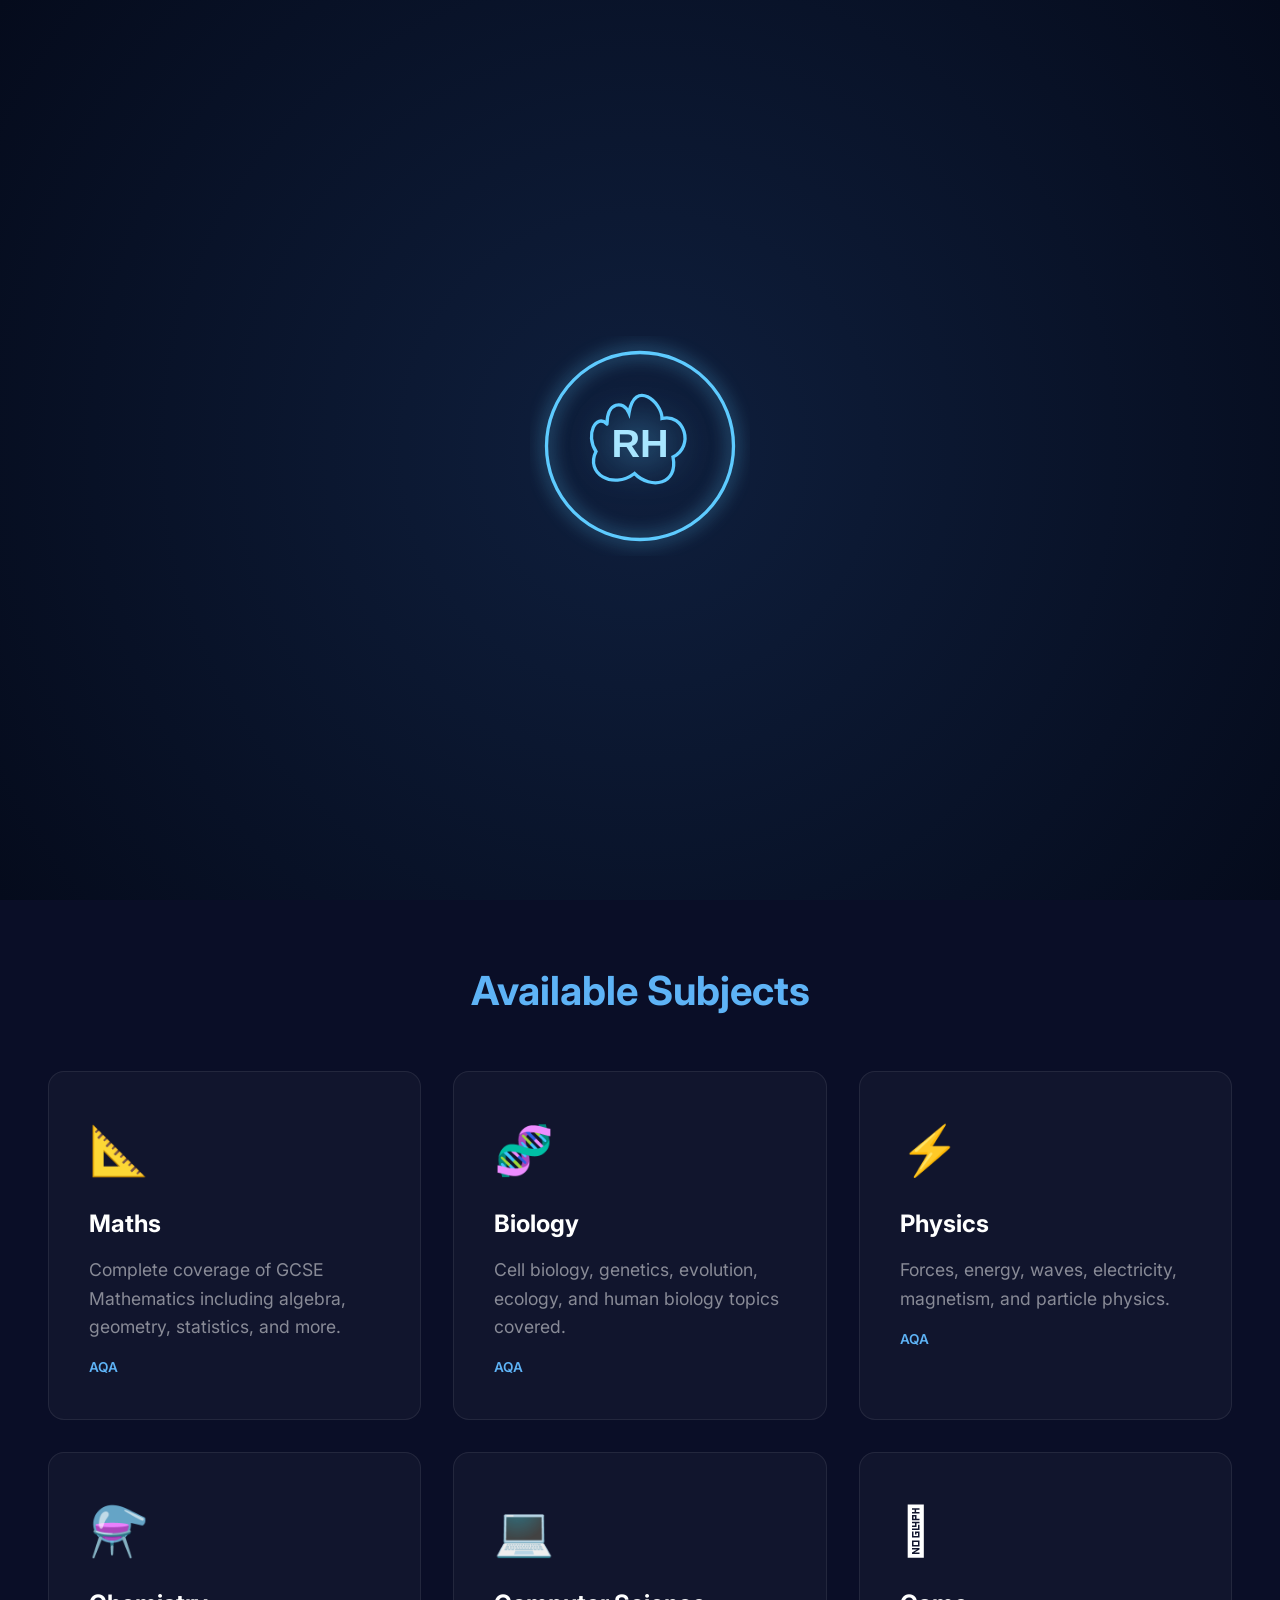
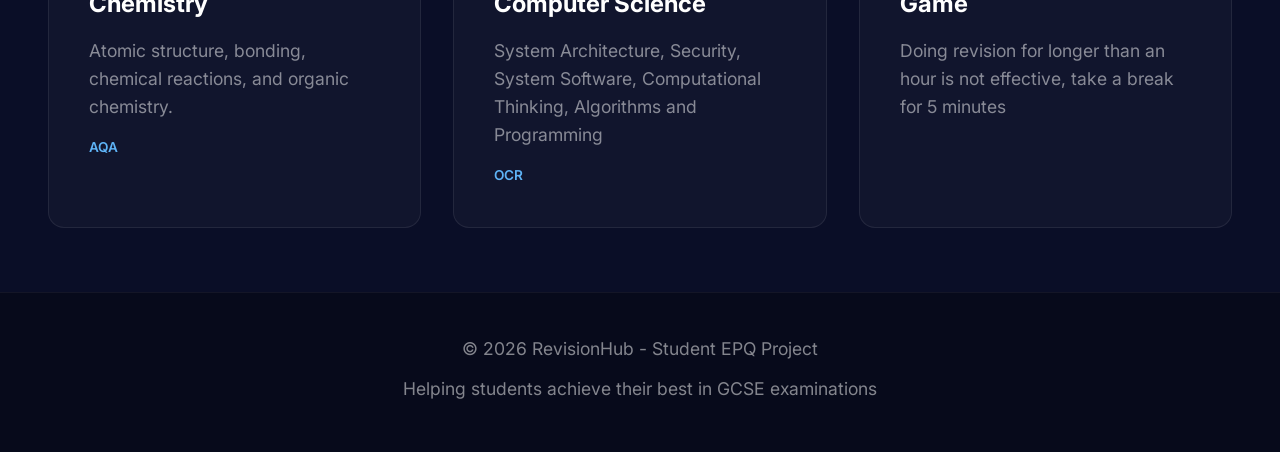
<file: index.html>
<!DOCTYPE html>
<html lang="en">
<head>
    <meta charset="UTF-8">
    <meta name="viewport" content="width=device-width, initial-scale=1.0">
    <title>RevisionHub - GCSE Revision Resources</title>
    <meta name="description" content="RevisionHub provides free, exam board-aligned GCSE revision resources for Mathematics, Sciences, and Computer Science. Student-created EPQ project with active recall techniques.">
    <link rel="icon" type="image/x-icon" href="./assets/images/logo.png">
    <link rel="preconnect" href="https://fonts.googleapis.com">
    <link rel="preconnect" href="https://fonts.gstatic.com" crossorigin>
    <link href="https://fonts.googleapis.com/css2?family=Inter:wght@400;500;600;700&amp;display=swap" rel="stylesheet">
    <link rel="stylesheet" href="./css/main.css">
    <link rel="stylesheet" href="./css/loader.css">
</head>
<body>
   <div class="loader-wrapper">
  <div class="logo-loader">
    <svg viewBox="0 0 200 200" class="logo-svg">

      <!-- Outer ring -->
      <circle cx="100" cy="100" r="85" class="outer-ring"/>

      <!-- Brain outline -->
<path d="M70,80
           C60,70 50,90 60,105
           C50,125 75,140 95,125
           C110,140 135,135 130,110
           C150,100 140,70 120,75
           C120,60 95,39 90,70
           C85,58 70,60 70,80 Z"
        class="brain-outline"/>

      <!-- RH Text -->
      <text x="100" y="110" text-anchor="middle" class="logo-text">
        RH
      </text>

    </svg>
  </div>
</div>
    <header>
        <nav>
            <div class="logo-container">
                <div class="brain-logo">RH</div>
                <div class="logo-text">RevisionHub</div>
            </div>
            <button type="button" class="mobile-menu-btn" id="mobileMenuBtn">☰</button>
            <ul class="nav-links" id="navLinks">
                <li><a href="./index.html" class="active">Home</a></li>
                <li><a href="./pages/subjects.html">Subjects</a></li>
                <li><a href="./pages/my-experience.html">My Experience</a></li>
                <li><a href="./pages/about.html">About</a></li>
                <li><a href="./pages/ask-me.html">Ask Me</a></li>
            </ul>
        </nav>
    </header>

    <section class="hero">
        <div class="hero-content">
            <h1>
                All the <span class="highlight">Revision</span> You Will Ever Need
            </h1>
            <p class="subtitle">
                A student-designed revision website created as part of an EPQ project. It provides structured notes, subject organisation, and active recall techniques for GCSE success.
            </p>
            <div class="exam-boards">
                <span class="board-badge">AQA</span>
                <span class="board-badge">OCR</span>
            </div>
            <a href="pages/subjects.html" class="cta-button">Explore Subjects</a>
        </div>

        <div class="features-box">
            <h2>Key Features</h2>

            <div class="feature">
                <h3><span class="feature-icon">📘</span> Exam Board Focus</h3>
                <p>Resources structured around GCSE specifications.</p>
            </div>

            <div class="feature">
                <h3><span class="feature-icon">🧠</span> Exam Style Questions</h3>
                <p>Past paper questions which prepare for real exams</p>
            </div>

            <div class="feature">
                <h3><span class="feature-icon">⚡</span> Minimal Design</h3>
                <p>Reduces cognitive overload for focused learning.</p>
            </div>
        </div>
    </section>

    <section class="subjects-section">
        <h2 class="section-title">Available Subjects</h2>

        <div class="subjects-grid">
            <a href="subjects/mathematics.html" class="subject-card">
                <div class="subject-icon">📐</div>
                <h3>Maths</h3>
                <p>Complete coverage of GCSE Mathematics including algebra, geometry, statistics, and more.</p>
                <div class="boards">AQA</div>
            </a>

            <a href="subjects/biology.html" class="subject-card">
                <div class="subject-icon">🧬</div>
                <h3>Biology</h3>
                <p>Cell biology, genetics, evolution, ecology, and human biology topics covered.</p>
                <div class="boards">AQA</div>
            </a>
            <a href="subjects/physics.html" class="subject-card">
                <div class="subject-icon">⚡</div>
                <h3>Physics</h3>
                <p>Forces, energy, waves, electricity, magnetism, and particle physics.</p>
                <div class="boards">AQA</div>
            </a>

            <a href="subjects/chemistry.html" class="subject-card">
                <div class="subject-icon">⚗️</div>
                <h3>Chemistry</h3>
                <p>Atomic structure, bonding, chemical reactions, and organic chemistry.</p>
                <div class="boards">AQA</div>
            </a>


            <a href="subjects/computer-science.html" class="subject-card">
                <div class="subject-icon">💻</div>
                <h3>Computer Science</h3>
                <p>System Architecture, Security, System Software, Computational Thinking, Algorithms and Programming</p>
                <div class="boards">OCR</div>
            </a>

            <a href="subjects/game.html" class="subject-card">
                <div class="subject-icon">𓆙</div>
                <h3>Game</h3>
                <p>Doing revision for longer than an hour is not effective, take a break for 5 minutes</p>
            </a>

        </div>
    </section>

    <footer>
        <p>&copy; 2026 RevisionHub - Student EPQ Project</p>
        <p>Helping students achieve their best in GCSE examinations</p>
    </footer>


    <script>
  window.addEventListener("load", function() {
    const loader = document.querySelector(".loader-wrapper");

    setTimeout(() => {
      loader.style.opacity = "0";
      loader.style.transition = "opacity 0.6s ease";

      setTimeout(() => {
        loader.style.display = "none";
      }, 600);
    }, 1800);
  });
</script>

    <script src="js/navigation.js"></script>
</body>
</html>
</file>
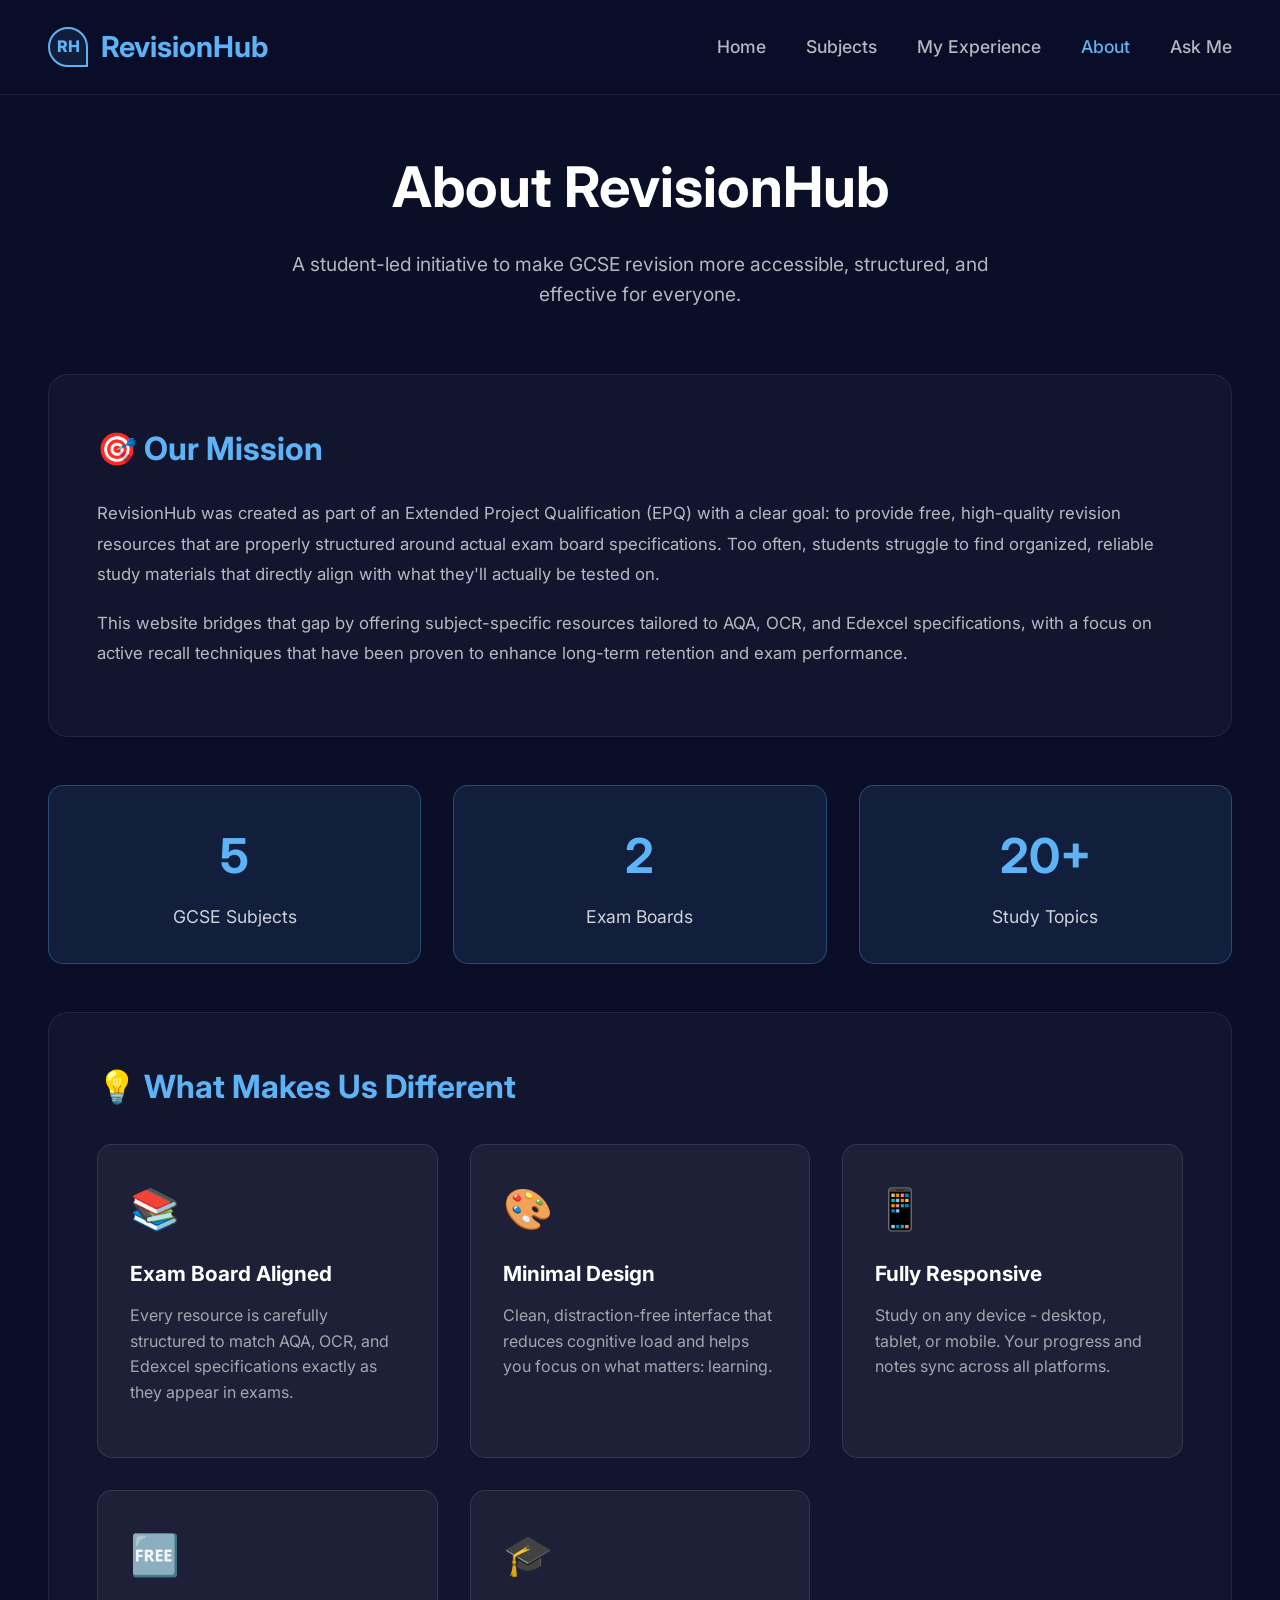
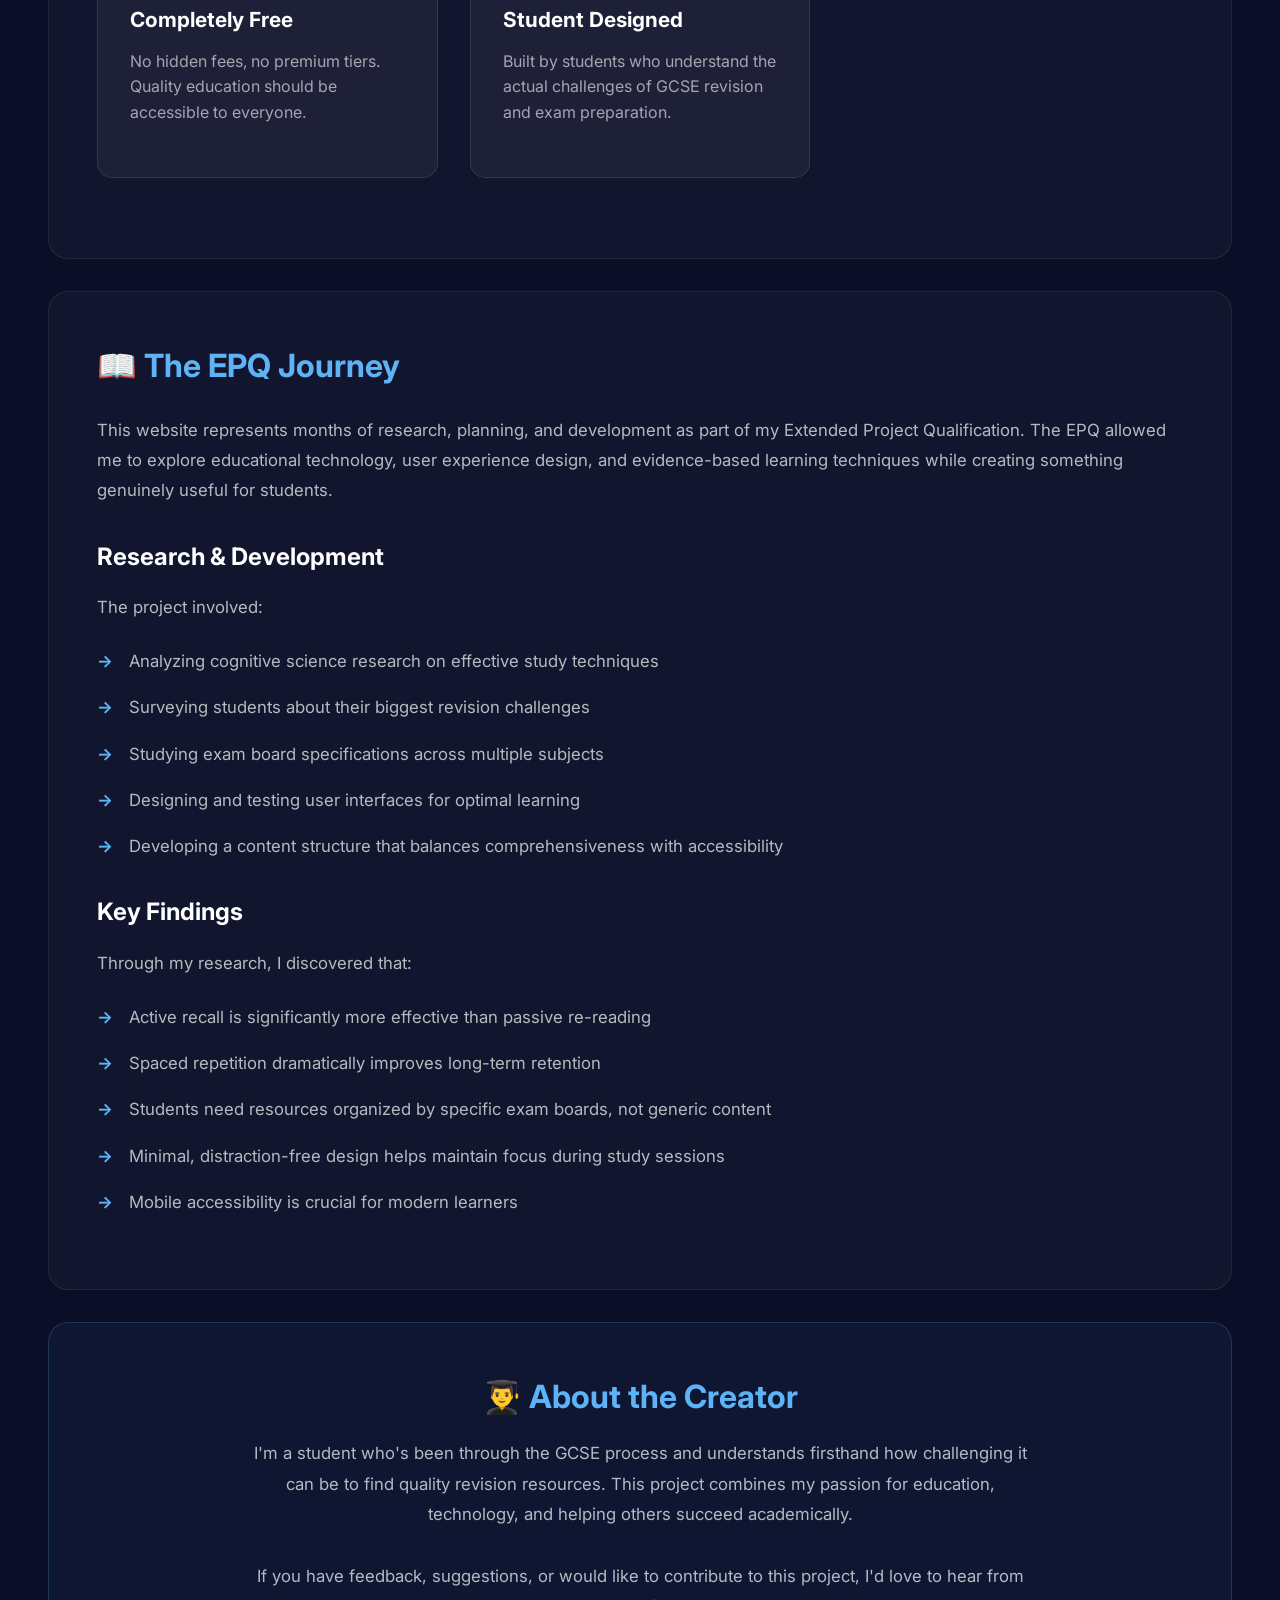
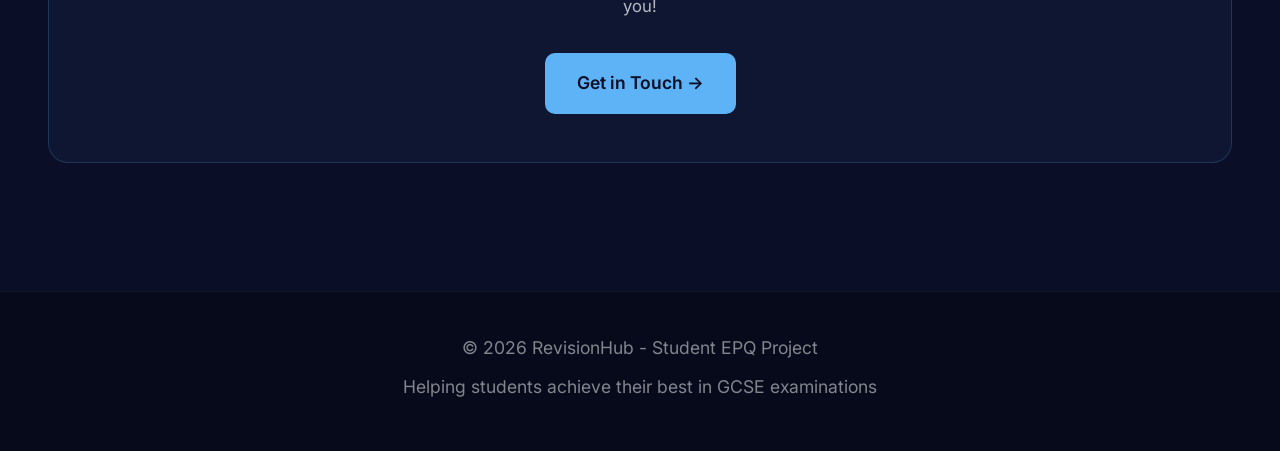
<file: pages/about.html>
<!DOCTYPE html>
<html lang="en">
<head>
    <meta charset="UTF-8">
    <meta name="viewport" content="width=device-width, initial-scale=1.0">
    <title>About RevisionHub - GCSE Tutor</title>
    <meta name="description" content="Learn about RevisionHub, an EPQ project dedicated to providing free, structured GCSE revision resources aligned with exam board specifications.">
    <link rel="icon" type="image/x-icon" href="../assets/images/logo.png">
    <link rel="preconnect" href="https://fonts.googleapis.com">
    <link rel="preconnect" href="https://fonts.gstatic.com" crossorigin>
    <link href="https://fonts.googleapis.com/css2?family=Inter:wght@400;500;600;700&amp;display=swap" rel="stylesheet">
    <link rel="stylesheet" href="../css/main.css">
</head>
<body>
   <header>
        <nav>
            <div class="logo-container">
                <div class="brain-logo">RH</div>
                <div class="logo-text">RevisionHub</div>
            </div>
            <button type="button" class="mobile-menu-btn" id="mobileMenuBtn">☰</button>
            <ul class="nav-links" id="navLinks">
                <li><a href="../index.html">Home</a></li>
                <li><a href="./subjects.html">Subjects</a></li>
                <li><a href="./my-experience.html">My Experience</a></li>
                <li><a href="./about.html" class="active">About</a></li>
                <li><a href="./ask-me.html">Ask Me</a></li>
            </ul>
        </nav>
    </header>

    <div class="page-header page-header-center">
        <h1>About RevisionHub</h1>
        <p>A student-led initiative to make GCSE revision more accessible, structured, and effective for everyone.</p>
    </div>

    <div class="about-content">
        <div class="about-section">
            <h2>🎯 Our Mission</h2>
            <p>
                RevisionHub was created as part of an Extended Project Qualification (EPQ) with a clear goal: to provide free, high-quality revision resources that are properly structured around actual exam board specifications. Too often, students struggle to find organized, reliable study materials that directly align with what they'll actually be tested on.
            </p>
            <p>
                This website bridges that gap by offering subject-specific resources tailored to AQA, OCR, and Edexcel specifications, with a focus on active recall techniques that have been proven to enhance long-term retention and exam performance.
            </p>
        </div>

        <div class="stats-grid">
            <div class="stat-card">
                <div class="stat-number">5</div>
                <div class="stat-label">GCSE Subjects</div>
            </div>
            <div class="stat-card">
                <div class="stat-number">2</div>
                <div class="stat-label">Exam Boards</div>
            </div>
            <div class="stat-card">
                <div class="stat-number">20+</div>
                <div class="stat-label">Study Topics</div>
            </div>
        </div>

        <div class="about-section">
            <h2>💡 What Makes Us Different</h2>
            <div class="features-grid">
                <div class="feature-card">
                    <div class="feature-icon">📚</div>
                    <h4>Exam Board Aligned</h4>
                    <p>Every resource is carefully structured to match AQA, OCR, and Edexcel specifications exactly as they appear in exams.</p>
                </div>
                <div class="feature-card">
                    <div class="feature-icon">🎨</div>
                    <h4>Minimal Design</h4>
                    <p>Clean, distraction-free interface that reduces cognitive load and helps you focus on what matters: learning.</p>
                </div>
                <div class="feature-card">
                    <div class="feature-icon">📱</div>
                    <h4>Fully Responsive</h4>
                    <p>Study on any device - desktop, tablet, or mobile. Your progress and notes sync across all platforms.</p>
                </div>
                <div class="feature-card">
                    <div class="feature-icon">🆓</div>
                    <h4>Completely Free</h4>
                    <p>No hidden fees, no premium tiers. Quality education should be accessible to everyone.</p>
                </div>
                <div class="feature-card">
                    <div class="feature-icon">🎓</div>
                    <h4>Student Designed</h4>
                    <p>Built by students who understand the actual challenges of GCSE revision and exam preparation.</p>
                </div>
            </div>
        </div>

        <div class="about-section">
            <h2>📖 The EPQ Journey</h2>
            <p>
                This website represents months of research, planning, and development as part of my Extended Project Qualification. The EPQ allowed me to explore educational technology, user experience design, and evidence-based learning techniques while creating something genuinely useful for students.
            </p>

            <h3>Research &amp; Development</h3>
            <p>The project involved:</p>
            <ul>
                <li>Analyzing cognitive science research on effective study techniques</li>
                <li>Surveying students about their biggest revision challenges</li>
                <li>Studying exam board specifications across multiple subjects</li>
                <li>Designing and testing user interfaces for optimal learning</li>
                <li>Developing a content structure that balances comprehensiveness with accessibility</li>
            </ul>

            <h3>Key Findings</h3>
            <p>Through my research, I discovered that:</p>
            <ul>
                <li>Active recall is significantly more effective than passive re-reading</li>
                <li>Spaced repetition dramatically improves long-term retention</li>
                <li>Students need resources organized by specific exam boards, not generic content</li>
                <li>Minimal, distraction-free design helps maintain focus during study sessions</li>
                <li>Mobile accessibility is crucial for modern learners</li>
            </ul>
        </div>

        <div class="team-section">
            <h2>👨‍🎓 About the Creator</h2>
            <p>
                I'm a student who's been through the GCSE process and understands firsthand how challenging it can be to find quality revision resources. This project combines my passion for education, technology, and helping others succeed academically.
            </p>
            <p>
                If you have feedback, suggestions, or would like to contribute to this project, I'd love to hear from you!
            </p>
            <a href="./ask-me.html" class="contact-cta">Get in Touch →</a>
        </div>
    </div>

    <footer>
        <p>&copy; 2026 RevisionHub - Student EPQ Project</p>
        <p>Helping students achieve their best in GCSE examinations</p>
    </footer>




    <script src="../js/navigation.js"></script>
</body>
</html>
</file>
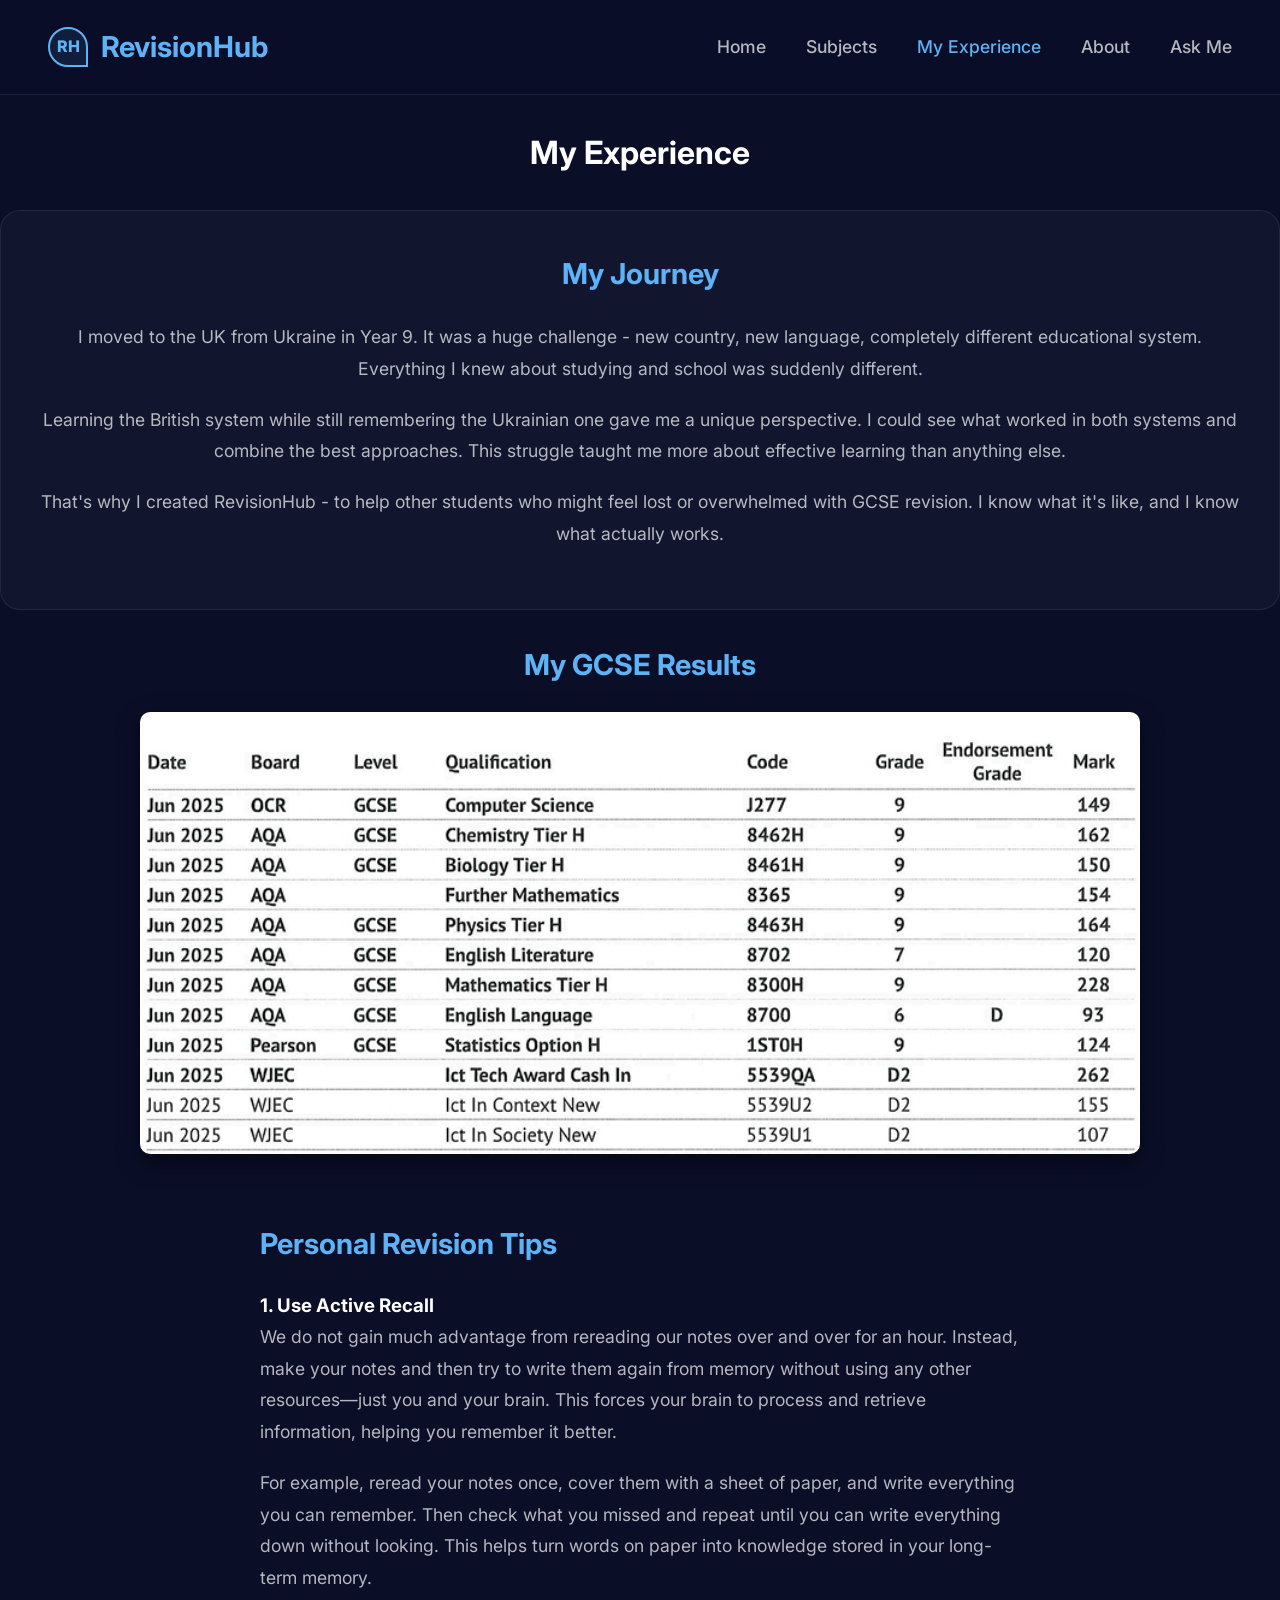
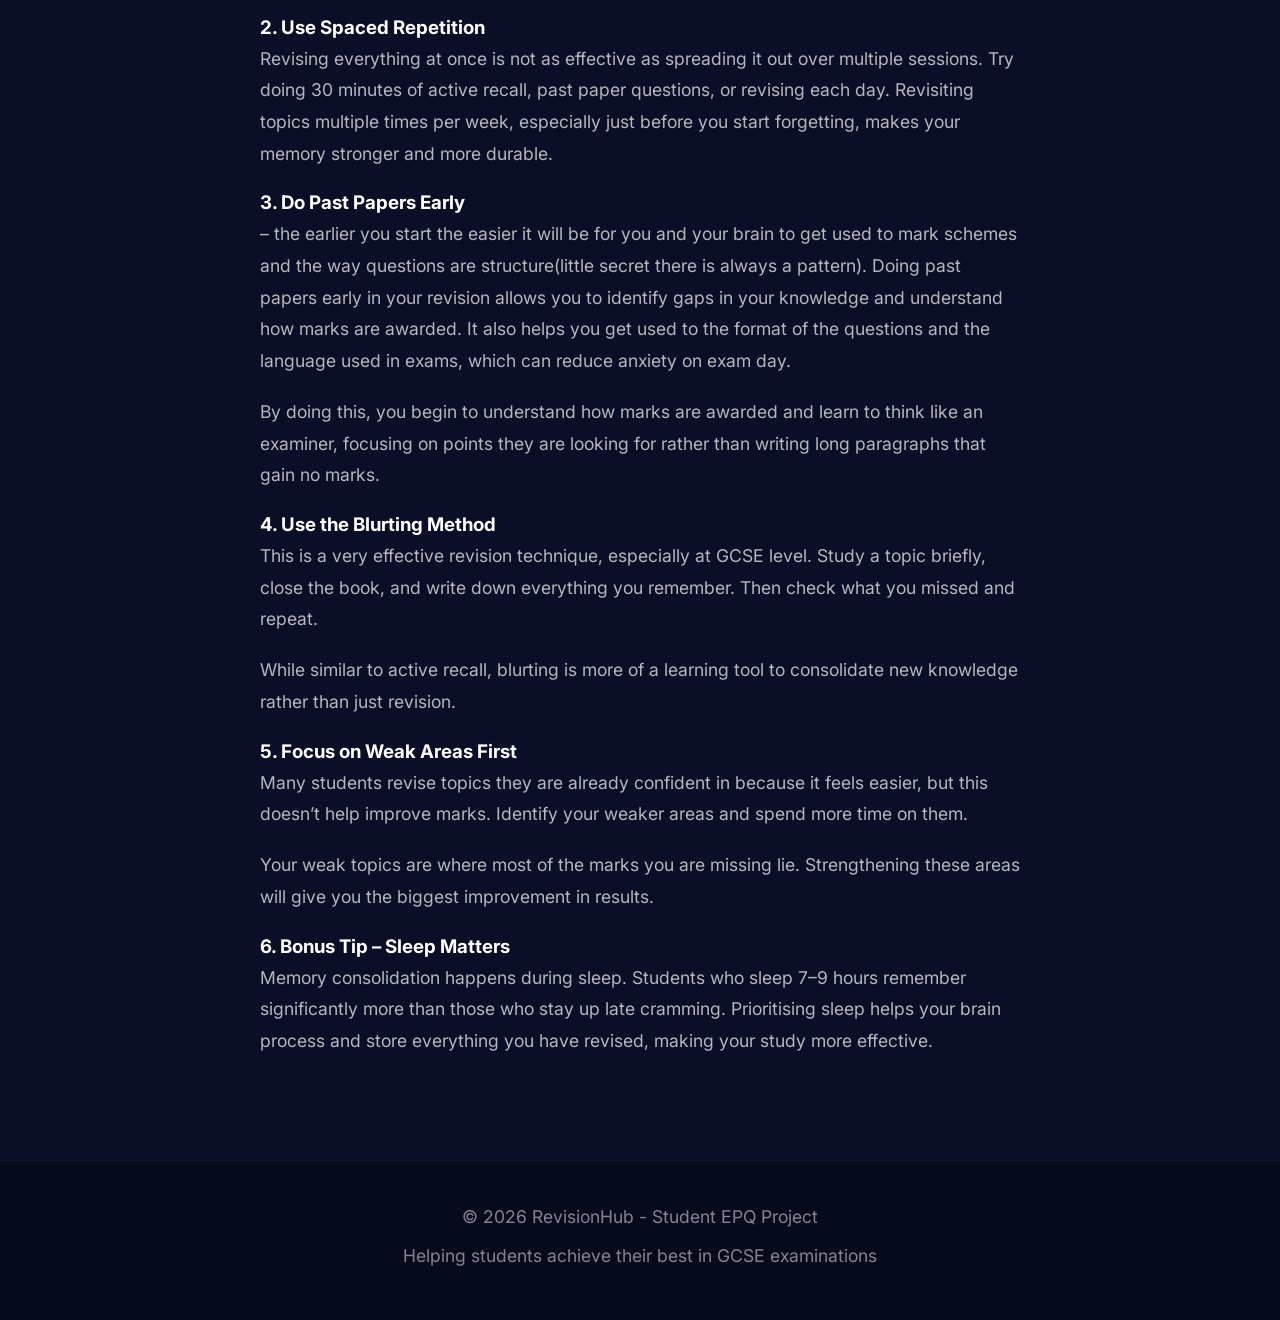
<file: pages/my-experience.html>
<!DOCTYPE html>
<html lang="en">

<head>
    <meta charset="UTF-8">
    <meta name="viewport" content="width=device-width, initial-scale=1.0">
    <title>My Experience - RevisionHub</title>
    <meta name="description" content="Learn about the creator's journey to GCSE success. Discover how moving from Ukraine to the UK shaped unique study perspectives and effective revision strategies.">
    <link rel="icon" type="image/x-icon" href="../assets/images/logo.png">
    <link rel="preconnect" href="https://fonts.googleapis.com">
    <link rel="preconnect" href="https://fonts.gstatic.com" crossorigin>
    <link href="https://fonts.googleapis.com/css2?family=Inter:wght@400;500;600;700&amp;display=swap" rel="stylesheet">
    <link rel="stylesheet" href="../css/main.css">
</head>

<body>
    <header>
        <nav>
            <div class="logo-container">
                <div class="brain-logo">RH</div>
                <div class="logo-text">RevisionHub</div>
            </div>
            <button type="button" class="mobile-menu-btn" id="mobileMenuBtn">☰</button>
            <ul class="nav-links" id="navLinks">
                <li><a href="../index.html">Home</a></li>
                <li><a href="./subjects.html">Subjects</a></li>
                <li><a href="./my-experience.html" class="active">My Experience</a></li>
                <li><a href="./about.html">About</a></li>
                <li><a href="./ask-me.html">Ask Me</a></li>
            </ul>
        </nav>
    </header>

    <div class="journey">
        <h1 class="journey-title">My Experience</h1>

        <div class="section-journey">
            <h2>My Journey</h2>
            <p>
                I moved to the UK from Ukraine in Year 9. It was a huge challenge - new country, new language,
                completely different educational system. Everything I knew about studying and school was suddenly
                different.
            </p>
            <p>
                Learning the British system while still remembering the Ukrainian one gave me a unique perspective. I
                could see what worked in both systems and combine the best approaches. This struggle taught me more
                about effective learning than anything else.
            </p>
            <p>
                That's why I created RevisionHub - to help other students who might feel lost or overwhelmed with GCSE
                revision. I know what it's like, and I know what actually works.
            </p>
        </div>

        <div class="card">
            <h2>My GCSE Results</h2>

            <div class="results-image">
                <img src="../assets/images/results.jpg" alt="My GCSE Results">
            </div>



        </div>

    </div>

    <div class="personal-tips">
      <h2>Personal Revision Tips</h2>

    <h3>1. Use Active Recall</h3>
    <p>
        We do not gain much advantage from rereading our notes over and over for an hour. Instead, make your notes and then try to write them again from memory without using any other resources—just you and your brain. This forces your brain to process and retrieve information, helping you remember it better.
    </p>
    <p>
        For example, reread your notes once, cover them with a sheet of paper, and write everything you can remember. Then check what you missed and repeat until you can write everything down without looking. This helps turn words on paper into knowledge stored in your long-term memory.
    </p>

    <h3>2. Use Spaced Repetition</h3>
    <p>
        Revising everything at once is not as effective as spreading it out over multiple sessions. Try doing 30 minutes of active recall, past paper questions, or revising each day. Revisiting topics multiple times per week, especially just before you start forgetting, makes your memory stronger and more durable.
    </p>

    <h3>3. Do Past Papers Early</h3>
    <p>
        – the earlier you start the easier it will be for you and your brain to get used to mark schemes and the way questions are structure(little secret there is always a pattern). Doing past papers early in your revision allows you to identify gaps in your knowledge and understand how marks are awarded. It also helps you get used to the format of the questions and the language used in exams, which can reduce anxiety on exam day.
    </p>
    <p>
        By doing this, you begin to understand how marks are awarded and learn to think like an examiner, focusing on points they are looking for rather than writing long paragraphs that gain no marks.
    </p>

    <h3>4. Use the Blurting Method</h3>
    <p>
        This is a very effective revision technique, especially at GCSE level. Study a topic briefly, close the book, and write down everything you remember. Then check what you missed and repeat.
    </p>
    <p>
        While similar to active recall, blurting is more of a learning tool to consolidate new knowledge rather than just revision.
    </p>

    <h3>5. Focus on Weak Areas First</h3>
    <p>
        Many students revise topics they are already confident in because it feels easier, but this doesn’t help improve marks. Identify your weaker areas and spend more time on them.
    </p>
    <p>
        Your weak topics are where most of the marks you are missing lie. Strengthening these areas will give you the biggest improvement in results.
    </p>

    <h3>6. Bonus Tip – Sleep Matters</h3>
    <p>
        Memory consolidation happens during sleep. Students who sleep 7–9 hours remember significantly more than those who stay up late cramming. Prioritising sleep helps your brain process and store everything you have revised, making your study more effective.
    </p>
</div>



        <footer>
            <p>&copy; 2026 RevisionHub - Student EPQ Project</p>
            <p>Helping students achieve their best in GCSE examinations</p>
        </footer>

        <script src="../js/navigation.js"></script>
</body>

</html>
</file>
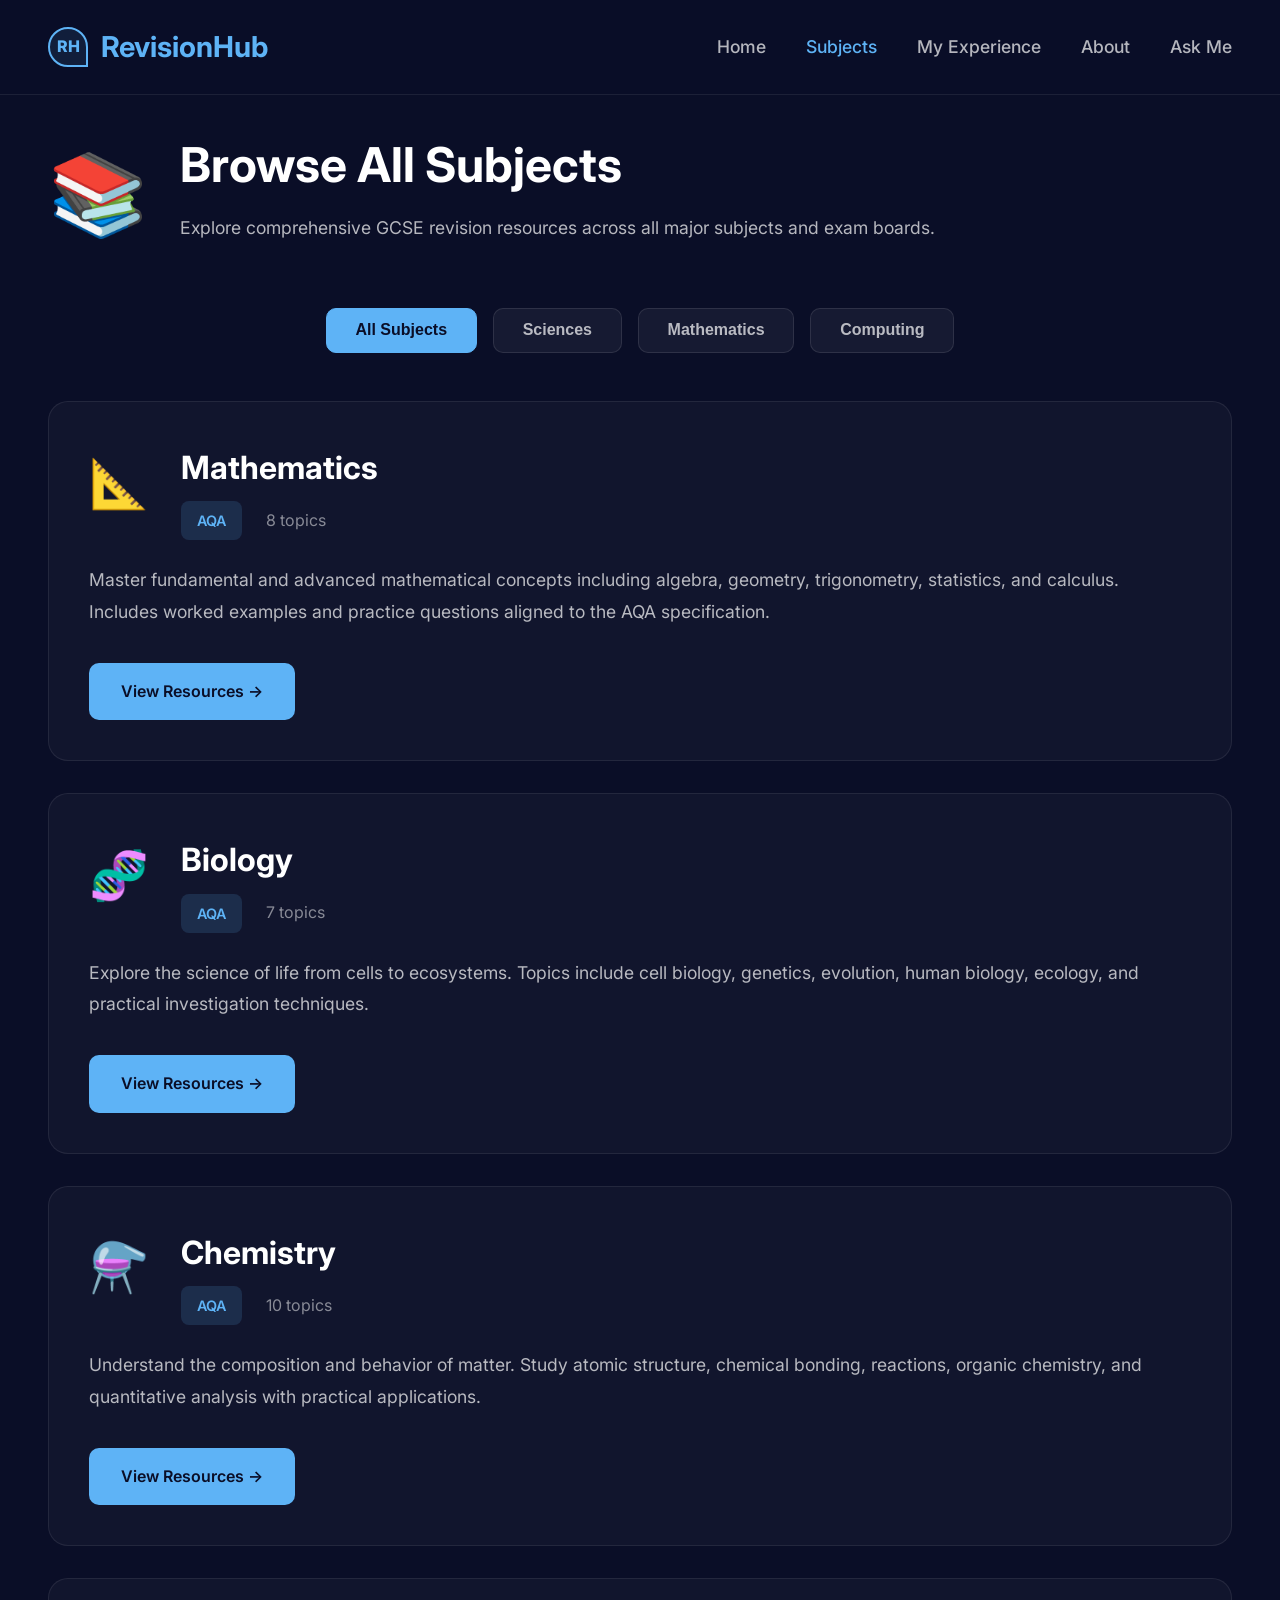
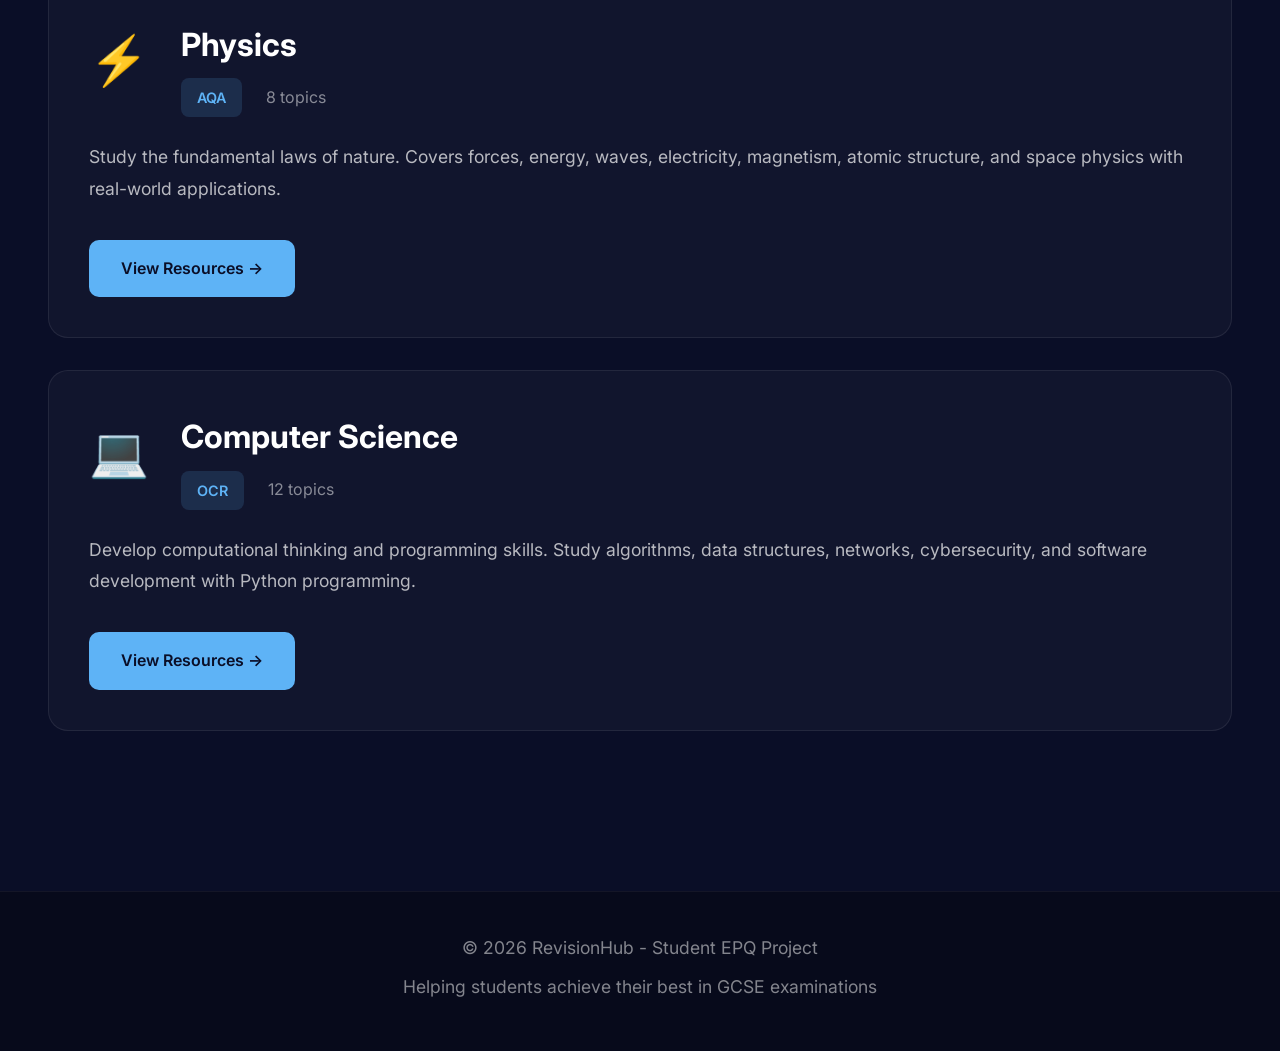
<file: pages/subjects.html>
<!DOCTYPE html>
<html lang="en">
<head>
    <meta charset="UTF-8">
    <meta name="viewport" content="width=device-width, initial-scale=1.0">
    <title>Browse All Subjects - RevisionHub</title>
    <meta name="description" content="Explore comprehensive GCSE revision resources across Mathematics, Sciences, and Computer Science. Filter by subject and find exam board-specific study materials.">
    <link rel="icon" type="image/x-icon" href="../assets/images/logo.png">
    <link rel="preconnect" href="https://fonts.googleapis.com">
    <link rel="preconnect" href="https://fonts.gstatic.com" crossorigin>
    <link href="https://fonts.googleapis.com/css2?family=Inter:wght@400;500;600;700&amp;display=swap" rel="stylesheet">
    <link rel="stylesheet" href="../css/main.css">
</head>
<body>
    <header>
        <nav>
            <div class="logo-container">
                <div class="brain-logo">RH</div>
                <div class="logo-text">RevisionHub</div>
            </div>
            <button type="button" class="mobile-menu-btn" id="mobileMenuBtn">☰</button>
            <ul class="nav-links" id="navLinks">
                <li><a href="../index.html">Home</a></li>
                <li><a href="subjects.html" class="active">Subjects</a></li>
                <li><a href="my-experience.html">My Experience</a></li>
                <li><a href="about.html">About</a></li>
                <li><a href="ask-me.html">Ask Me</a></li>
            </ul>
        </nav>
    </header>

    <div class="page-header">
        <div class="subject-icon-large">📚</div>
        <div class="header-content">
            <h1>Browse All Subjects</h1>
            <p class="header-description">Explore comprehensive GCSE revision resources across all major subjects and exam boards.</p>
        </div>
    </div>

    <div class="filter-section">
        <div class="filter-tabs">
            <button type="button" class="filter-tab active" onclick="filterSubjects('all')">All Subjects</button>
            <button type="button" class="filter-tab" onclick="filterSubjects('sciences')">Sciences</button>
            <button type="button" class="filter-tab" onclick="filterSubjects('maths')">Mathematics</button>
            <button type="button" class="filter-tab" onclick="filterSubjects('computing')">Computing</button>
        </div>
    </div>

    <div class="subjects-container">
        <div class="subject-card-detailed" data-category="maths">
            <div class="subject-header">
                <div class="subject-icon">📐</div>
                <div class="subject-info">
                    <h3>Mathematics</h3>
                    <div class="subject-meta">
                        <span class="exam-board-badge">AQA</span>
                        <span class="topic-count">8 topics</span>
                    </div>
                </div>
            </div>
            <p>Master fundamental and advanced mathematical concepts including algebra, geometry, trigonometry, statistics, and calculus. Includes worked examples and practice questions aligned to the AQA specification.</p>
            <a href="../subjects/mathematics.html" class="view-resources-btn">View Resources →</a>
        </div>

        <div class="subject-card-detailed" data-category="sciences">
            <div class="subject-header">
                <div class="subject-icon">🧬</div>
                <div class="subject-info">
                    <h3>Biology</h3>
                    <div class="subject-meta">
                        <span class="exam-board-badge">AQA</span>
                        <span class="topic-count">7 topics</span>
                    </div>
                </div>
            </div>
            <p>Explore the science of life from cells to ecosystems. Topics include cell biology, genetics, evolution, human biology, ecology, and practical investigation techniques.</p>
            <a href="../subjects/biology.html" class="view-resources-btn">View Resources →</a>
        </div>

        <div class="subject-card-detailed" data-category="sciences">
            <div class="subject-header">
                <div class="subject-icon">⚗️</div>
                <div class="subject-info">
                    <h3>Chemistry</h3>
                    <div class="subject-meta">
                        <span class="exam-board-badge">AQA</span>
                        <span class="topic-count">10 topics</span>
                    </div>
                </div>
            </div>
            <p>Understand the composition and behavior of matter. Study atomic structure, chemical bonding, reactions, organic chemistry, and quantitative analysis with practical applications.</p>
            <a href="../subjects/chemistry.html" class="view-resources-btn">View Resources →</a>
        </div>

        <div class="subject-card-detailed" data-category="sciences">
            <div class="subject-header">
                <div class="subject-icon">⚡</div>
                <div class="subject-info">
                    <h3>Physics</h3>
                    <div class="subject-meta">
                        <span class="exam-board-badge">AQA</span>
                        <span class="topic-count">8 topics</span>
                    </div>
                </div>
            </div>
            <p>Study the fundamental laws of nature. Covers forces, energy, waves, electricity, magnetism, atomic structure, and space physics with real-world applications.</p>
            <a href="../subjects/physics.html" class="view-resources-btn">View Resources →</a>
        </div>

        <div class="subject-card-detailed" data-category="computing">
            <div class="subject-header">
                <div class="subject-icon">💻</div>
                <div class="subject-info">
                    <h3>Computer Science</h3>
                    <div class="subject-meta">
                        <span class="exam-board-badge">OCR</span>
                        <span class="topic-count">12 topics</span>
                    </div>
                </div>
            </div>
            <p>Develop computational thinking and programming skills. Study algorithms, data structures, networks, cybersecurity, and software development with Python programming.</p>
            <a href="../subjects/computer-science.html" class="view-resources-btn">View Resources →</a>
        </div>
    </div>

    <footer>
        <p>&copy; 2026 RevisionHub - Student EPQ Project</p>
        <p>Helping students achieve their best in GCSE examinations</p>
    </footer>

    <script src="../js/navigation.js"></script>
    <script src="../js/filter.js" ></script>
</body>
</html>
</file>
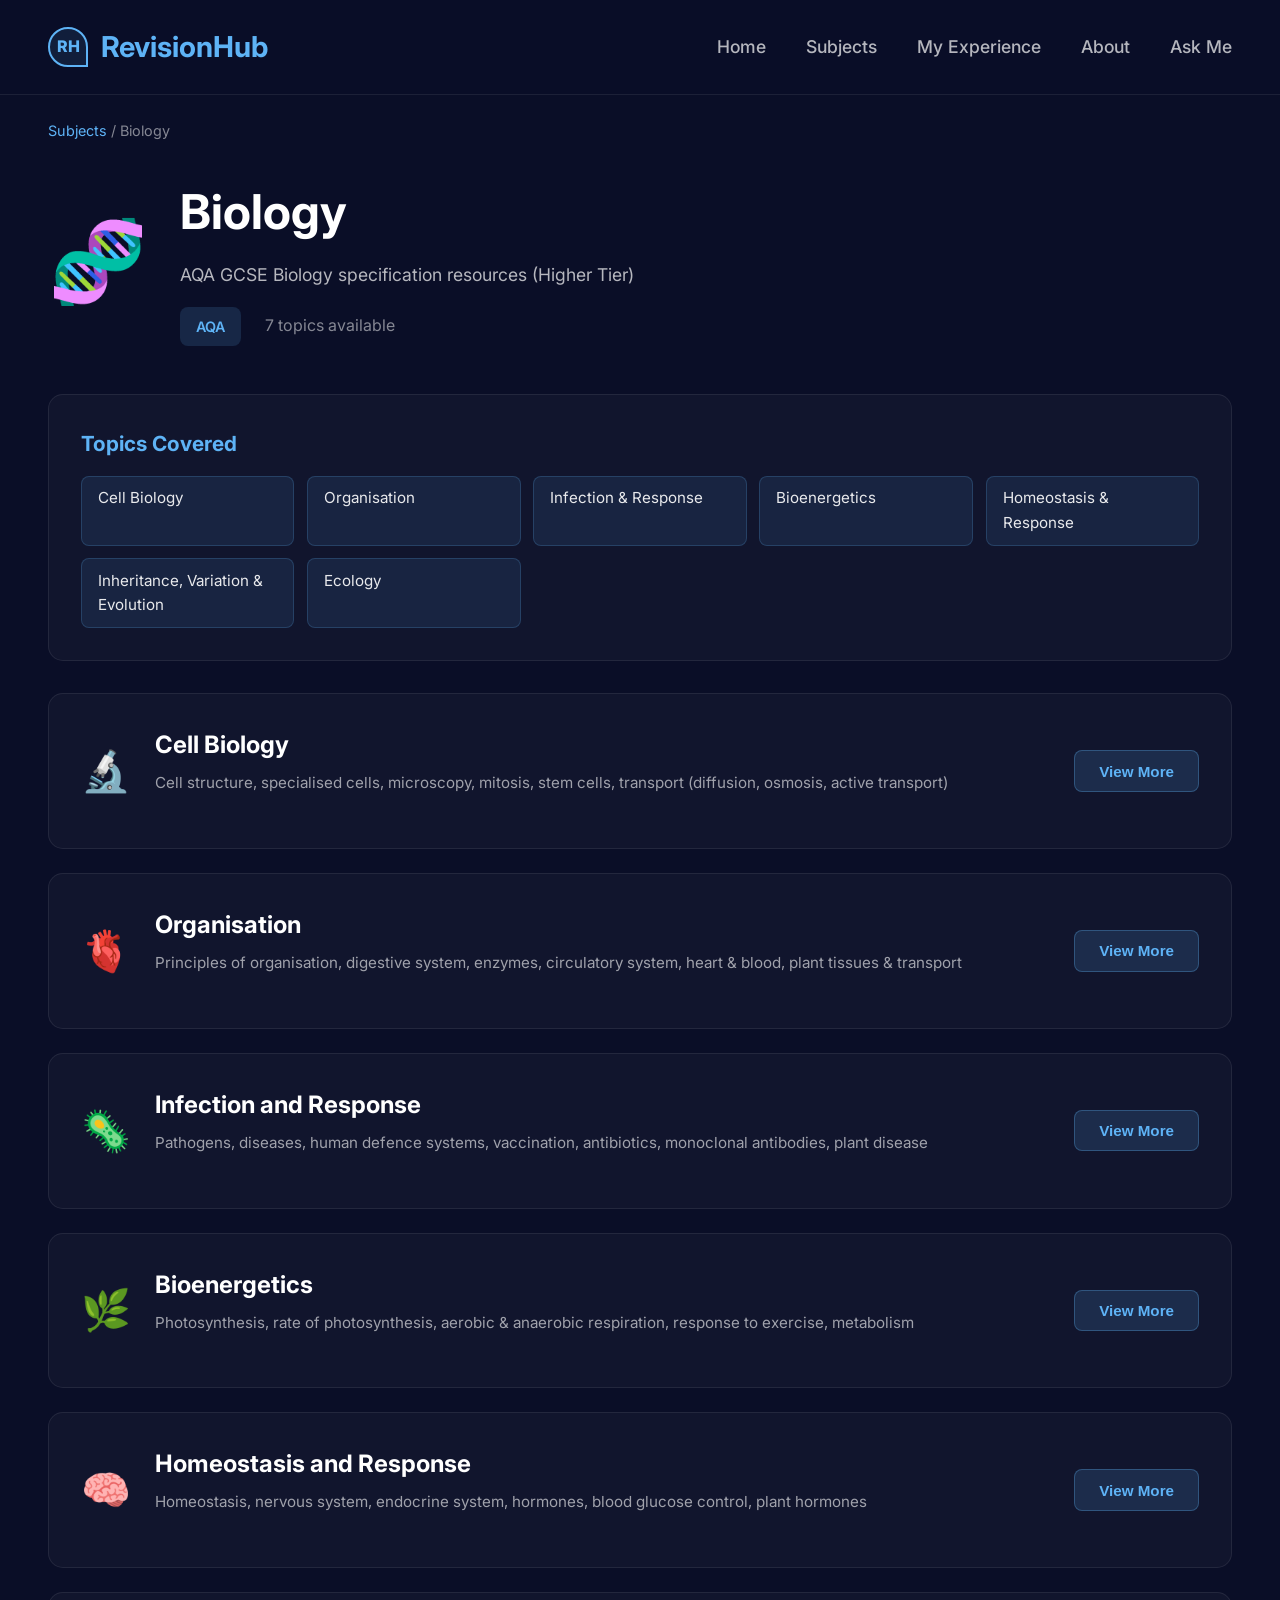
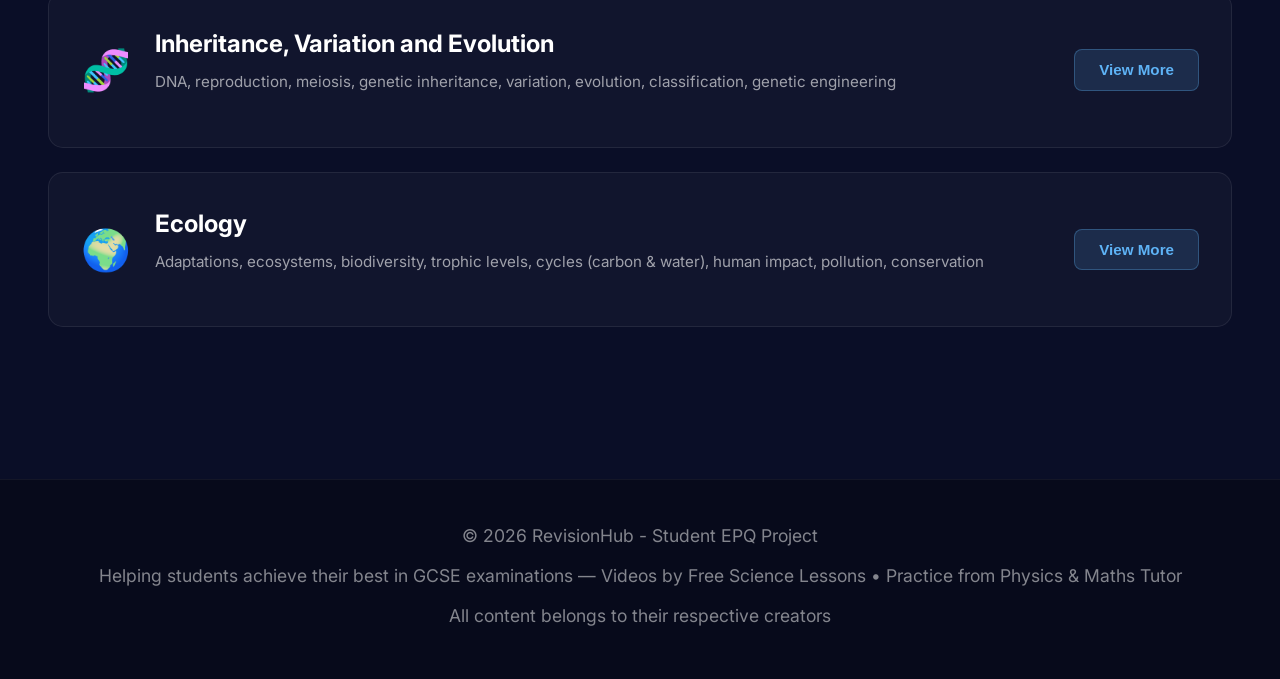
<file: subjects/biology.html>
<!DOCTYPE html>
<html lang="en">
<head>
    <meta charset="UTF-8">
    <meta name="viewport" content="width=device-width, initial-scale=1.0">
    <title>Biology Revision - RevisionHub</title>
    <meta name="description" content="GCSE Biology revision covering cell biology, genetics, evolution, ecology, and human body systems. AQA exam board resources and study guides.">
    <link rel="icon" type="image/x-icon" href="../assets/images/logo.png">
    <link rel="preconnect" href="https://fonts.googleapis.com">
    <link rel="preconnect" href="https://fonts.gstatic.com" crossorigin>
    <link href="https://fonts.googleapis.com/css2?family=Inter:wght@400;500;600;700&amp;display=swap" rel="stylesheet">
    <link rel="stylesheet" href="../css/main.css">
</head>
<body>
    <header>
        <nav>
            <div class="logo-container">
                <div class="brain-logo">RH</div>
                <div class="logo-text">RevisionHub</div>
            </div>
            <button type="button" class="mobile-menu-btn" id="mobileMenuBtn">☰</button>
            <ul class="nav-links" id="navLinks">
                <li><a href="../index.html">Home</a></li>
                <li><a href="../pages/subjects.html">Subjects</a></li>
                <li><a href="../pages/my-experience.html">My Experience</a></li>
                <li><a href="../pages/about.html">About</a></li>
                <li><a href="../pages/ask-me.html">Ask Me</a></li>
            </ul>
        </nav>
    </header>

    <div class="breadcrumb">
        <a href="../pages/subjects.html">Subjects</a> / Biology
    </div>

    <div class="page-header">
        <div class="subject-icon-large">🧬</div>
        <div class="header-content">
            <h1>Biology</h1>
            <p class="header-description">AQA GCSE Biology specification resources (Higher Tier)</p>
            <div class="header-meta">
                <span class="exam-board-badge">AQA</span>
                <span class="topic-count">7 topics available</span>
            </div>
        </div>
    </div>

    <div class="topics-list-section">
        <div class="topics-list">
            <h3>Topics Covered</h3>
            <div class="topics-grid">
                <div class="topic-tag">Cell Biology</div>
                <div class="topic-tag">Organisation</div>
                <div class="topic-tag">Infection &amp; Response</div>
                <div class="topic-tag">Bioenergetics</div>
                <div class="topic-tag">Homeostasis &amp; Response</div>
                <div class="topic-tag">Inheritance, Variation &amp; Evolution</div>
                <div class="topic-tag">Ecology</div>
            </div>
        </div>
    </div>

    <div class="main-content">
        <div class="topic-card">
            <div class="topic-card-header" onclick="toggleCard(this)">
                <div class="topic-info">
                    <span class="topic-icon">🔬</span>
                    <div class="topic-title">
                        <h3>Cell Biology</h3>
                        <p class="topic-description">Cell structure, specialised cells, microscopy, mitosis, stem cells, transport (diffusion, osmosis, active transport)</p>
                    </div>
                </div>
                <button type="button" class="view-more-btn">View More</button>
            </div>
            <div class="topic-card-content">
                <div class="topic-actions">
                    <a href="https://www.youtube.com/playlist?list=PL9IouNCPbCxVU74eQtCcqbaQdYmwzAnlC" target="_blank" class="action-btn">🎥 Free Science Lessons Playlist</a>
                    <a href="https://www.physicsandmathstutor.com/biology-revision/gcse-aqa/cell-biology/" target="_blank" class="action-btn secondary">📝 Practice Questions (PMT)</a>
                </div>
            </div>
        </div>

        <div class="topic-card">
            <div class="topic-card-header" onclick="toggleCard(this)">
                <div class="topic-info">
                    <span class="topic-icon">🫀</span>
                    <div class="topic-title">
                        <h3>Organisation</h3>
                        <p class="topic-description">Principles of organisation, digestive system, enzymes, circulatory system, heart &amp; blood, plant tissues &amp; transport</p>
                    </div>
                </div>
                <button type="button" class="view-more-btn">View More</button>
            </div>
            <div class="topic-card-content">
                <div class="topic-actions">
                    <a href="https://www.youtube.com/playlist?list=PL9IouNCPbCxXGDt3ATU1xM_X_F8JghPCB" target="_blank" class="action-btn">🎥 Free Science Lessons Playlist</a>
                    <a href="https://www.physicsandmathstutor.com/biology-revision/gcse-aqa/organisation/" target="_blank" class="action-btn secondary">📝 Practice Questions (PMT)</a>
                </div>
            </div>
        </div>

        <div class="topic-card">
            <div class="topic-card-header" onclick="toggleCard(this)">
                <div class="topic-info">
                    <span class="topic-icon">🦠</span>
                    <div class="topic-title">
                        <h3>Infection and Response</h3>
                        <p class="topic-description">Pathogens, diseases, human defence systems, vaccination, antibiotics, monoclonal antibodies, plant disease</p>
                    </div>
                </div>
                <button type="button" class="view-more-btn">View More</button>
            </div>
            <div class="topic-card-content">
                <div class="topic-actions">
                    <a href="https://www.youtube.com/playlist?list=PL9IouNCPbCxVQPNgqka5bSs-IWe3L6OD8" target="_blank" class="action-btn">🎥 Free Science Lessons Playlist</a>
                    <a href="https://www.physicsandmathstutor.com/biology-revision/gcse-aqa/infection-and-response/" target="_blank" class="action-btn secondary">📝 Practice Questions (PMT)</a>
                </div>
            </div>
        </div>

        <div class="topic-card">
            <div class="topic-card-header" onclick="toggleCard(this)">
                <div class="topic-info">
                    <span class="topic-icon">🌿</span>
                    <div class="topic-title">
                        <h3>Bioenergetics</h3>
                        <p class="topic-description">Photosynthesis, rate of photosynthesis, aerobic &amp; anaerobic respiration, response to exercise, metabolism</p>
                    </div>
                </div>
                <button type="button" class="view-more-btn">View More</button>
            </div>
            <div class="topic-card-content">
                <div class="topic-actions">
                    <a href="https://www.youtube.com/playlist?list=PL9IouNCPbCxXVpEqkFRN5Jq8ZZTBBRWUz" target="_blank" class="action-btn">🎥 Free Science Lessons Playlist</a>
                    <a href="https://www.physicsandmathstutor.com/biology-revision/gcse-aqa/bioenergetics/" target="_blank" class="action-btn secondary">📝 Practice Questions (PMT)</a>
                </div>
            </div>
        </div>

        <div class="topic-card">
            <div class="topic-card-header" onclick="toggleCard(this)">
                <div class="topic-info">
                    <span class="topic-icon">🧠</span>
                    <div class="topic-title">
                        <h3>Homeostasis and Response</h3>
                        <p class="topic-description">Homeostasis, nervous system, endocrine system, hormones, blood glucose control, plant hormones</p>
                    </div>
                </div>
                <button type="button" class="view-more-btn">View More</button>
            </div>
            <div class="topic-card-content">
                <div class="topic-actions">
                    <a href="https://www.youtube.com/playlist?list=PL9IouNCPbCxW3lptxS1yHCP2I9YDfM2co" target="_blank" class="action-btn">🎥 Free Science Lessons Playlist</a>
                    <a href="https://www.physicsandmathstutor.com/biology-revision/gcse-aqa/homeostasis-and-response/" target="_blank" class="action-btn secondary">📝 Practice Questions (PMT)</a>
                </div>
            </div>
        </div>

        <div class="topic-card">
            <div class="topic-card-header" onclick="toggleCard(this)">
                <div class="topic-info">
                    <span class="topic-icon">🧬</span>
                    <div class="topic-title">
                        <h3>Inheritance, Variation and Evolution</h3>
                        <p class="topic-description">DNA, reproduction, meiosis, genetic inheritance, variation, evolution, classification, genetic engineering</p>
                    </div>
                </div>
                <button type="button" class="view-more-btn">View More</button>
            </div>
            <div class="topic-card-content">
                <div class="topic-actions">
                    <a href="https://www.youtube.com/playlist?list=PL9IouNCPbCxXqJycGYKJhk2PMKICNBBZ8" target="_blank" class="action-btn">🎥 Free Science Lessons Playlist (Variation &amp; Evolution)</a>
                    <a href="https://www.youtube.com/playlist?list=PL9IouNCPbCxWt28Bifo2jK9xn-ym956sf" target="_blank" class="action-btn">🎥 Inheritance Playlist</a>
                    <a href="https://www.physicsandmathstutor.com/biology-revision/gcse-aqa/inheritance-variation-and-evolution/" target="_blank" class="action-btn secondary">📝 Practice Questions (PMT)</a>
                </div>
            </div>
        </div>

        <div class="topic-card">
            <div class="topic-card-header" onclick="toggleCard(this)">
                <div class="topic-info">
                    <span class="topic-icon">🌍</span>
                    <div class="topic-title">
                        <h3>Ecology</h3>
                        <p class="topic-description">Adaptations, ecosystems, biodiversity, trophic levels, cycles (carbon &amp; water), human impact, pollution, conservation</p>
                    </div>
                </div>
                <button type="button" class="view-more-btn">View More</button>
            </div>
            <div class="topic-card-content">
                <div class="topic-actions">
                    <a href="https://www.youtube.com/results?search_query=free+science+lessons+gcse+biology+ecology+aqa" target="_blank" class="action-btn">🎥 Free Science Lessons Videos (Search)</a>
                    <a href="https://www.physicsandmathstutor.com/biology-revision/gcse-aqa/ecology/" target="_blank" class="action-btn secondary">📝 Practice Questions (PMT)</a>
                </div>
            </div>
        </div>
    </div>

    <footer>
        <p>© 2026 RevisionHub - Student EPQ Project</p>
        <p>Helping students achieve their best in GCSE examinations — Videos by Free Science Lessons • Practice from Physics &amp; Maths Tutor</p>
        <p>All content belongs to their respective creators</p>
    </footer>

    <script src="../js/navigation.js"></script>
    <script src="../js/accordion.js"></script>
</body>
</html>
</file>
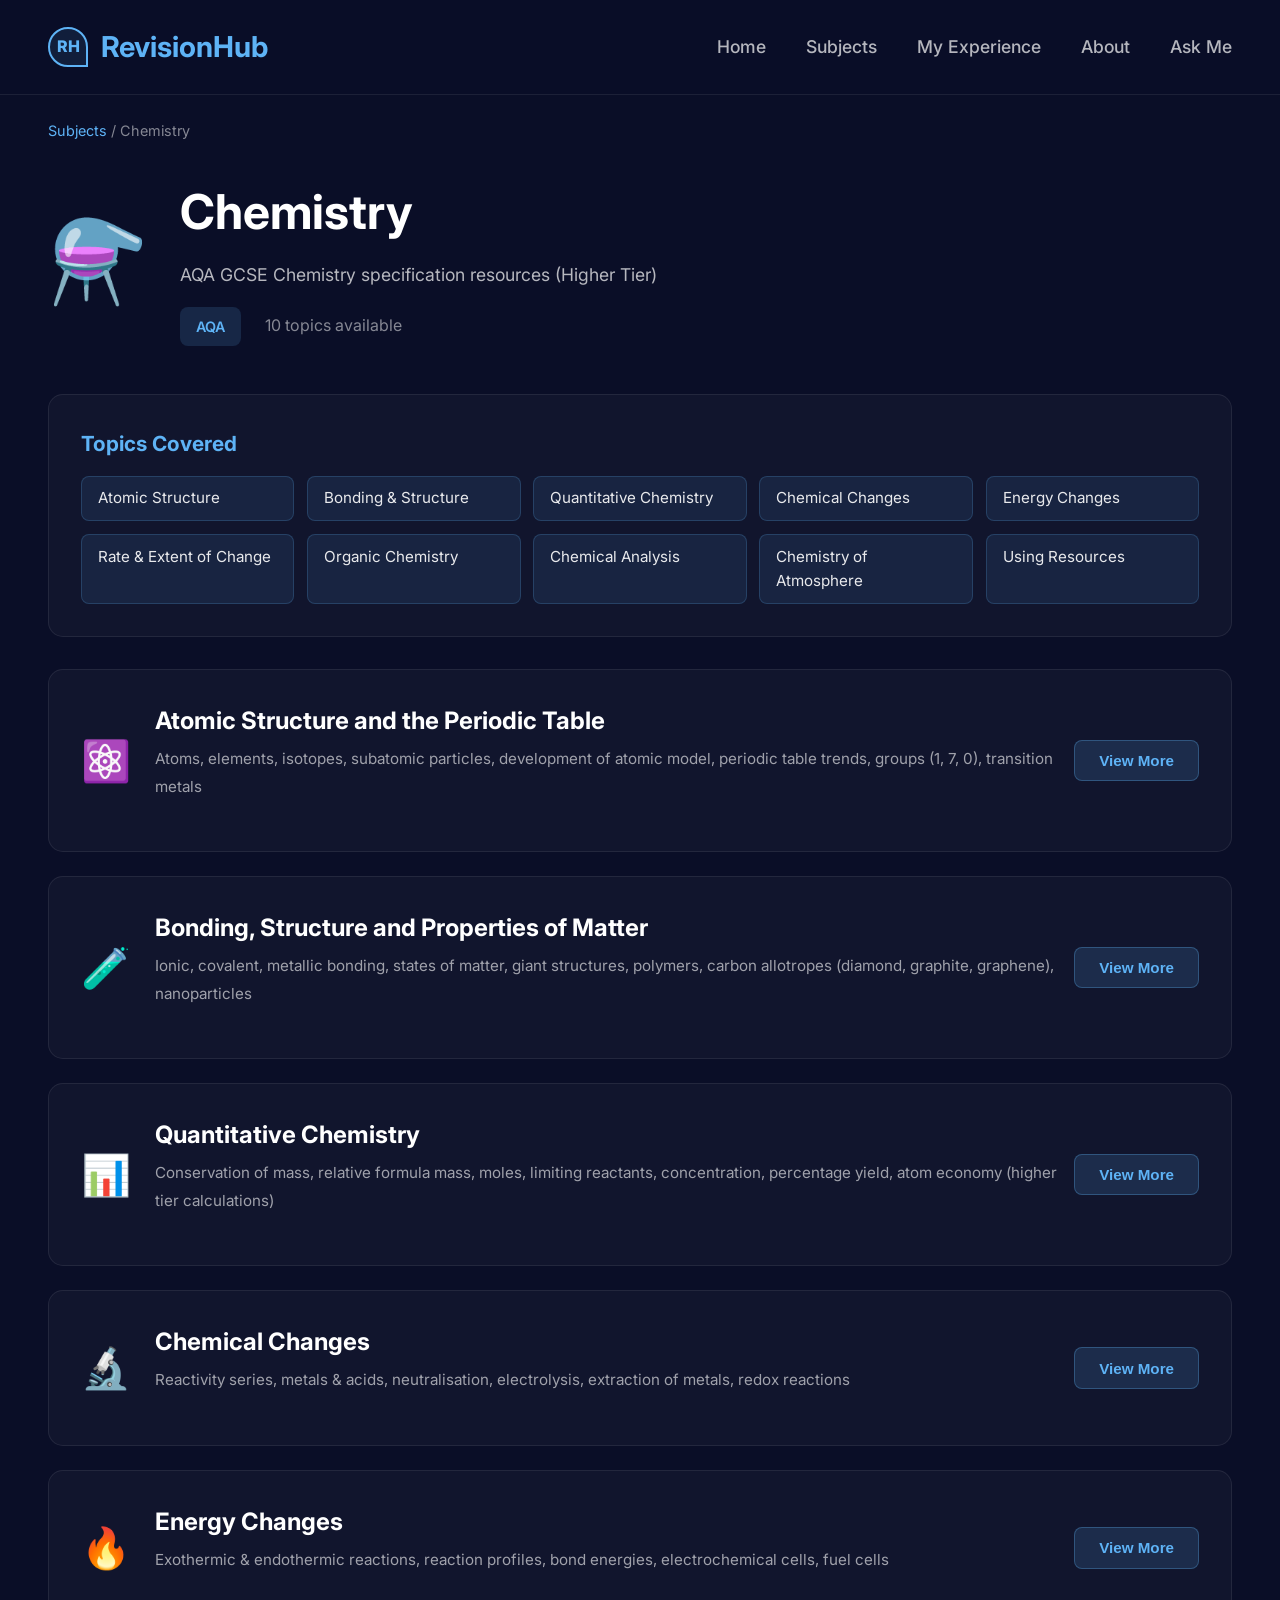
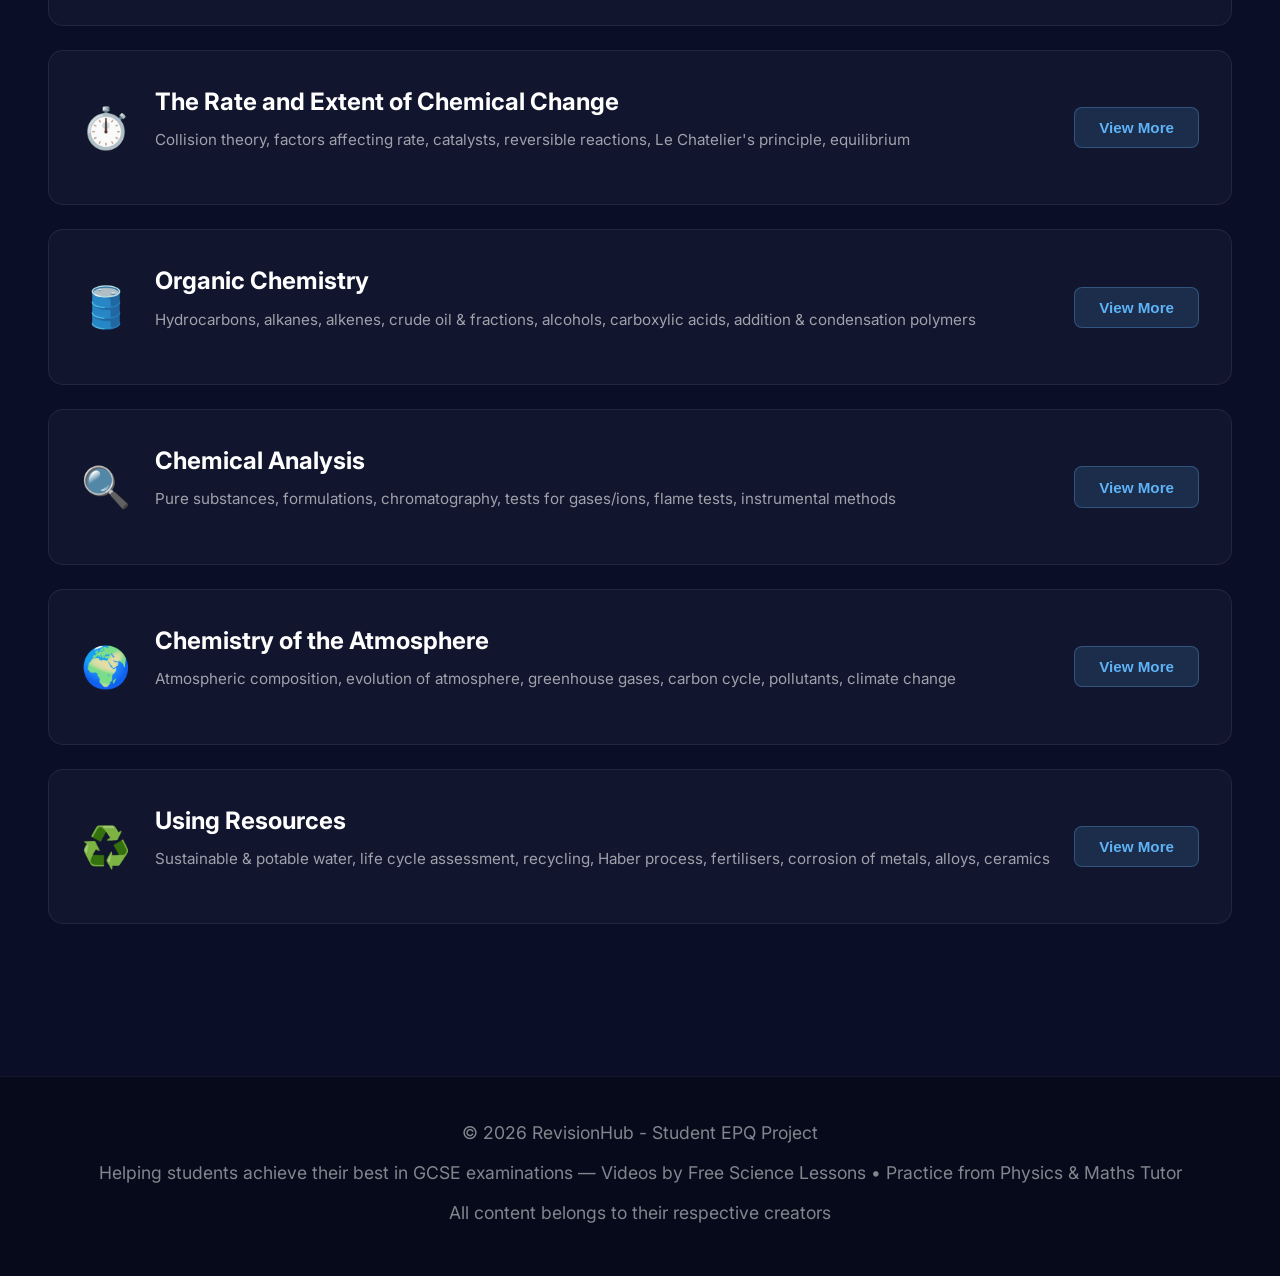
<file: subjects/chemistry.html>
<!DOCTYPE html>
<html lang="en">
<head>
    <meta charset="UTF-8">
    <meta name="viewport" content="width=device-width, initial-scale=1.0">
    <title>Chemistry Revision - RevisionHub</title>
    <meta name="description" content="GCSE Chemistry revision resources covering atomic structure, bonding, chemical reactions, and organic chemistry. AQA exam board study materials.">
    <link rel="icon" type="image/x-icon" href="../assets/images/logo.png">
    <link rel="preconnect" href="https://fonts.googleapis.com">
    <link rel="preconnect" href="https://fonts.gstatic.com" crossorigin>
    <link href="https://fonts.googleapis.com/css2?family=Inter:wght@400;500;600;700&amp;display=swap" rel="stylesheet">
    <link rel="stylesheet" href="../css/main.css">
</head>
<body>
    <header>
        <nav>
            <div class="logo-container">
                <div class="brain-logo">RH</div>
                <div class="logo-text">RevisionHub</div>
            </div>
            <button type="button" class="mobile-menu-btn" id="mobileMenuBtn">☰</button>
            <ul class="nav-links" id="navLinks">
                <li><a href="../index.html">Home</a></li>
                <li><a href="../pages/subjects.html">Subjects</a></li>
                <li><a href="../pages/my-experience.html">My Experience</a></li>
                <li><a href="../pages/about.html">About</a></li>
                <li><a href="../pages/ask-me.html">Ask Me</a></li>
            </ul>
        </nav>
    </header>

    <div class="breadcrumb">
        <a href="../pages/subjects.html">Subjects</a> / Chemistry
    </div>

    <div class="page-header">
        <div class="subject-icon-large">⚗️</div>
        <div class="header-content">
            <h1>Chemistry</h1>
            <p class="header-description">AQA GCSE Chemistry specification resources (Higher Tier)</p>
            <div class="header-meta">
                <span class="exam-board-badge">AQA</span>
                <span class="topic-count">10 topics available</span>
            </div>
        </div>
    </div>

    <div class="topics-list-section">
        <div class="topics-list">
            <h3>Topics Covered</h3>
            <div class="topics-grid">
                <div class="topic-tag">Atomic Structure</div>
                <div class="topic-tag">Bonding &amp; Structure</div>
                <div class="topic-tag">Quantitative Chemistry</div>
                <div class="topic-tag">Chemical Changes</div>
                <div class="topic-tag">Energy Changes</div>
                <div class="topic-tag">Rate &amp; Extent of Change</div>
                <div class="topic-tag">Organic Chemistry</div>
                <div class="topic-tag">Chemical Analysis</div>
                <div class="topic-tag">Chemistry of Atmosphere</div>
                <div class="topic-tag">Using Resources</div>
            </div>
        </div>
    </div>

    <div class="main-content">
        <div class="topic-card">
            <div class="topic-card-header" onclick="toggleCard(this)">
                <div class="topic-info">
                    <span class="topic-icon">⚛️</span>
                    <div class="topic-title">
                        <h3>Atomic Structure and the Periodic Table</h3>
                        <p class="topic-description">Atoms, elements, isotopes, subatomic particles, development of atomic model, periodic table trends, groups (1, 7, 0), transition metals</p>
                    </div>
                </div>
                <button type="button" class="view-more-btn">View More</button>
            </div>
            <div class="topic-card-content">
                <div class="topic-actions">
                    <a href="https://www.youtube.com/playlist?list=PL9IouNCPbCxULWXCO9jt0PsuAbxYpw2_1" target="_blank" class="action-btn">🎥 Free Science Lessons Playlist</a>
                    <a href="https://www.physicsandmathstutor.com/chemistry-revision/gcse-aqa/atomic-structure-and-periodic-table/" target="_blank" class="action-btn secondary">📝 Practice Questions (PMT)</a>
                </div>
            </div>
        </div>

        <div class="topic-card">
            <div class="topic-card-header" onclick="toggleCard(this)">
                <div class="topic-info">
                    <span class="topic-icon">🧪</span>
                    <div class="topic-title">
                        <h3>Bonding, Structure and Properties of Matter</h3>
                        <p class="topic-description">Ionic, covalent, metallic bonding, states of matter, giant structures, polymers, carbon allotropes (diamond, graphite, graphene), nanoparticles</p>
                    </div>
                </div>
                <button type="button" class="view-more-btn">View More</button>
            </div>
            <div class="topic-card-content">
                <div class="topic-actions">
                    <a href="https://www.youtube.com/playlist?list=PL9IouNCPbCxXmFgiKCM60Sglh-qOG_vlE" target="_blank" class="action-btn">🎥 Free Science Lessons Playlist</a>
                    <a href="https://www.physicsandmathstutor.com/chemistry-revision/gcse-aqa/bonding-structure-properties-of-matter/" target="_blank" class="action-btn secondary">📝 Practice Questions (PMT)</a>
                </div>
            </div>
        </div>

        <div class="topic-card">
            <div class="topic-card-header" onclick="toggleCard(this)">
                <div class="topic-info">
                    <span class="topic-icon">📊</span>
                    <div class="topic-title">
                        <h3>Quantitative Chemistry</h3>
                        <p class="topic-description">Conservation of mass, relative formula mass, moles, limiting reactants, concentration, percentage yield, atom economy (higher tier calculations)</p>
                    </div>
                </div>
                <button type="button" class="view-more-btn">View More</button>
            </div>
            <div class="topic-card-content">
                <div class="topic-actions">
                    <a href="https://www.youtube.com/results?search_query=free+science+lessons+gcse+chemistry+quantitative+chemistry+aqa" target="_blank" class="action-btn">🎥 Free Science Lessons Videos (Search)</a>
                    <a href="https://www.physicsandmathstutor.com/chemistry-revision/gcse-aqa/quantitative-chemistry/" target="_blank" class="action-btn secondary">📝 Practice Questions (PMT)</a>
                </div>
            </div>
        </div>

        <div class="topic-card">
            <div class="topic-card-header" onclick="toggleCard(this)">
                <div class="topic-info">
                    <span class="topic-icon">🔬</span>
                    <div class="topic-title">
                        <h3>Chemical Changes</h3>
                        <p class="topic-description">Reactivity series, metals &amp; acids, neutralisation, electrolysis, extraction of metals, redox reactions</p>
                    </div>
                </div>
                <button type="button" class="view-more-btn">View More</button>
            </div>
            <div class="topic-card-content">
                <div class="topic-actions">
                    <a href="https://www.youtube.com/playlist?list=PL9IouNCPbCxXDlRtCQEG0cGehBvJ7t9Pf" target="_blank" class="action-btn">🎥 Free Science Lessons Playlist (Chemical Reactions)</a>
                    <a href="https://www.physicsandmathstutor.com/chemistry-revision/gcse-aqa/chemical-changes/" target="_blank" class="action-btn secondary">📝 Practice Questions (PMT)</a>
                </div>
            </div>
        </div>

        <div class="topic-card">
            <div class="topic-card-header" onclick="toggleCard(this)">
                <div class="topic-info">
                    <span class="topic-icon">🔥</span>
                    <div class="topic-title">
                        <h3>Energy Changes</h3>
                        <p class="topic-description">Exothermic &amp; endothermic reactions, reaction profiles, bond energies, electrochemical cells, fuel cells</p>
                    </div>
                </div>
                <button type="button" class="view-more-btn">View More</button>
            </div>
            <div class="topic-card-content">
                <div class="topic-actions">
                    <a href="https://www.youtube.com/results?search_query=free+science+lessons+gcse+chemistry+energy+changes+aqa" target="_blank" class="action-btn">🎥 Free Science Lessons Videos (Search)</a>
                    <a href="https://www.physicsandmathstutor.com/chemistry-revision/gcse-aqa/energy-changes/" target="_blank" class="action-btn secondary">📝 Practice Questions (PMT)</a>
                </div>
            </div>
        </div>

        <div class="topic-card">
            <div class="topic-card-header" onclick="toggleCard(this)">
                <div class="topic-info">
                    <span class="topic-icon">⏱️</span>
                    <div class="topic-title">
                        <h3>The Rate and Extent of Chemical Change</h3>
                        <p class="topic-description">Collision theory, factors affecting rate, catalysts, reversible reactions, Le Chatelier's principle, equilibrium</p>
                    </div>
                </div>
                <button type="button" class="view-more-btn">View More</button>
            </div>
            <div class="topic-card-content">
                <div class="topic-actions">
                    <a href="https://www.youtube.com/playlist?list=PL9IouNCPbCxW8AN0t0py7LaKdKSwfL3fP" target="_blank" class="action-btn">🎥 Free Science Lessons Playlist</a>
                    <a href="https://www.physicsandmathstutor.com/chemistry-revision/gcse-aqa/rate-and-extent-of-chemical-change/" target="_blank" class="action-btn secondary">📝 Practice Questions (PMT)</a>
                </div>
            </div>
        </div>

        <div class="topic-card">
            <div class="topic-card-header" onclick="toggleCard(this)">
                <div class="topic-info">
                    <span class="topic-icon">🛢️</span>
                    <div class="topic-title">
                        <h3>Organic Chemistry</h3>
                        <p class="topic-description">Hydrocarbons, alkanes, alkenes, crude oil &amp; fractions, alcohols, carboxylic acids, addition &amp; condensation polymers</p>
                    </div>
                </div>
                <button type="button" class="view-more-btn">View More</button>
            </div>
            <div class="topic-card-content">
                <div class="topic-actions">
                    <a href="https://www.physicsandmathstutor.com/chemistry-revision/gcse-aqa/organic-chemistry/" target="_blank" class="action-btn secondary">📝 Practice Questions (PMT)</a>
                    <a href="https://www.youtube.com/results?search_query=free+science+lessons+gcse+chemistry+organic+chemistry+aqa" target="_blank" class="action-btn">🎥 Free Science Lessons Videos (Search)</a>
                </div>
            </div>
        </div>

        <div class="topic-card">
            <div class="topic-card-header" onclick="toggleCard(this)">
                <div class="topic-info">
                    <span class="topic-icon">🔍</span>
                    <div class="topic-title">
                        <h3>Chemical Analysis</h3>
                        <p class="topic-description">Pure substances, formulations, chromatography, tests for gases/ions, flame tests, instrumental methods</p>
                    </div>
                </div>
                <button type="button" class="view-more-btn">View More</button>
            </div>
            <div class="topic-card-content">
                <div class="topic-actions">
                    <a href="https://www.youtube.com/playlist?list=PL9IouNCPbCxXlBeaxebOG5yf_pGrxzOyR" target="_blank" class="action-btn">🎥 Free Science Lessons Playlist</a>
                    <a href="https://www.physicsandmathstutor.com/chemistry-revision/gcse-aqa/chemical-analysis/" target="_blank" class="action-btn secondary">📝 Practice Questions (PMT)</a>
                </div>
            </div>
        </div>

        <div class="topic-card">
            <div class="topic-card-header" onclick="toggleCard(this)">
                <div class="topic-info">
                    <span class="topic-icon">🌍</span>
                    <div class="topic-title">
                        <h3>Chemistry of the Atmosphere</h3>
                        <p class="topic-description">Atmospheric composition, evolution of atmosphere, greenhouse gases, carbon cycle, pollutants, climate change</p>
                    </div>
                </div>
                <button type="button" class="view-more-btn">View More</button>
            </div>
            <div class="topic-card-content">
                <div class="topic-actions">
                    <a href="https://www.youtube.com/results?search_query=free+science+lessons+gcse+chemistry+atmosphere+aqa" target="_blank" class="action-btn">🎥 Free Science Lessons Videos (Search)</a>
                    <a href="https://www.physicsandmathstutor.com/chemistry-revision/gcse-aqa/chemistry-of-the-atmosphere/" target="_blank" class="action-btn secondary">📝 Practice Questions (PMT)</a>
                </div>
            </div>
        </div>

        <div class="topic-card">
            <div class="topic-card-header" onclick="toggleCard(this)">
                <div class="topic-info">
                    <span class="topic-icon">♻️</span>
                    <div class="topic-title">
                        <h3>Using Resources</h3>
                        <p class="topic-description">Sustainable &amp; potable water, life cycle assessment, recycling, Haber process, fertilisers, corrosion of metals, alloys, ceramics</p>
                    </div>
                </div>
                <button type="button" class="view-more-btn">View More</button>
            </div>
            <div class="topic-card-content">
                <div class="topic-actions">
                    <a href="https://www.youtube.com/playlist?list=PL9IouNCPbCxVQ-jFybEAnf4D8Naid7qsx" target="_blank" class="action-btn">🎥 Free Science Lessons Playlist (Resources)</a>
                    <a href="https://www.physicsandmathstutor.com/chemistry-revision/gcse-aqa/using-resources/" target="_blank" class="action-btn secondary">📝 Practice Questions (PMT)</a>
                </div>
            </div>
        </div>
    </div>

    <footer>
        <p>© 2026 RevisionHub - Student EPQ Project</p>
        <p>Helping students achieve their best in GCSE examinations — Videos by Free Science Lessons • Practice from Physics &amp; Maths Tutor</p>
        <p>All content belongs to their respective creators</p>
    </footer>

    <script src="../js/navigation.js"></script>
        <script src="../js/accordion.js"></script>

</body>
</html>
</file>
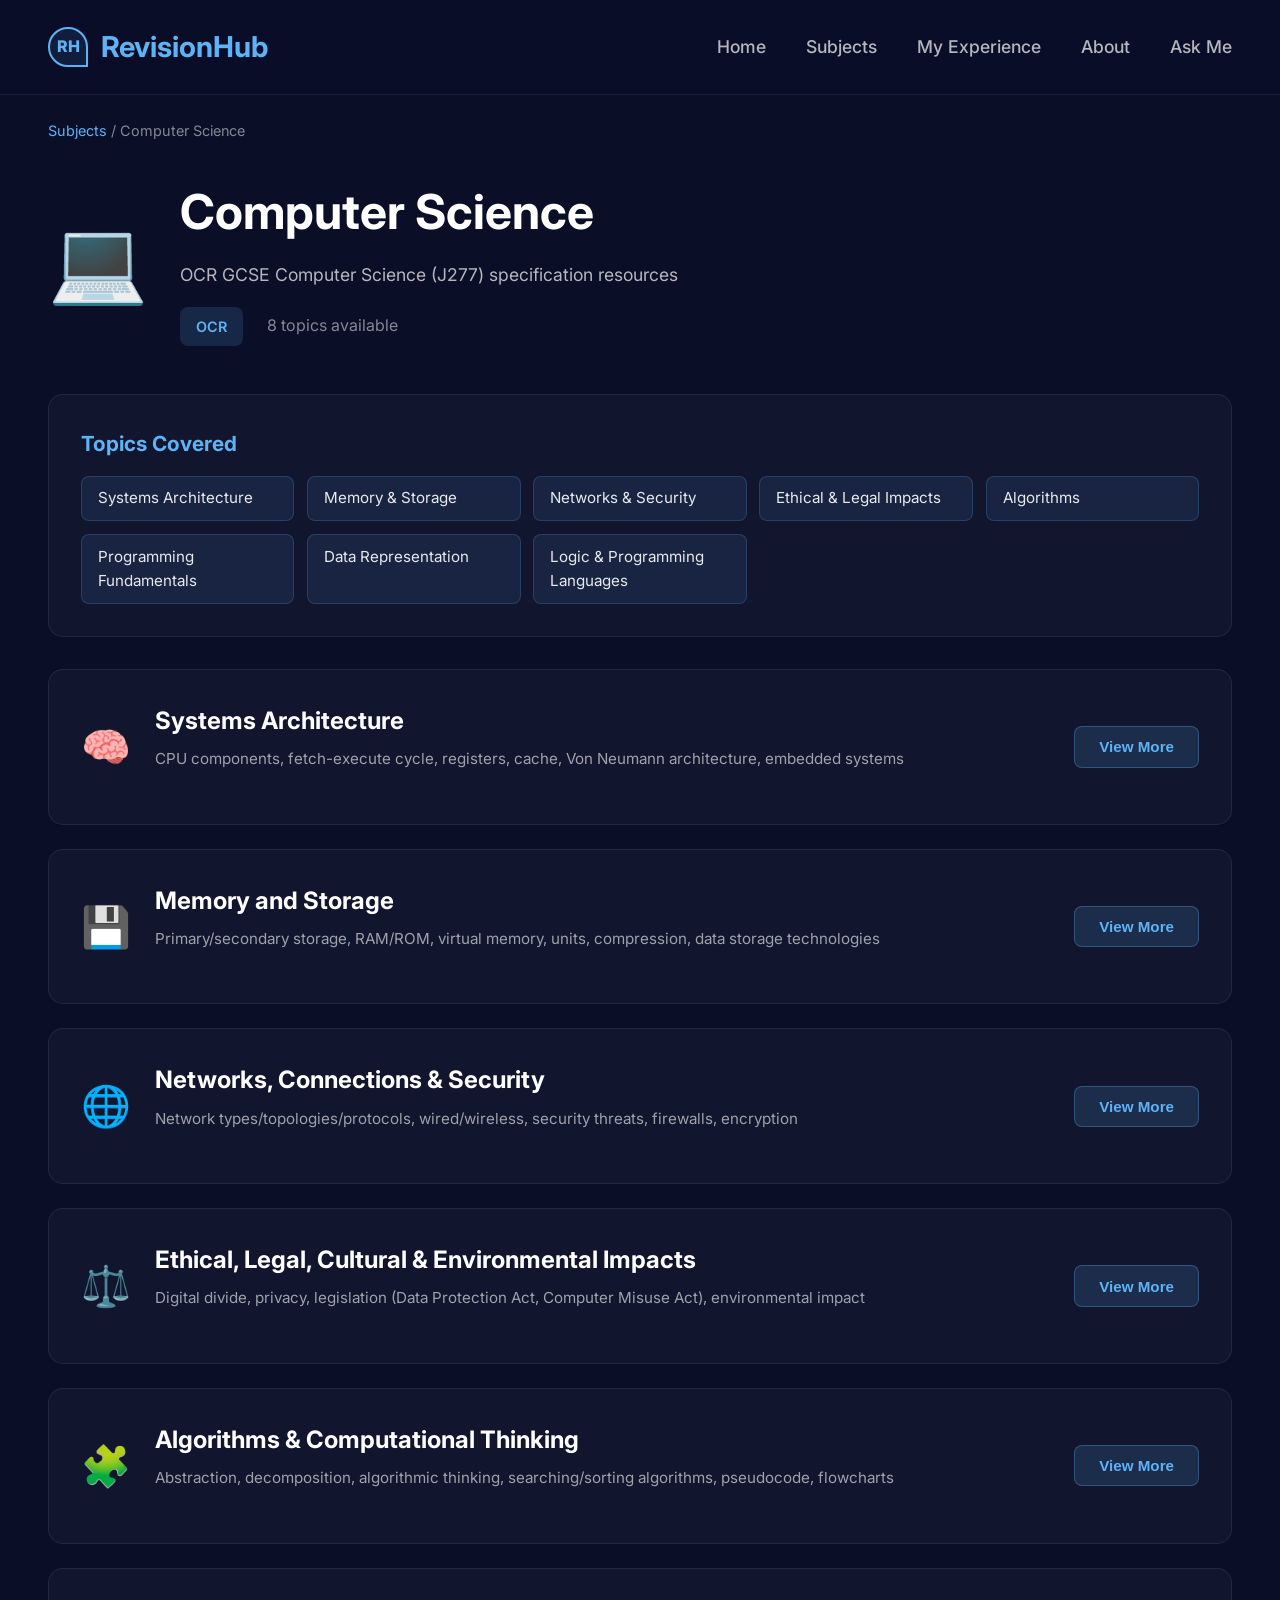
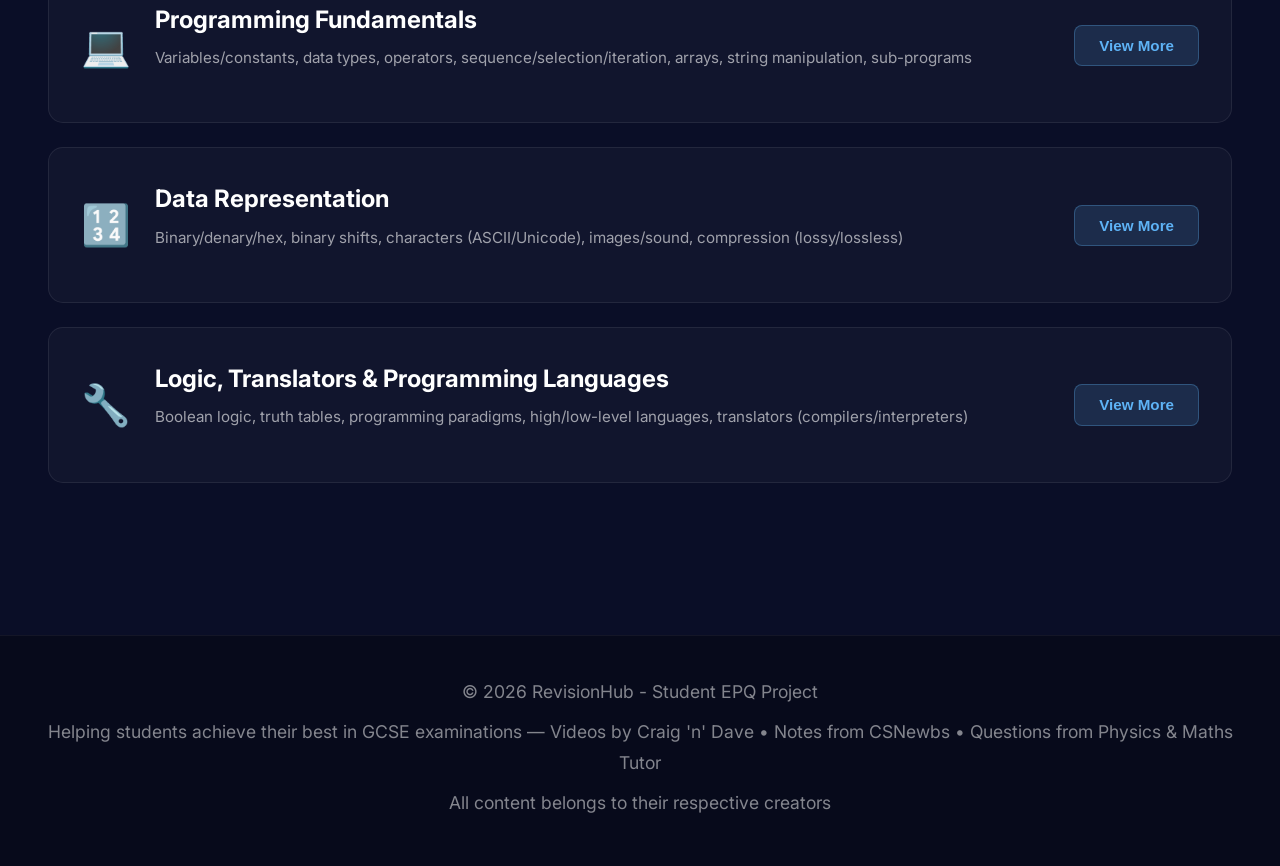
<file: subjects/computer-science.html>
<!DOCTYPE html>
<html lang="en">
<head>
    <meta charset="UTF-8">
    <meta name="viewport" content="width=device-width, initial-scale=1.0">
    <link rel="icon" type="image/x-icon" href="../assets/images/logo.png">
    <title>Computer Science Revision - RevisionHub</title>
    <meta name="description" content="GCSE Computer Science revision covering system architecture, security, programming, computational thinking, and algorithms. OCR exam board resources.">
    <link rel="preconnect" href="https://fonts.googleapis.com">
    <link rel="preconnect" href="https://fonts.gstatic.com" crossorigin>
    <link href="https://fonts.googleapis.com/css2?family=Inter:wght@400;500;600;700&amp;display=swap" rel="stylesheet">
    <link rel="stylesheet" href="../css/main.css">
</head>
<body>
    <header>
        <nav>
            <div class="logo-container">
                <div class="brain-logo">RH</div>
                <div class="logo-text">RevisionHub</div>
            </div>
            <button type="button" class="mobile-menu-btn" id="mobileMenuBtn">☰</button>
            <ul class="nav-links" id="navLinks">
                <li><a href="../index.html">Home</a></li>
                <li><a href="../pages/subjects.html">Subjects</a></li>
                <li><a href="../pages/my-experience.html">My Experience</a></li>
                <li><a href="../pages/about.html">About</a></li>
                <li><a href="../pages/ask-me.html">Ask Me</a></li>
            </ul>
        </nav>
    </header>

    <div class="breadcrumb">
        <a href="../pages/subjects.html">Subjects</a> / Computer Science
    </div>

    <div class="page-header">
        <div class="subject-icon-large">💻</div>
        <div class="header-content">
            <h1>Computer Science</h1>
            <p class="header-description">OCR GCSE Computer Science (J277) specification resources</p>
            <div class="header-meta">
                <span class="exam-board-badge">OCR</span>
                <span class="topic-count">8 topics available</span>
            </div>
        </div>
    </div>

    <div class="topics-list-section">
        <div class="topics-list">
            <h3>Topics Covered</h3>
            <div class="topics-grid">
                <div class="topic-tag">Systems Architecture</div>
                <div class="topic-tag">Memory &amp; Storage</div>
                <div class="topic-tag">Networks &amp; Security</div>
                <div class="topic-tag">Ethical &amp; Legal Impacts</div>
                <div class="topic-tag">Algorithms</div>
                <div class="topic-tag">Programming Fundamentals</div>
                <div class="topic-tag">Data Representation</div>
                <div class="topic-tag">Logic &amp; Programming Languages</div>
            </div>
        </div>
    </div>

    <div class="main-content">
        <div class="topic-card">
            <div class="topic-card-header" onclick="toggleCard(this)">
                <div class="topic-info">
                    <span class="topic-icon">🧠</span>
                    <div class="topic-title">
                        <h3>Systems Architecture</h3>
                        <p class="topic-description">CPU components, fetch-execute cycle, registers, cache, Von Neumann architecture, embedded systems</p>
                    </div>
                </div>
                <button type="button" class="view-more-btn">View More</button>
            </div>
            <div class="topic-card-content">
                <div class="topic-actions">
                    <a href="https://craigndave.org/video-categories/slr1-1-systems-architecture/" target="_blank" class="action-btn">🎥 Craig 'n' Dave Playlist</a>
                    <a href="https://www.csnewbs.com/ocr2020-1-1a-thecpu" target="_blank" class="action-btn">📚 CSNewbs Notes</a>
                    <a href="https://www.physicsandmathstutor.com/computer-science-revision/gcse-ocr/computer-systems/" target="_blank" class="action-btn secondary">📝 PMT Questions &amp; Notes</a>
                </div>
            </div>
        </div>

        <div class="topic-card">
            <div class="topic-card-header" onclick="toggleCard(this)">
                <div class="topic-info">
                    <span class="topic-icon">💾</span>
                    <div class="topic-title">
                        <h3>Memory and Storage</h3>
                        <p class="topic-description">Primary/secondary storage, RAM/ROM, virtual memory, units, compression, data storage technologies</p>
                    </div>
                </div>
                <button type="button" class="view-more-btn">View More</button>
            </div>
            <div class="topic-card-content">
                <div class="topic-actions">
                    <a href="https://craigndave.org/video-categories/slr1-2-memory-and-storage/" target="_blank" class="action-btn">🎥 Craig 'n' Dave Playlist</a>
                    <a href="https://www.csnewbs.com/ocr2020-2-1-primarystorage" target="_blank" class="action-btn">📚 CSNewbs Notes</a>
                    <a href="https://www.physicsandmathstutor.com/computer-science-revision/gcse-ocr/computer-systems/" target="_blank" class="action-btn secondary">📝 PMT Questions &amp; Notes</a>
                </div>
            </div>
        </div>

        <div class="topic-card">
            <div class="topic-card-header" onclick="toggleCard(this)">
                <div class="topic-info">
                    <span class="topic-icon">🌐</span>
                    <div class="topic-title">
                        <h3>Networks, Connections &amp; Security</h3>
                        <p class="topic-description">Network types/topologies/protocols, wired/wireless, security threats, firewalls, encryption</p>
                    </div>
                </div>
                <button type="button" class="view-more-btn">View More</button>
            </div>
            <div class="topic-card-content">
                <div class="topic-actions">
                    <a href="https://craigndave.org/video-categories/slr1-3-computer-networks-connections-and-protocols/" target="_blank" class="action-btn">🎥 Craig 'n' Dave Playlist</a>
                    <a href="https://www.csnewbs.com/ocr2020-3-1a-networkperformance" target="_blank" class="action-btn">📚 CSNewbs Notes</a>
                    <a href="https://www.physicsandmathstutor.com/computer-science-revision/gcse-ocr/computer-systems/" target="_blank" class="action-btn secondary">📝 PMT Questions &amp; Notes</a>
                </div>
            </div>
        </div>

        <div class="topic-card">
            <div class="topic-card-header" onclick="toggleCard(this)">
                <div class="topic-info">
                    <span class="topic-icon">⚖️</span>
                    <div class="topic-title">
                        <h3>Ethical, Legal, Cultural &amp; Environmental Impacts</h3>
                        <p class="topic-description">Digital divide, privacy, legislation (Data Protection Act, Computer Misuse Act), environmental impact</p>
                    </div>
                </div>
                <button type="button" class="view-more-btn">View More</button>
            </div>
            <div class="topic-card-content">
                <div class="topic-actions">
                    <a href="https://craigndave.org/video-categories/slr1-6-ethical-legal-cultural-and-environmental-concerns/" target="_blank" class="action-btn">🎥 Craig 'n' Dave Playlist</a>
                    <a href="https://www.csnewbs.com/ocr2020-6-1a-impactsoftechnology" target="_blank" class="action-btn">📚 CSNewbs Notes</a>
                    <a href="https://www.physicsandmathstutor.com/computer-science-revision/gcse-ocr/computer-systems/" target="_blank" class="action-btn secondary">📝 PMT Questions &amp; Notes</a>
                </div>
            </div>
        </div>

        <div class="topic-card">
            <div class="topic-card-header" onclick="toggleCard(this)">
                <div class="topic-info">
                    <span class="topic-icon">🧩</span>
                    <div class="topic-title">
                        <h3>Algorithms &amp; Computational Thinking</h3>
                        <p class="topic-description">Abstraction, decomposition, algorithmic thinking, searching/sorting algorithms, pseudocode, flowcharts</p>
                    </div>
                </div>
                <button type="button" class="view-more-btn">View More</button>
            </div>
            <div class="topic-card-content">
                <div class="topic-actions">
                    <a href="https://craigndave.org/video-categories/slr2-1-algorithms/" target="_blank" class="action-btn">🎥 Craig 'n' Dave Playlist</a>
                    <a href="https://www.csnewbs.com/ocr2020-1-1-computationalthinking" target="_blank" class="action-btn">📚 CSNewbs Notes</a>
                    <a href="https://www.physicsandmathstutor.com/computer-science-revision/gcse-ocr/computational-thinking-algorithms-and-programming/" target="_blank" class="action-btn secondary">📝 PMT Questions &amp; Notes</a>
                </div>
            </div>
        </div>

        <div class="topic-card">
            <div class="topic-card-header" onclick="toggleCard(this)">
                <div class="topic-info">
                    <span class="topic-icon">💻</span>
                    <div class="topic-title">
                        <h3>Programming Fundamentals</h3>
                        <p class="topic-description">Variables/constants, data types, operators, sequence/selection/iteration, arrays, string manipulation, sub-programs</p>
                    </div>
                </div>
                <button type="button" class="view-more-btn">View More</button>
            </div>
            <div class="topic-card-content">
                <div class="topic-actions">
                    <a href="https://craigndave.org/video-categories/slr2-2-programming-fundementals/" target="_blank" class="action-btn">🎥 Craig 'n' Dave Playlist</a>
                    <a href="https://www.csnewbs.com/ocr2020-2-1-programfundamentals" target="_blank" class="action-btn">📚 CSNewbs Notes</a>
                    <a href="https://www.physicsandmathstutor.com/computer-science-revision/gcse-ocr/computational-thinking-algorithms-and-programming/" target="_blank" class="action-btn secondary">📝 PMT Questions &amp; Notes</a>
                </div>
            </div>
        </div>

        <div class="topic-card">
            <div class="topic-card-header" onclick="toggleCard(this)">
                <div class="topic-info">
                    <span class="topic-icon">🔢</span>
                    <div class="topic-title">
                        <h3>Data Representation</h3>
                        <p class="topic-description">Binary/denary/hex, binary shifts, characters (ASCII/Unicode), images/sound, compression (lossy/lossless)</p>
                    </div>
                </div>
                <button type="button" class="view-more-btn">View More</button>
            </div>
            <div class="topic-card-content">
                <div class="topic-actions">
                    <a href="https://craigndave.org/video-categories/slr1-2-memory-and-storage/" target="_blank" class="action-btn">🎥 Craig 'n' Dave Playlist</a>
                    <a href="https://www.csnewbs.com/ocr2020-2-4a-numbersystems" target="_blank" class="action-btn">📚 CSNewbs Notes</a>
                    <a href="https://www.physicsandmathstutor.com/computer-science-revision/gcse-ocr/computational-thinking-algorithms-and-programming/" target="_blank" class="action-btn secondary">📝 PMT Questions &amp; Notes</a>
                </div>
            </div>
        </div>

        <div class="topic-card">
            <div class="topic-card-header" onclick="toggleCard(this)">
                <div class="topic-info">
                    <span class="topic-icon">🔧</span>
                    <div class="topic-title">
                        <h3>Logic, Translators &amp; Programming Languages</h3>
                        <p class="topic-description">Boolean logic, truth tables, programming paradigms, high/low-level languages, translators (compilers/interpreters)</p>
                    </div>
                </div>
                <button type="button" class="view-more-btn">View More</button>
            </div>
            <div class="topic-card-content">
                <div class="topic-actions">
                    <a href="https://craigndave.org/video-categories/slr2-5-programming-languages-and-ides/" target="_blank" class="action-btn">🎥 Craig 'n' Dave Playlist</a>
                    <a href="https://www.csnewbs.com/ocr2020-5-1-languagestranslators" target="_blank" class="action-btn">📚 CSNewbs Notes</a>
                    <a href="https://www.physicsandmathstutor.com/computer-science-revision/gcse-ocr/computational-thinking-algorithms-and-programming/" target="_blank" class="action-btn secondary">📝 PMT Questions &amp; Notes</a>
                </div>
            </div>
        </div>
    </div>

    <footer>
        <p>© 2026 RevisionHub - Student EPQ Project</p>
        <p>Helping students achieve their best in GCSE examinations — Videos by Craig 'n' Dave • Notes from CSNewbs • Questions from Physics &amp; Maths Tutor</p>
        <p>All content belongs to their respective creators</p>
    </footer>

    <script src="../js/navigation.js"></script>
    <script src="../js/accordion.js"></script>
</body>
</html>
</file>
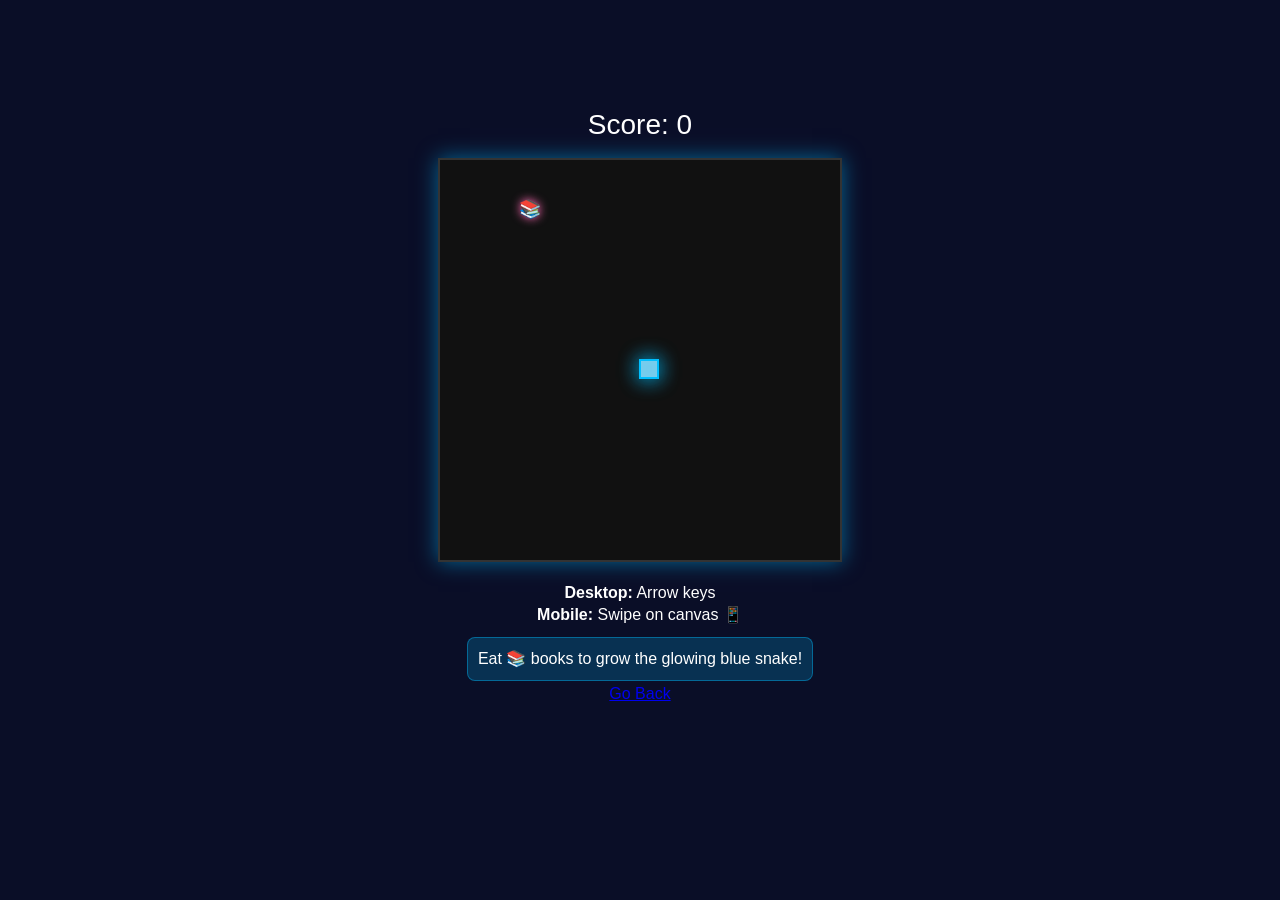
<file: subjects/game.html>
<!DOCTYPE html>
<html lang="en">
<head>
    <meta charset="UTF-8">
    <meta name="viewport" content="width=device-width, initial-scale=1.0">
    <link rel="icon" type="image/x-icon" href="../assets/images/logo.png">
    <link rel="stylesheet" href="../css/main.css">
    <title>Snake Game - Study Break - RevisionHub</title>
    <meta name="description" content="Take a study break with our interactive Snake game. Perfect for a quick mental break during revision sessions.">
</head>

<body>
    <section class="game">
   <div id="score">Score: 0</div>
    <canvas id="gameCanvas"></canvas>
    <div id="gameOver">
        <h2>Game Over!</h2>
        <p>Final Score: <span id="finalScore">0</span></p>
        <button type="button" onclick="restartGame()">Play Again</button>
    </div>
    <div class="instructions">
        <strong>Desktop:</strong> Arrow keys<br>
        <strong>Mobile:</strong> Swipe on canvas 📱<br>
        <div class="swipe-hint">Eat 📚 books to grow the glowing blue snake!</div>
    </div>

    <a href="../index.html" class="button-link">Go Back</a>

    </section>
    <script src="../js/game.js"></script>
</body>
</html>
</file>
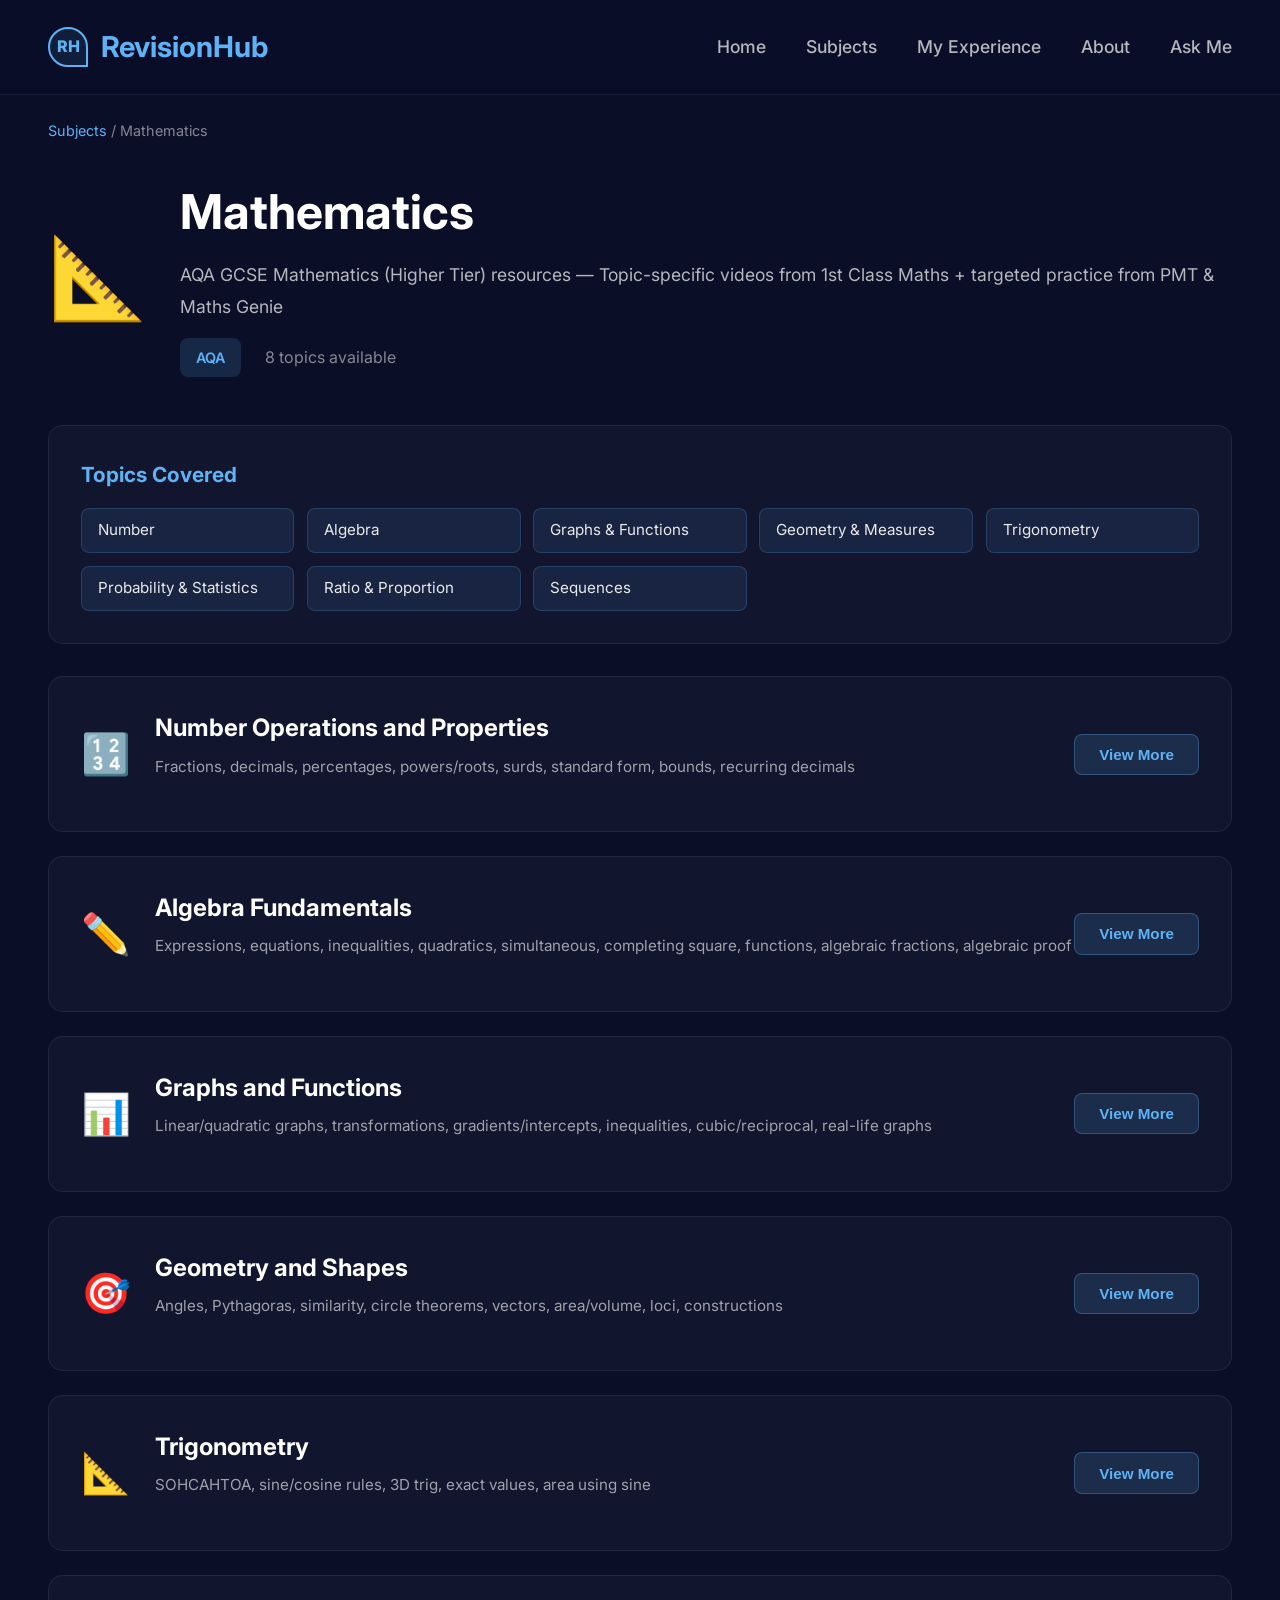
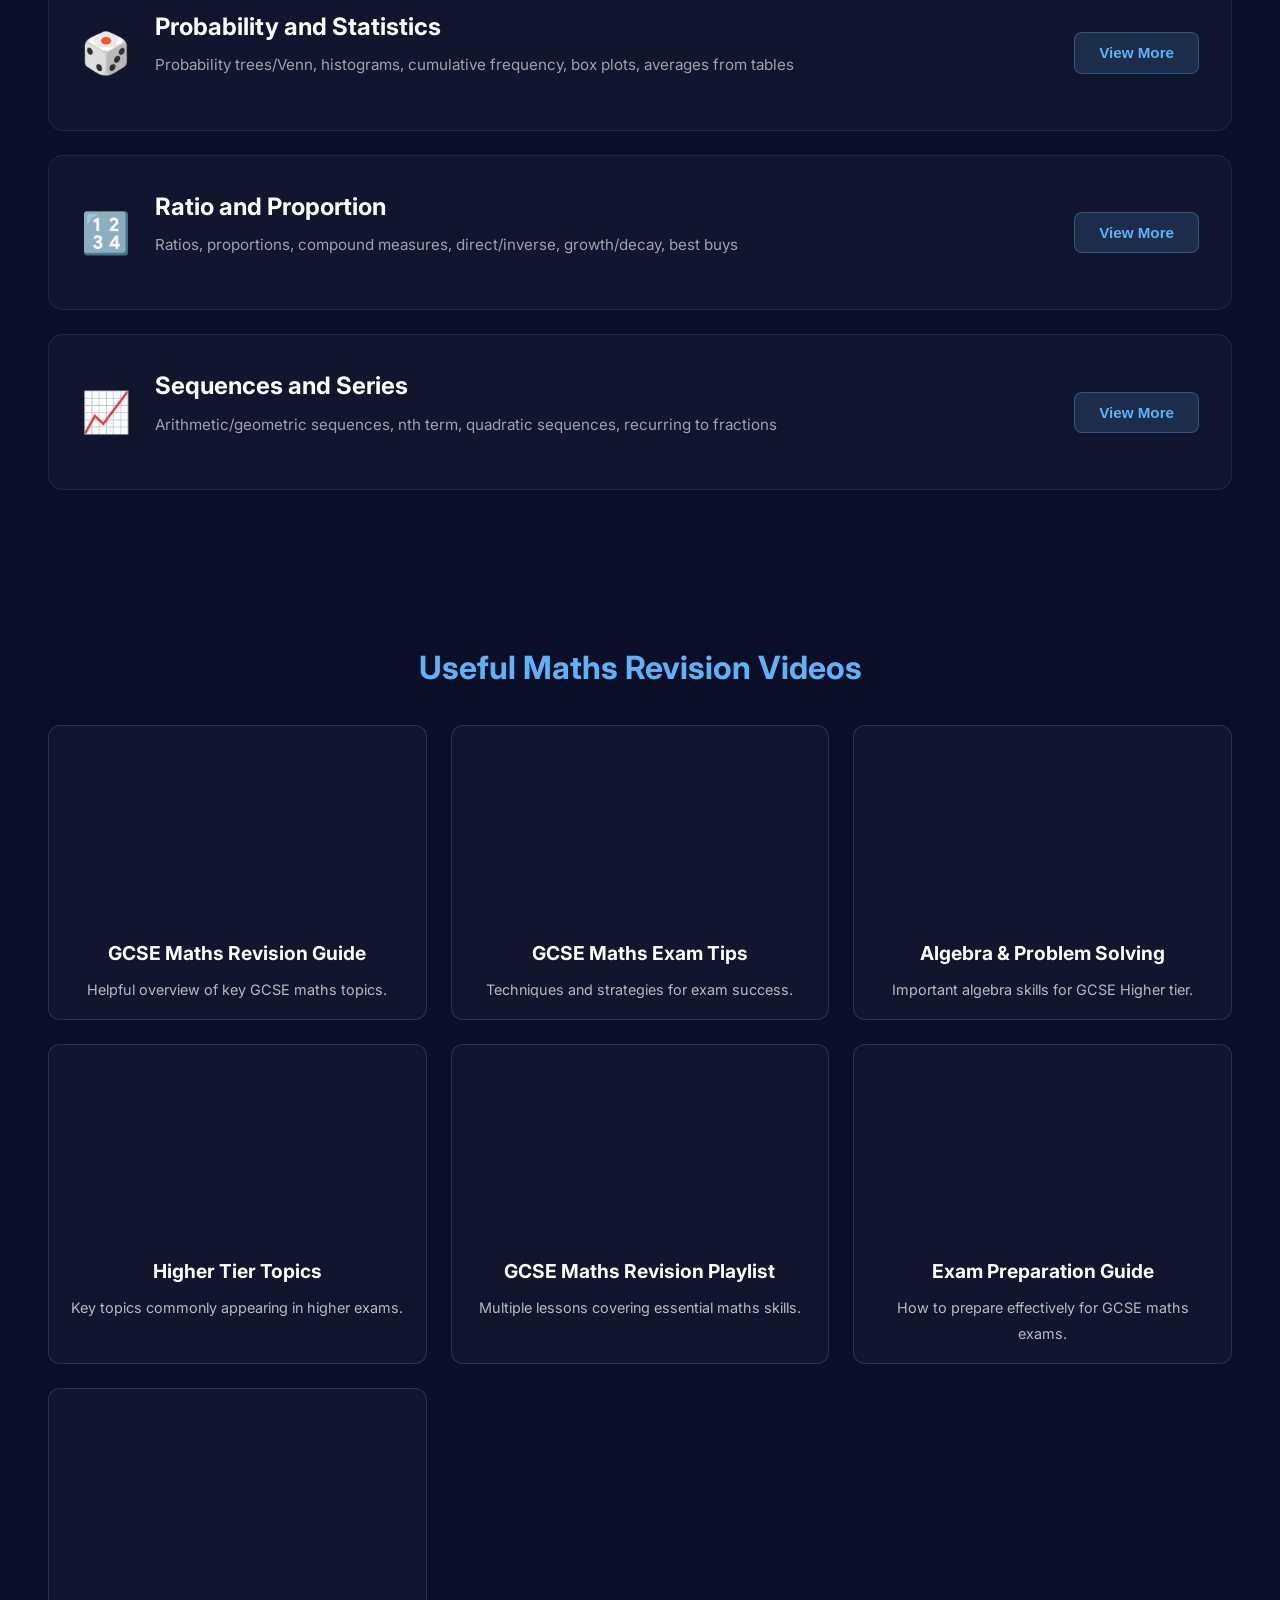
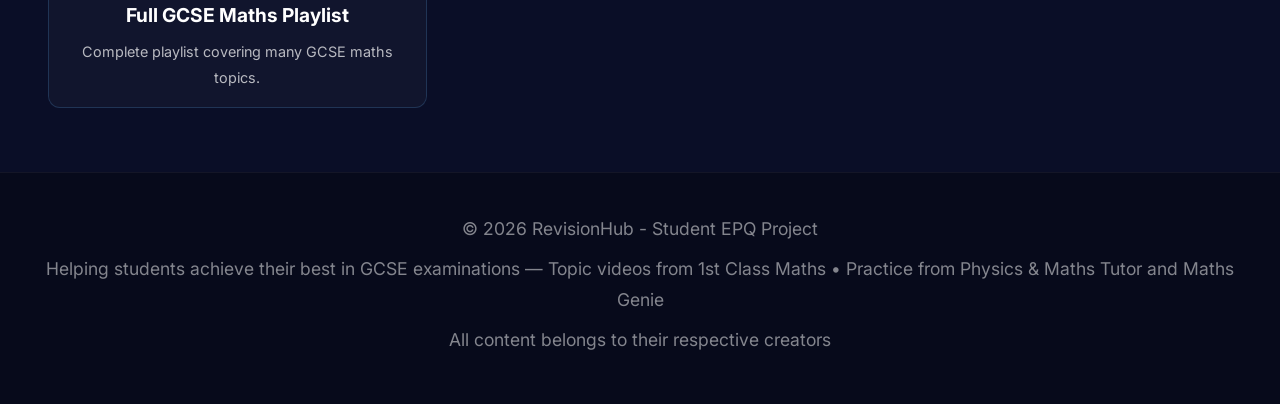
<file: subjects/mathematics.html>
<!DOCTYPE html>
<html lang="en">
<head>
    <meta charset="UTF-8">
    <meta name="viewport" content="width=device-width, initial-scale=1.0">
    <title>Mathematics Resources - RevisionHub</title>
    <meta name="description" content="GCSE Mathematics revision resources including algebra, geometry, statistics, and trigonometry. Exam board-aligned study materials for AQA.">
    <link rel="icon" type="image/x-icon" href="../assets/images/logo.png">
    <link rel="preconnect" href="https://fonts.googleapis.com">
    <link rel="preconnect" href="https://fonts.gstatic.com" crossorigin>
    <link href="https://fonts.googleapis.com/css2?family=Inter:wght@400;500;600;700&amp;display=swap" rel="stylesheet">
    <link rel="stylesheet" href="../css/main.css">
</head>
<body>
    <header>
        <nav>
            <div class="logo-container">
                <div class="brain-logo">RH</div>
                <div class="logo-text">RevisionHub</div>
            </div>
            <button type="button" class="mobile-menu-btn" id="mobileMenuBtn">☰</button>
            <ul class="nav-links" id="navLinks">
                <li><a href="../index.html">Home</a></li>
                <li><a href="../pages/subjects.html">Subjects</a></li>
                <li><a href="../pages/my-experience.html">My Experience</a></li>
                <li><a href="../pages/about.html">About</a></li>
                <li><a href="../pages/ask-me.html">Ask Me</a></li>
            </ul>
        </nav>
    </header>

    <div class="breadcrumb">
        <a href="../pages/subjects.html">Subjects</a> / Mathematics
    </div>

    <div class="page-header">
        <div class="subject-icon-large">📐</div>
        <div class="header-content">
            <h1>Mathematics</h1>
            <p class="header-description">AQA GCSE Mathematics (Higher Tier) resources — Topic-specific videos from 1st Class Maths + targeted practice from PMT &amp; Maths Genie</p>
            <div class="header-meta">
                <span class="exam-board-badge">AQA</span>
                <span class="topic-count">8 topics available</span>
            </div>
        </div>
    </div>

    <div class="topics-list-section">
        <div class="topics-list">
            <h3>Topics Covered</h3>
            <div class="topics-grid">
                <div class="topic-tag">Number</div>
                <div class="topic-tag">Algebra</div>
                <div class="topic-tag">Graphs &amp; Functions</div>
                <div class="topic-tag">Geometry &amp; Measures</div>
                <div class="topic-tag">Trigonometry</div>
                <div class="topic-tag">Probability &amp; Statistics</div>
                <div class="topic-tag">Ratio &amp; Proportion</div>
                <div class="topic-tag">Sequences</div>
            </div>
        </div>
    </div>

    <div class="main-content">
        <div class="topic-card">
            <div class="topic-card-header" onclick="toggleCard(this)">
                <div class="topic-info">
                    <span class="topic-icon">🔢</span>
                    <div class="topic-title">
                        <h3>Number Operations and Properties</h3>
                        <p class="topic-description">Fractions, decimals, percentages, powers/roots, surds, standard form, bounds, recurring decimals</p>
                    </div>
                </div>
                <button type="button" class="view-more-btn">View More</button>
            </div>
            <div class="topic-card-content">
                <div class="topic-actions">
                    <a href="https://www.youtube.com/watch?v=I_Mys8RNt30" target="_blank" class="action-btn">🎥 Calculating With Surds</a>
                    <a href="https://www.youtube.com/watch?v=auYQ38gjJzk" target="_blank" class="action-btn">🎥 Surds and Brackets</a>
                    <a href="https://www.physicsandmathstutor.com/maths-revision/gcse-number/questions-aqa" target="_blank" class="action-btn">📝 PMT Number Questions</a>
                    <a href="https://www.mathsgenie.co.uk/gcse.html" target="_blank" class="action-btn secondary">📝 Maths Genie GCSE Resources (Browse Topics)</a>
                </div>
            </div>
        </div>

        <div class="topic-card">
            <div class="topic-card-header" onclick="toggleCard(this)">
                <div class="topic-info">
                    <span class="topic-icon">✏️</span>
                    <div class="topic-title">
                        <h3>Algebra Fundamentals</h3>
                        <p class="topic-description">Expressions, equations, inequalities, quadratics, simultaneous, completing square, functions, algebraic fractions, algebraic proof</p>
                    </div>
                </div>
                <button type="button" class="view-more-btn">View More</button>
            </div>
            <div class="topic-card-content">
                <div class="topic-actions">
                    <a href="https://www.youtube.com/watch?v=2pKrSEVk-Uk" target="_blank" class="action-btn">🎥 Algebraic Fractions (Simplifying)</a>
                    <a href="https://www.youtube.com/watch?v=b7UT0JoG2o8" target="_blank" class="action-btn">🎥 Algebraic Fractions (Equations)</a>
                    <a href="https://www.youtube.com/watch?v=Ghzp37tHyxA" target="_blank" class="action-btn">🎥 Algebraic Proof</a>
                    <a href="https://www.physicsandmathstutor.com/maths-revision/gcse-algebra/questions-aqa" target="_blank" class="action-btn">📝 PMT Algebra Questions</a>
                    <a href="https://www.mathsgenie.co.uk/gcse.html" target="_blank" class="action-btn secondary">📝 Maths Genie GCSE Resources (Browse Topics)</a>
                </div>
            </div>
        </div>

        <div class="topic-card">
            <div class="topic-card-header" onclick="toggleCard(this)">
                <div class="topic-info">
                    <span class="topic-icon">📊</span>
                    <div class="topic-title">
                        <h3>Graphs and Functions</h3>
                        <p class="topic-description">Linear/quadratic graphs, transformations, gradients/intercepts, inequalities, cubic/reciprocal, real-life graphs</p>
                    </div>
                </div>
                <button type="button" class="view-more-btn">View More</button>
            </div>
            <div class="topic-card-content">
                <div class="topic-actions">
                    <a href="https://www.physicsandmathstutor.com/maths-revision/gcse-algebra/questions-aqa" target="_blank" class="action-btn">📝 PMT Graphs &amp; Algebra Questions</a>
                    <a href="https://www.mathsgenie.co.uk/gcse.html" target="_blank" class="action-btn secondary">📝 Maths Genie GCSE Resources (Browse Topics)</a>
                </div>
            </div>
        </div>

        <div class="topic-card">
            <div class="topic-card-header" onclick="toggleCard(this)">
                <div class="topic-info">
                    <span class="topic-icon">🎯</span>
                    <div class="topic-title">
                        <h3>Geometry and Shapes</h3>
                        <p class="topic-description">Angles, Pythagoras, similarity, circle theorems, vectors, area/volume, loci, constructions</p>
                    </div>
                </div>
                <button type="button" class="view-more-btn">View More</button>
            </div>
            <div class="topic-card-content">
                <div class="topic-actions">
                    <a href="https://www.physicsandmathstutor.com/maths-revision/gcse-geometry-and-measures/questions-aqa" target="_blank" class="action-btn">📝 PMT Geometry Questions</a>
                    <a href="https://www.mathsgenie.co.uk/gcse.html" target="_blank" class="action-btn secondary">📝 Maths Genie GCSE Resources (Browse Topics)</a>
                </div>
            </div>
        </div>

        <div class="topic-card">
            <div class="topic-card-header" onclick="toggleCard(this)">
                <div class="topic-info">
                    <span class="topic-icon">📐</span>
                    <div class="topic-title">
                        <h3>Trigonometry</h3>
                        <p class="topic-description">SOHCAHTOA, sine/cosine rules, 3D trig, exact values, area using sine</p>
                    </div>
                </div>
                <button type="button" class="view-more-btn">View More</button>
            </div>
            <div class="topic-card-content">
                <div class="topic-actions">
                    <a href="https://www.physicsandmathstutor.com/maths-revision/gcse-geometry-and-measures/questions-aqa" target="_blank" class="action-btn">📝 PMT Trig &amp; Measures Questions</a>
                    <a href="https://www.mathsgenie.co.uk/gcse.html" target="_blank" class="action-btn secondary">📝 Maths Genie GCSE Resources (Browse Topics)</a>
                </div>
            </div>
        </div>

        <div class="topic-card">
            <div class="topic-card-header" onclick="toggleCard(this)">
                <div class="topic-info">
                    <span class="topic-icon">🎲</span>
                    <div class="topic-title">
                        <h3>Probability and Statistics</h3>
                        <p class="topic-description">Probability trees/Venn, histograms, cumulative frequency, box plots, averages from tables</p>
                    </div>
                </div>
                <button type="button" class="view-more-btn">View More</button>
            </div>
            <div class="topic-card-content">
                <div class="topic-actions">
                    <a href="https://www.physicsandmathstutor.com/maths-revision/gcse-statistics-and-probability/questions-aqa" target="_blank" class="action-btn">📝 PMT Stats &amp; Prob Questions</a>
                    <a href="https://www.mathsgenie.co.uk/gcse.html" target="_blank" class="action-btn secondary">📝 Maths Genie GCSE Resources (Browse Topics)</a>
                </div>
            </div>
        </div>

        <div class="topic-card">
            <div class="topic-card-header" onclick="toggleCard(this)">
                <div class="topic-info">
                    <span class="topic-icon">🔢</span>
                    <div class="topic-title">
                        <h3>Ratio and Proportion</h3>
                        <p class="topic-description">Ratios, proportions, compound measures, direct/inverse, growth/decay, best buys</p>
                    </div>
                </div>
                <button type="button" class="view-more-btn">View More</button>
            </div>
            <div class="topic-card-content">
                <div class="topic-actions">
                    <a href="https://www.physicsandmathstutor.com/maths-revision/gcse-ratio-and-proportion/questions-aqa" target="_blank" class="action-btn">📝 PMT Ratio Questions</a>
                    <a href="https://www.mathsgenie.co.uk/gcse.html" target="_blank" class="action-btn secondary">📝 Maths Genie GCSE Resources (Browse Topics)</a>
                </div>
            </div>
        </div>

        <div class="topic-card">
            <div class="topic-card-header" onclick="toggleCard(this)">
                <div class="topic-info">
                    <span class="topic-icon">📈</span>
                    <div class="topic-title">
                        <h3>Sequences and Series</h3>
                        <p class="topic-description">Arithmetic/geometric sequences, nth term, quadratic sequences, recurring to fractions</p>
                    </div>
                </div>
                <button type="button" class="view-more-btn">View More</button>
            </div>
            <div class="topic-card-content">
                <div class="topic-actions">
                    <a href="https://www.physicsandmathstutor.com/maths-revision/gcse-algebra/questions-aqa" target="_blank" class="action-btn">📝 PMT Sequences (Algebra) Questions</a>
                    <a href="https://www.mathsgenie.co.uk/gcse.html" target="_blank" class="action-btn secondary">📝 Maths Genie GCSE Resources (Browse Topics)</a>
                </div>
            </div>
        </div>
    </div>

    <section class="useful-videos">
    <h2>Useful Maths Revision Videos</h2>

    <div class="video-grid">

        <div class="video-card">
            <iframe src="https://www.youtube.com/embed/6Az0ePFScLs" title="Maths revision video" allowfullscreen></iframe>
            <div class="video-info">
                <h3>GCSE Maths Revision Guide</h3>
                <p>Helpful overview of key GCSE maths topics.</p>
            </div>
        </div>

        <div class="video-card">
            <iframe src="https://www.youtube.com/embed/8A3crqKb13I" title="Maths revision video" allowfullscreen></iframe>
            <div class="video-info">
                <h3>GCSE Maths Exam Tips</h3>
                <p>Techniques and strategies for exam success.</p>
            </div>
        </div>

        <div class="video-card">
            <iframe src="https://www.youtube.com/embed/SN-kfmLCNTc" title="Maths revision video" allowfullscreen></iframe>
            <div class="video-info">
                <h3>Algebra &amp; Problem Solving</h3>
                <p>Important algebra skills for GCSE Higher tier.</p>
            </div>
        </div>

        <div class="video-card">
            <iframe src="https://www.youtube.com/embed/ZaPypk6pYqM" title="Maths revision video" allowfullscreen></iframe>
            <div class="video-info">
                <h3>Higher Tier Topics</h3>
                <p>Key topics commonly appearing in higher exams.</p>
            </div>
        </div>

        <div class="video-card">
            <iframe src="https://www.youtube.com/embed/9Y05pw9jH3Q" title="Maths revision video" allowfullscreen></iframe>
            <div class="video-info">
                <h3>GCSE Maths Revision Playlist</h3>
                <p>Multiple lessons covering essential maths skills.</p>
            </div>
        </div>

        <div class="video-card">
            <iframe src="https://www.youtube.com/embed/dYPwEyeyPLA" title="Maths revision video" allowfullscreen></iframe>
            <div class="video-info">
                <h3>Exam Preparation Guide</h3>
                <p>How to prepare effectively for GCSE maths exams.</p>
            </div>
        </div>

        <div class="video-card">
            <iframe src="https://www.youtube.com/embed/videoseries?list=PLqxP5EuGxPnejb3kau3-Pr_cmhyTASRcn" title="Maths revision video" allowfullscreen></iframe>
            <div class="video-info">
                <h3>Full GCSE Maths Playlist</h3>
                <p>Complete playlist covering many GCSE maths topics.</p>
            </div>
        </div>

    </div>
</section>


    <footer>
        <p>© 2026 RevisionHub - Student EPQ Project</p>
        <p>Helping students achieve their best in GCSE examinations — Topic videos from 1st Class Maths • Practice from Physics &amp; Maths Tutor and Maths Genie</p>
        <p>All content belongs to their respective creators</p>
    </footer>

    <script src="../js/navigation.js"></script>
    <script src="../js/accordion.js"></script>
</body>
</html>
</file>
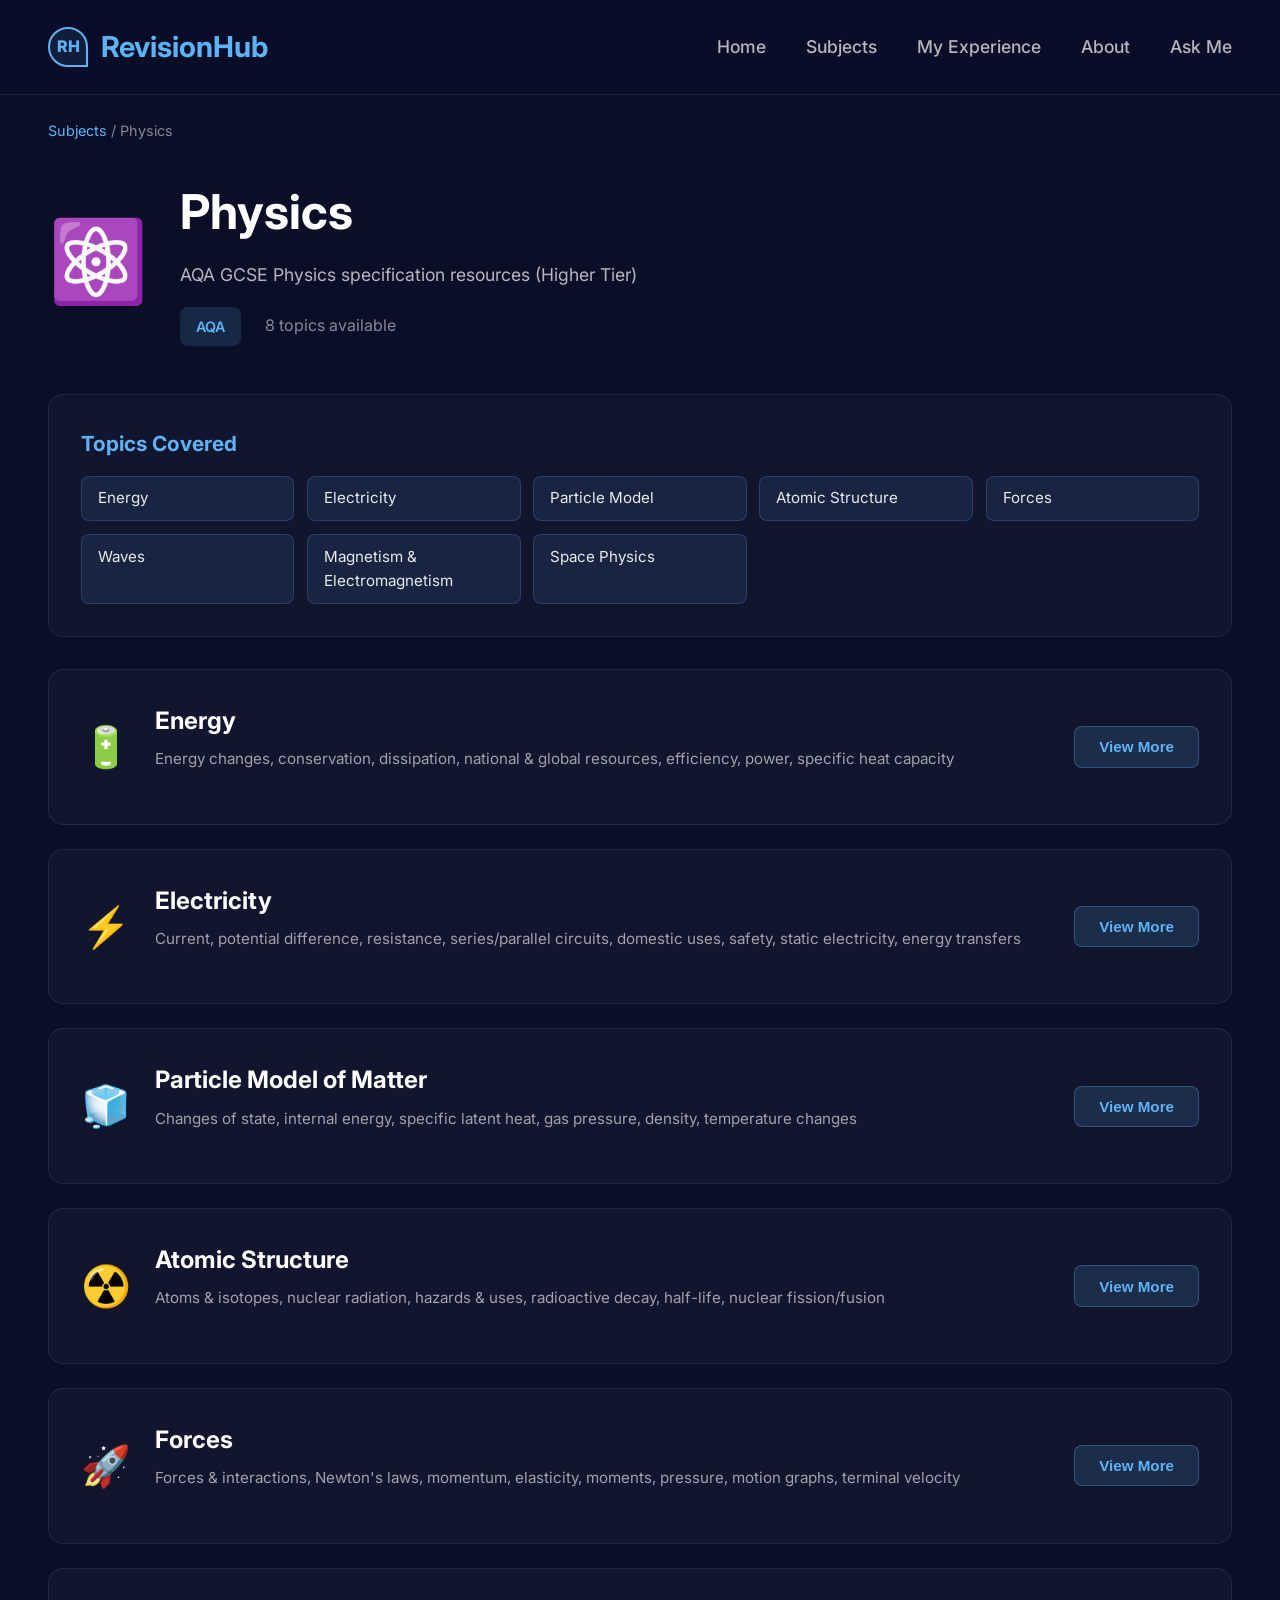
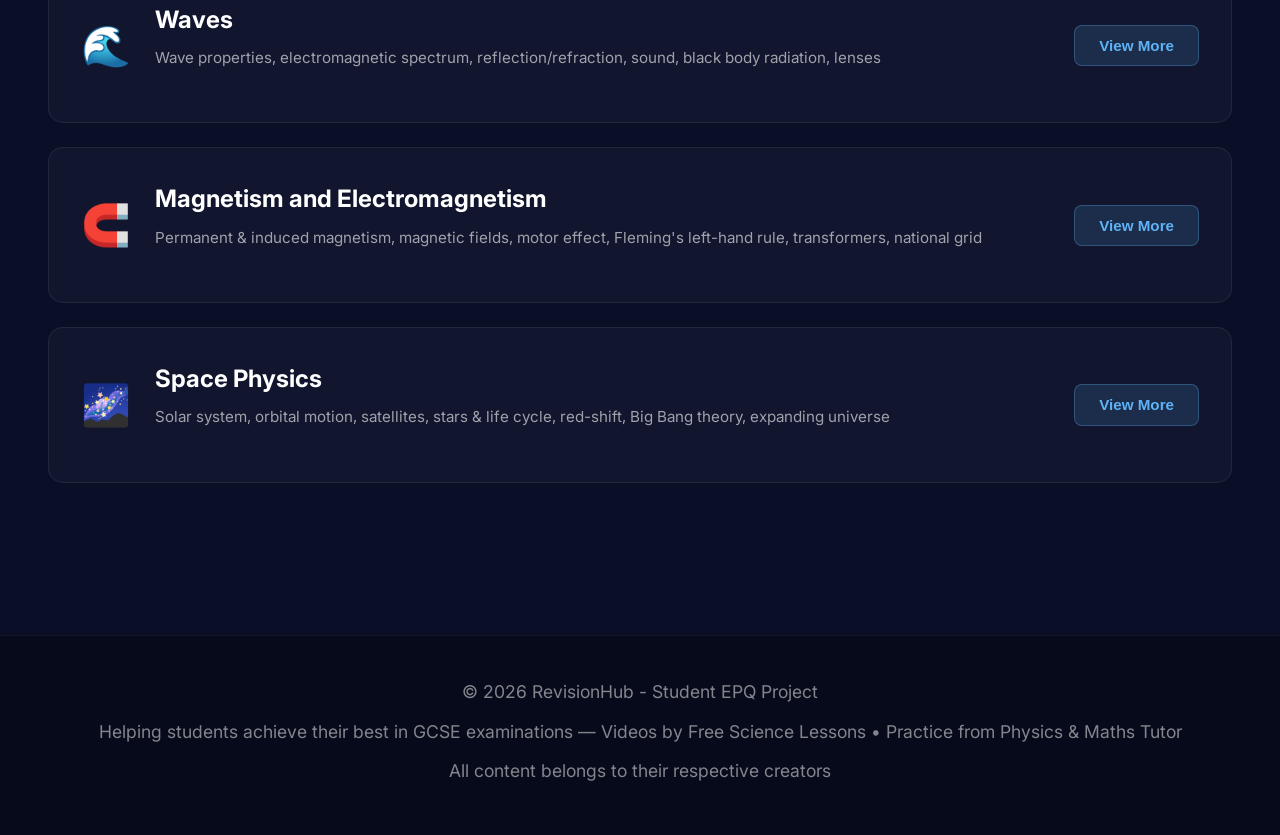
<file: subjects/physics.html>
<!DOCTYPE html>
<html lang="en">
<head>
    <meta charset="UTF-8">
    <meta name="viewport" content="width=device-width, initial-scale=1.0">
    <title>Physics Revision - RevisionHub</title>
    <meta name="description" content="GCSE Physics revision covering forces, energy, waves, electricity, magnetism, and particle physics. AQA exam-aligned study resources.">
    <link rel="icon" type="image/x-icon" href="../assets/images/logo.png">
    <link rel="preconnect" href="https://fonts.googleapis.com">
    <link rel="preconnect" href="https://fonts.gstatic.com" crossorigin>
    <link href="https://fonts.googleapis.com/css2?family=Inter:wght@400;500;600;700&amp;display=swap" rel="stylesheet">
    <link rel="stylesheet" href="../css/main.css">
</head>
<body>
    <header>
        <nav>
            <div class="logo-container">
                <div class="brain-logo">RH</div>
                <div class="logo-text">RevisionHub</div>
            </div>
            <button type="button" class="mobile-menu-btn" id="mobileMenuBtn">☰</button>
            <ul class="nav-links" id="navLinks">
                <li><a href="../index.html">Home</a></li>
                <li><a href="../pages/subjects.html">Subjects</a></li>
                <li><a href="../pages/my-experience.html">My Experience</a></li>
                <li><a href="../pages/about.html">About</a></li>
                <li><a href="../pages/ask-me.html">Ask Me</a></li>
            </ul>
        </nav>
    </header>

    <div class="breadcrumb">
        <a href="../pages/subjects.html">Subjects</a> / Physics
    </div>

    <div class="page-header">
        <div class="subject-icon-large">⚛️</div>
        <div class="header-content">
            <h1>Physics</h1>
            <p class="header-description">AQA GCSE Physics specification resources (Higher Tier)</p>
            <div class="header-meta">
                <span class="exam-board-badge">AQA</span>
                <span class="topic-count">8 topics available</span>
            </div>
        </div>
    </div>

    <div class="topics-list-section">
        <div class="topics-list">
            <h3>Topics Covered</h3>
            <div class="topics-grid">
                <div class="topic-tag">Energy</div>
                <div class="topic-tag">Electricity</div>
                <div class="topic-tag">Particle Model</div>
                <div class="topic-tag">Atomic Structure</div>
                <div class="topic-tag">Forces</div>
                <div class="topic-tag">Waves</div>
                <div class="topic-tag">Magnetism &amp; Electromagnetism</div>
                <div class="topic-tag">Space Physics</div>
            </div>
        </div>
    </div>

    <div class="main-content">
        <div class="topic-card">
            <div class="topic-card-header" onclick="toggleCard(this)">
                <div class="topic-info">
                    <span class="topic-icon">🔋</span>
                    <div class="topic-title">
                        <h3>Energy</h3>
                        <p class="topic-description">Energy changes, conservation, dissipation, national &amp; global resources, efficiency, power, specific heat capacity</p>
                    </div>
                </div>
                <button type="button" class="view-more-btn">View More</button>
            </div>
            <div class="topic-card-content">
                <div class="topic-actions">
                    <a href="https://www.youtube.com/playlist?list=PL9IouNCPbCxW5j4o0kZ1Y1p1r0j5Z0Z0Z" target="_blank" class="action-btn">🎥 Free Science Lessons Playlist</a>
                    <a href="https://www.physicsandmathstutor.com/physics-revision/gcse-aqa/energy/" target="_blank" class="action-btn secondary">📝 Practice Questions (PMT)</a>
                </div>
            </div>
        </div>

        <div class="topic-card">
            <div class="topic-card-header" onclick="toggleCard(this)">
                <div class="topic-info">
                    <span class="topic-icon">⚡</span>
                    <div class="topic-title">
                        <h3>Electricity</h3>
                        <p class="topic-description">Current, potential difference, resistance, series/parallel circuits, domestic uses, safety, static electricity, energy transfers</p>
                    </div>
                </div>
                <button type="button" class="view-more-btn">View More</button>
            </div>
            <div class="topic-card-content">
                <div class="topic-actions">
                    <a href="https://www.youtube.com/playlist?list=PL9IouNCPbCxXc2NQoIZN7-3jIKN7vW-Sq" target="_blank" class="action-btn">🎥 Free Science Lessons Playlist</a>
                    <a href="https://www.physicsandmathstutor.com/physics-revision/gcse-aqa/electricity/" target="_blank" class="action-btn secondary">📝 Practice Questions (PMT)</a>
                </div>
            </div>
        </div>

        <div class="topic-card">
            <div class="topic-card-header" onclick="toggleCard(this)">
                <div class="topic-info">
                    <span class="topic-icon">🧊</span>
                    <div class="topic-title">
                        <h3>Particle Model of Matter</h3>
                        <p class="topic-description">Changes of state, internal energy, specific latent heat, gas pressure, density, temperature changes</p>
                    </div>
                </div>
                <button type="button" class="view-more-btn">View More</button>
            </div>
            <div class="topic-card-content">
                <div class="topic-actions">
                    <a href="https://www.youtube.com/playlist?list=PL9IouNCPbCxWdHszkb6n6503ommOpg_t7" target="_blank" class="action-btn">🎥 Free Science Lessons Playlist</a>
                    <a href="https://www.physicsandmathstutor.com/physics-revision/gcse-aqa/particle-model-of-matter/" target="_blank" class="action-btn secondary">📝 Practice Questions (PMT)</a>
                </div>
            </div>
        </div>

        <div class="topic-card">
            <div class="topic-card-header" onclick="toggleCard(this)">
                <div class="topic-info">
                    <span class="topic-icon">☢️</span>
                    <div class="topic-title">
                        <h3>Atomic Structure</h3>
                        <p class="topic-description">Atoms &amp; isotopes, nuclear radiation, hazards &amp; uses, radioactive decay, half-life, nuclear fission/fusion</p>
                    </div>
                </div>
                <button type="button" class="view-more-btn">View More</button>
            </div>
            <div class="topic-card-content">
                <div class="topic-actions">
                    <a href="https://www.youtube.com/playlist?list=PL9IouNCPbCxXTU7zSX4IvJDLrtCEmqEMU" target="_blank" class="action-btn">🎥 Free Science Lessons Playlist</a>
                    <a href="https://www.physicsandmathstutor.com/physics-revision/gcse-aqa/atomic-structure/" target="_blank" class="action-btn secondary">📝 Practice Questions (PMT)</a>
                </div>
            </div>
        </div>

        <div class="topic-card">
            <div class="topic-card-header" onclick="toggleCard(this)">
                <div class="topic-info">
                    <span class="topic-icon">🚀</span>
                    <div class="topic-title">
                        <h3>Forces</h3>
                        <p class="topic-description">Forces &amp; interactions, Newton's laws, momentum, elasticity, moments, pressure, motion graphs, terminal velocity</p>
                    </div>
                </div>
                <button type="button" class="view-more-btn">View More</button>
            </div>
            <div class="topic-card-content">
                <div class="topic-actions">
                    <a href="https://www.youtube.com/playlist?list=PL9IouNCPbCxUrQkFLoPwB67nDbhw2NfAO" target="_blank" class="action-btn">🎥 Free Science Lessons Playlist</a>
                    <a href="https://www.physicsandmathstutor.com/physics-revision/gcse-aqa/forces/" target="_blank" class="action-btn secondary">📝 Practice Questions (PMT)</a>
                </div>
            </div>
        </div>

        <div class="topic-card">
            <div class="topic-card-header" onclick="toggleCard(this)">
                <div class="topic-info">
                    <span class="topic-icon">🌊</span>
                    <div class="topic-title">
                        <h3>Waves</h3>
                        <p class="topic-description">Wave properties, electromagnetic spectrum, reflection/refraction, sound, black body radiation, lenses</p>
                    </div>
                </div>
                <button type="button" class="view-more-btn">View More</button>
            </div>
            <div class="topic-card-content">
                <div class="topic-actions">
                    <a href="https://www.youtube.com/playlist?list=PL9IouNCPbCxX1-0Nr5_bMDJnN-9RqMuA6" target="_blank" class="action-btn">🎥 Free Science Lessons Playlist</a>
                    <a href="https://www.physicsandmathstutor.com/physics-revision/gcse-aqa/waves/" target="_blank" class="action-btn secondary">📝 Practice Questions (PMT)</a>
                </div>
            </div>
        </div>

        <div class="topic-card">
            <div class="topic-card-header" onclick="toggleCard(this)">
                <div class="topic-info">
                    <span class="topic-icon">🧲</span>
                    <div class="topic-title">
                        <h3>Magnetism and Electromagnetism</h3>
                        <p class="topic-description">Permanent &amp; induced magnetism, magnetic fields, motor effect, Fleming's left-hand rule, transformers, national grid</p>
                    </div>
                </div>
                <button type="button" class="view-more-btn">View More</button>
            </div>
            <div class="topic-card-content">
                <div class="topic-actions">
                    <a href="https://www.youtube.com/results?search_query=free+science+lessons+gcse+physics+magnetism+electromagnetism+aqa" target="_blank" class="action-btn">🎥 Free Science Lessons Videos (Search)</a>
                    <a href="https://www.physicsandmathstutor.com/physics-revision/gcse-aqa/magnetism-and-electromagnetism/" target="_blank" class="action-btn secondary">📝 Practice Questions (PMT)</a>
                </div>
            </div>
        </div>

        <div class="topic-card">
            <div class="topic-card-header" onclick="toggleCard(this)">
                <div class="topic-info">
                    <span class="topic-icon">🌌</span>
                    <div class="topic-title">
                        <h3>Space Physics</h3>
                        <p class="topic-description">Solar system, orbital motion, satellites, stars &amp; life cycle, red-shift, Big Bang theory, expanding universe</p>
                    </div>
                </div>
                <button type="button" class="view-more-btn">View More</button>
            </div>
            <div class="topic-card-content">
                <div class="topic-actions">
                    <a href="https://www.youtube.com/results?search_query=free+science+lessons+gcse+physics+space+physics+aqa" target="_blank" class="action-btn">🎥 Free Science Lessons Videos (Search)</a>
                    <a href="https://www.physicsandmathstutor.com/physics-revision/gcse-aqa/space-physics/" target="_blank" class="action-btn secondary">📝 Practice Questions (PMT)</a>
                </div>
            </div>
        </div>
    </div>

    <footer>
        <p>© 2026 RevisionHub - Student EPQ Project</p>
        <p>Helping students achieve their best in GCSE examinations — Videos by Free Science Lessons • Practice from Physics &amp; Maths Tutor</p>
        <p>All content belongs to their respective creators</p>
    </footer>

    <script src="../js/navigation.js"></script>
    <script src="../js/accordion.js"></script>
</body>
</html>
</file>
<file: css/main.css>
:root {
    --bg-primary: #0a0e27;
    --accent-blue: #5eb3f6;
    --accent-purple: #764ba2;
    --text-primary: #ffffff;
    --text-secondary: rgba(255, 255, 255, 0.7);
    --text-muted: rgba(255, 255, 255, 0.5);
    --card-bg: rgba(255, 255, 255, 0.03);
    --card-border: rgba(255, 255, 255, 0.08);
    --card-hover: rgba(255, 255, 255, 0.06);
}

* {
    margin: 0;
    padding: 0;
    box-sizing: border-box;
}

body {
    font-family: 'Inter', -apple-system, BlinkMacSystemFont, 'Segoe UI', Arial, sans-serif;
    background: var(--bg-primary);
    color: var(--text-primary);
    min-height: 100vh;
    line-height: 1.6;
    overflow-x: hidden;
}

header {
    background: rgba(10, 14, 39, 0.95);
    padding: 1.5rem 3rem;
    border-bottom: 1px solid var(--card-border);
    position: sticky;
    top: 0;
    z-index: 100;
    backdrop-filter: blur(10px);
}

nav {
    display: flex;
    justify-content: space-between;
    align-items: center;
    max-width: 1400px;
    margin: 0 auto;
}


.logo-container {
    display: flex;
    align-items: center;
    gap: 0.8rem;
}

.brain-logo {
    width: 40px;
    height: 40px;
    border: 2px solid var(--accent-blue);
    border-radius: 50% 50% 0 50%;
    background: rgba(94, 179, 246, 0.1);
    display: flex;
    align-items: center;
    justify-content: center;
    font-weight: 800;
    font-size: 1rem;
    color: var(--accent-blue);
}

.logo-text {
    font-size: 1.8rem;
    font-weight: 700;
    color: var(--accent-blue);
}

.mobile-menu-btn {
    display: none;
    background: none;
    border: none;
    color: white;
    font-size: 2rem;
    cursor: pointer;
    padding: 0.5rem;
}

.nav-links {
    display: flex;
    gap: 2.5rem;
    list-style: none;
}

.nav-links a {
    text-decoration: none;
    color: var(--text-secondary);
    font-weight: 500;
    font-size: 1.1rem;
    transition: color 0.3s;
}

.nav-links a:hover,
.nav-links a.active {
    color: var(--accent-blue);
}

@media (max-width: 1100px) {
    header {
        padding: 1.2rem 2rem;
    }

    .nav-links {
        gap: 1.8rem;
    }

    .nav-links a {
        font-size: 1rem;
    }
}

@media (max-width: 950px) {
    header {
        padding: 1rem 1.5rem;
    }

    .nav-links {
        gap: 1.2rem;
    }

    .nav-links a {
        font-size: 0.9rem;
    }

    .logo-text {
        font-size: 1.4rem;
    }

    .brain-logo {
        width: 35px;
        height: 35px;
        font-size: 0.9rem;
    }
}

.hero {
    max-width: 1400px;
    margin: 0 auto;
    padding: 5rem 3rem;
    display: grid;
    grid-template-columns: 1fr 1fr;
    gap: 4rem;
    align-items: center;
}

.hero-content h1 {
    font-size: 4rem;
    line-height: 1.1;
    margin-bottom: 2rem;
}

.hero-content .highlight {
    color: var(--accent-blue);
}

.hero-content .subtitle {
    color: var(--text-secondary);
    font-size: 1.2rem;
    line-height: 1.6;
    margin-bottom: 3rem;
}

.exam-boards {
    display: flex;
    gap: 1rem;
    margin-bottom: 2rem;
    flex-wrap: wrap;
}

.board-badge {
    background: rgba(94, 179, 246, 0.1);
    padding: 0.5rem 1.2rem;
    border-radius: 8px;
    color: var(--accent-blue);
    font-weight: 600;
    border: 1px solid rgba(94, 179, 246, 0.3);
    font-size: 0.9rem;
}

.cta-button {
    display: inline-block;
    background: var(--accent-blue);
    color: var(--bg-primary);
    padding: 1rem 2rem;
    border-radius: 10px;
    text-decoration: none;
    font-weight: 600;
    font-size: 1.1rem;
    transition: all 0.3s;
}

.cta-button:hover {
    background: #4a9de0;
    transform: translateY(-2px);
    box-shadow: 0 10px 30px rgba(94, 179, 246, 0.3);
}

.features-box {
    background: var(--card-bg);
    border-radius: 20px;
    padding: 3rem;
    border: 1px solid var(--card-border);
}

.features-box h2 {
    font-size: 2rem;
    margin-bottom: 2rem;
}

.feature {
    margin-bottom: 2.5rem;
}

.feature:last-child {
    margin-bottom: 0;
}

.feature h3 {
    font-size: 1.3rem;
    margin-bottom: 0.5rem;
    display: flex;
    align-items: center;
    gap: 0.5rem;
}

.feature-icon {
    font-size: 1.5rem;
}

.feature p {
    color: var(--text-muted);
    line-height: 1.6;
}

.subjects-section {
    max-width: 1400px;
    margin: 4rem auto;
    padding: 0 3rem;
}

.section-title {
    font-size: 2.5rem;
    margin-bottom: 3rem;
    text-align: center;
}

.subjects-grid {
    display: grid;
    grid-template-columns: repeat(auto-fit, minmax(300px, 1fr));
    gap: 2rem;
}

.subject-card {
    background: var(--card-bg);
    border-radius: 16px;
    padding: 2.5rem;
    border: 1px solid var(--card-border);
    transition: all 0.3s;
    cursor: pointer;
    text-decoration: none;
    color: inherit;
    display: block;
}

.subject-card:hover {
    background: var(--card-hover);
    border-color: rgba(94, 179, 246, 0.3);
    transform: translateY(-5px);
}

.subject-card.coming-soon {
    opacity: 0.6;
    cursor: not-allowed;
}

.subject-icon {
    font-size: 3rem;
    margin-bottom: 1rem;
}

.subject-card h3 {
    font-size: 1.5rem;
    margin-bottom: 0.8rem;
}

.subject-card p {
    color: var(--text-muted);
    line-height: 1.6;
    margin-bottom: 1rem;
}

.subject-card .boards {
    font-size: 0.85rem;
    color: var(--accent-blue);
    font-weight: 600;
}

.breadcrumb {
    max-width: 1400px;
    margin: 0 auto;
    padding: 1.5rem 3rem 0;
    color: var(--text-muted);
    font-size: 0.9rem;
}

.breadcrumb a {
    color: var(--accent-blue);
    text-decoration: none;
}

.page-header {
    max-width: 1400px;
    margin: 0 auto;
    padding: 2rem 3rem 3rem;
    display: flex;
    align-items: center;
    gap: 2rem;
}

.subject-icon-large {
    font-size: 5rem;
}

.header-content h1 {
    font-size: 3rem;
    margin-bottom: 0.5rem;
}

.header-description {
    color: var(--text-secondary);
    font-size: 1.1rem;
    margin-bottom: 1rem;
}

.header-meta {
    display: flex;
    gap: 1.5rem;
    align-items: center;
}

.exam-board-badge {
    background: rgba(94, 179, 246, 0.15);
    padding: 0.5rem 1rem;
    border-radius: 8px;
    font-size: 0.9rem;
    font-weight: 600;
    color: var(--accent-blue);
}

.topic-count {
    color: var(--text-muted);
}

footer {
    background: rgba(0, 0, 0, 0.3);
    text-align: center;
    padding: 2.5rem;
    margin-top: 6rem;
    border-top: 1px solid var(--card-border);
}

footer p {
    color: var(--text-muted);
    margin-bottom: 0.5rem;
}

@media (max-width: 1024px) {
    .hero {
        grid-template-columns: 1fr;
        padding: 3rem 2rem;
    }

    .hero-content h1 {
        font-size: 3rem;
    }
}

@media (max-width: 768px) {
    body.menu-open {
        overflow: hidden;
    }

    .subject-icon-large {
        font-size: 3rem;
    }

    .header-description {
        font-size: 1rem;
        line-height: 1.5;
    }

    .header-meta {
        flex-wrap: wrap;
        gap: 1rem;
    }

    .mobile-menu-btn {
        display: block;
        background: none;
        border: none;
        color: white;
        font-size: 2rem;
        cursor: pointer;
        padding: 0.5rem;
        transition: transform 0.3s ease;
    }

    .mobile-menu-btn.active {
        transform: rotate(90deg);
    }

    .nav-links {
        position: fixed;
        top: 80px;
        left: 0;
        right: 0;
        flex-direction: column;
        background: rgba(10, 14, 39, 0.98);
        backdrop-filter: blur(20px);
        width: 100%;
        max-height: calc(100vh - 80px);
        overflow-y: auto;
        padding: 2rem;
        gap: 1.5rem;
        transition: transform 0.5s cubic-bezier(0.25, 0.46, 0.45, 0.94), opacity 0.3s ease;
        border-top: 1px solid var(--card-border);
        transform: translateX(-100%) scale(0.95);
        opacity: 0;
        pointer-events: none;
    }

    .nav-links.active {
        transform: translateX(0) scale(1);
        opacity: 1;
        pointer-events: auto;
    }

    .nav-links li {
        transform: translateX(-30px);
        opacity: 0;
        transition: all 0.4s cubic-bezier(0.25, 0.46, 0.45, 0.94);
    }

    .nav-links.active li:nth-child(1) {
        transition-delay: 0.1s;
    }

    .nav-links.active li:nth-child(2) {
        transition-delay: 0.15s;
    }

    .nav-links.active li:nth-child(3) {
        transition-delay: 0.2s;
    }

    .nav-links.active li:nth-child(4) {
        transition-delay: 0.25s;
    }

    .nav-links.active li:nth-child(5) {
        transition-delay: 0.3s;
    }

    .nav-links.active li {
        transform: translateX(0);
        opacity: 1;
    }

    header {
        padding: 1rem 1.5rem;
    }

    .logo-text {
        font-size: 1.3rem;
    }

    .hero {
        padding: 2rem 1.5rem;
    }

    .hero-content h1 {
        font-size: 2.2rem;
    }

    .hero-content .subtitle {
        font-size: 1rem;
    }

    .subjects-section {
        padding: 0 1.5rem;
    }

    .subjects-grid {
        grid-template-columns: 1fr;
    }

    .page-header {
        padding: 2rem 1.5rem;
        flex-direction: column;
        align-items: flex-start;
    }

    .page-header h1 {
        font-size: 2rem;
    }

    .page-header-center {
        padding: 2rem 1.5rem;
    }

    .page-header-center h1 {
        font-size: 2rem;
    }

    .filter-section {
        padding: 0 1.5rem;
    }

    .subjects-container {
        padding: 0 1.5rem 4rem;
    }

    .subject-card-detailed {
        padding: 2rem;
    }

    .subject-header {
        flex-direction: column;
        gap: 1.5rem;
        text-align: center;
    }
}

@media (max-width: 480px) {
    .hero-content h1 {
        font-size: 1.8rem;
    }

    .features-box {
        padding: 2rem;
    }
}

.page-header-center {
    max-width: 1400px;
    margin: 0 auto;
    padding: 3rem 3rem 4rem;
    display: block;
    text-align: center;
}

.page-header-center h1 {
    font-size: 3.5rem;
    margin-bottom: 1rem;
    color: #ffffff;
}

.page-header-center p {
    font-size: 1.2rem;
    color: rgba(255, 255, 255, 0.7);
    max-width: 700px;
    margin: 0 auto;
    line-height: 1.6;
}

.about-content {
    max-width: 1400px;
    margin: 0 auto;
    padding: 0 3rem 4rem;
}

.about-section {
    background: rgba(255, 255, 255, 0.03);
    border-radius: 20px;
    padding: 3rem;
    border: 1px solid rgba(255, 255, 255, 0.08);
    margin-bottom: 2rem;
}

.about-section h2 {
    font-size: 2rem;
    margin-bottom: 1.5rem;
    color: #5eb3f6;
    display: flex;
    align-items: center;
    gap: 0.8rem;
}

.about-section h3 {
    font-size: 1.5rem;
    margin: 2rem 0 1rem;
    color: #ffffff;
}

.about-section p {
    color: rgba(255, 255, 255, 0.7);
    line-height: 1.8;
    margin-bottom: 1.2rem;
    font-size: 1.05rem;
}

.about-section ul {
    list-style: none;
    margin: 1.5rem 0;
}

.about-section li {
    color: rgba(255, 255, 255, 0.7);
    line-height: 1.8;
    margin-bottom: 1rem;
    padding-left: 2rem;
    position: relative;
    font-size: 1.05rem;
}

.about-section li::before {
    content: "→";
    color: #5eb3f6;
    position: absolute;
    left: 0;
    font-weight: bold;
}

.stats-grid {
    display: grid;
    grid-template-columns: repeat(auto-fit, minmax(250px, 1fr));
    gap: 2rem;
    margin: 3rem 0;
}

.stat-card {
    background: rgba(94, 179, 246, 0.1);
    border: 1px solid rgba(94, 179, 246, 0.3);
    border-radius: 15px;
    padding: 2rem;
    text-align: center;
}

.stat-number {
    font-size: 3rem;
    font-weight: 700;
    color: #5eb3f6;
    margin-bottom: 0.5rem;
}

.stat-label {
    color: rgba(255, 255, 255, 0.8);
    font-size: 1.1rem;
}

.features-grid {
    display: grid;
    grid-template-columns: repeat(auto-fit, minmax(300px, 1fr));
    gap: 2rem;
    margin: 2rem 0;
}

.feature-card {
    background: rgba(255, 255, 255, 0.05);
    border-radius: 15px;
    padding: 2rem;
    border: 1px solid rgba(255, 255, 255, 0.1);
}

.feature-icon {
    font-size: 2.5rem;
    margin-bottom: 1rem;
}

.feature-card h4 {
    font-size: 1.3rem;
    margin-bottom: 0.8rem;
    color: #ffffff;
}

.feature-card p {
    color: rgba(255, 255, 255, 0.6);
    line-height: 1.6;
    font-size: 1rem;
}

.team-section {
    background: rgba(94, 179, 246, 0.05);
    border-radius: 20px;
    padding: 3rem;
    border: 1px solid rgba(94, 179, 246, 0.2);
    text-align: center;
}

.team-section h2 {
    font-size: 2rem;
    margin-bottom: 1rem;
    color: #5eb3f6;
}

.team-section p {
    color: rgba(255, 255, 255, 0.7);
    line-height: 1.8;
    max-width: 800px;
    margin: 0 auto 2rem;
    font-size: 1.05rem;
}

.contact-cta {
    display: inline-flex;
    align-items: center;
    gap: 0.5rem;
    background: #5eb3f6;
    color: #0a0e27;
    padding: 1rem 2rem;
    border-radius: 10px;
    text-decoration: none;
    font-weight: 600;
    font-size: 1.1rem;
    transition: all 0.3s;
}

.contact-cta:hover {
    background: #4a9de0;
    transform: translateY(-2px);
    box-shadow: 0 10px 30px rgba(94, 179, 246, 0.3);
}

footer {
    background: rgba(0, 0, 0, 0.3);
    text-align: center;
    padding: 2.5rem;
    margin-top: 4rem;
    border-top: 1px solid rgba(255, 255, 255, 0.05);
}

footer p {
    color: rgba(255, 255, 255, 0.5);
    margin-bottom: 0.5rem;
}

@media (max-width: 768px) {
    .mobile-menu-btn {
        display: block;
    }

    .nav-links {
        position: fixed;
        top: 80px;
        right: -100%;
        flex-direction: column;
        background: rgba(10, 14, 39, 0.98);
        width: 100%;
        padding: 2rem;
        gap: 1.5rem;
        transition: right 0.3s ease;
        border-top: 1px solid rgba(255, 255, 255, 0.1);
    }

    .nav-links.active {
        right: 0;
    }

    header {
        padding: 1rem 1.5rem;
    }

    .logo {
        font-size: 1.5rem;
    }

    .page-header {
        padding: 3rem 1.5rem 2rem;
    }

    .page-header h1 {
        font-size: 2.2rem;
    }

    .about-content {
        padding: 0 1.5rem 3rem;
    }

    .about-section {
        padding: 2rem;
    }

    .about-section h2 {
        font-size: 1.6rem;
    }

    .stats-grid {
        grid-template-columns: 1fr;
    }

    .features-grid {
        grid-template-columns: 1fr;
    }
}

.journey-title {
    margin-bottom: 2rem;
    margin-top: 2rem;
    text-align: center;
}

.section-journey {
    background: rgba(255, 255, 255, 0.03);
    border-radius: 20px;
    padding: 2.5rem;
    border: 1px solid rgba(255, 255, 255, 0.08);
    margin-bottom: 2rem;

    text-align: center;
}

h2 {
    font-size: 1.8rem;
    margin-bottom: 1.5rem;
    color: #5eb3f6;
}

p {
    color: rgba(255, 255, 255, 0.7);
    line-height: 1.8;
    margin-bottom: 1.2rem;
    font-size: 1.1rem;
}

.card h2 {
    text-align: center;
}

.results-image {
    margin-top: 20px;
    text-align: center;
}

.results-image img {
    width: 100%;
    max-width: 1000px;
    border-radius: 10px;
    box-shadow: 0 8px 25px rgba(0, 0, 0, 0.4);
}

.ask-me {
    max-width: 700px;
    margin: 0 auto;
    padding: 4rem 3rem;

    .ask-me-title {
        font-size: 3rem;
        margin-bottom: 1rem;
        text-align: center;
    }

    .subtitle {
        text-align: center;
        color: rgba(255, 255, 255, 0.7);
        font-size: 1.1rem;
        margin-bottom: 3rem;
    }

    .form-container {
        background: rgba(255, 255, 255, 0.03);
        border-radius: 20px;
        padding: 3rem;
        border: 1px solid rgba(255, 255, 255, 0.08);
    }

    .form-group {
        margin-bottom: 1.5rem;
    }

    label {
        display: block;
        color: rgba(255, 255, 255, 0.9);
        margin-bottom: 0.5rem;
        font-weight: 500;
        font-size: 1rem;
    }

    input,
    textarea {
        width: 100%;
        background: rgba(255, 255, 255, 0.05);
        border: 1px solid rgba(255, 255, 255, 0.1);
        border-radius: 10px;
        padding: 1rem;
        color: #ffffff;
        font-size: 1rem;
        font-family: 'Inter', sans-serif;
        transition: all 0.3s;
    }

    input:focus,
    textarea:focus {
        outline: none;
        border-color: #5eb3f6;
        background: rgba(255, 255, 255, 0.08);
    }

    input::placeholder,
    textarea::placeholder {
        color: rgba(255, 255, 255, 0.4);
    }

    textarea {
        resize: vertical;
        min-height: 150px;
    }

    .submit-btn {
        width: 100%;
        background: #5eb3f6;
        color: #0a0e27;
        border: none;
        padding: 1.2rem;
        border-radius: 10px;
        font-size: 1.1rem;
        font-weight: 600;
        cursor: pointer;
        transition: all 0.3s;
        margin-top: 1rem;
    }

    .submit-btn:hover {
        background: #4a9de0;
        transform: translateY(-2px);
        box-shadow: 0 10px 30px rgba(94, 179, 246, 0.3);
    }

    .success-message {
        display: none;
        background: rgba(34, 197, 94, 0.2);
        border: 1px solid rgba(34, 197, 94, 0.5);
        border-radius: 10px;
        padding: 1.5rem;
        margin-top: 1.5rem;
        text-align: center;
        color: #4ade80;
    }

    .success-message.show {
        display: block;
    }
}

@media (max-width: 768px) {
    .mobile-menu-btn {
        display: block;
    }

    .nav-links {
        position: fixed;
        top: 80px;
        right: -100%;
        flex-direction: column;
        background: rgba(10, 14, 39, 0.98);
        width: 100%;
        padding: 2rem;
        gap: 1.5rem;
        transition: right 0.3s ease;
        border-top: 1px solid rgba(255, 255, 255, 0.1);
    }

    .nav-links.active {
        right: 0;
    }

    header {
        padding: 1rem 1.5rem;
    }

    .logo {
        font-size: 1.5rem;
    }

    .content {
        padding: 3rem 1.5rem;
    }

    h1 {
        font-size: 2rem;
    }

    .form-container {
        padding: 2rem;
    }
}

.filter-section {
    max-width: 1400px;
    margin: 0 auto 3rem;
    padding: 0 3rem;
}

.filter-tabs {
    display: flex;
    gap: 1rem;
    justify-content: center;
    flex-wrap: wrap;
}

.filter-tab {
    background: rgba(255, 255, 255, 0.05);
    border: 1px solid rgba(255, 255, 255, 0.1);
    color: rgba(255, 255, 255, 0.7);
    padding: 0.8rem 1.8rem;
    border-radius: 10px;
    cursor: pointer;
    font-weight: 600;
    transition: all 0.3s;
    font-size: 1rem;
}

.filter-tab:hover {
    background: rgba(255, 255, 255, 0.08);
    border-color: rgba(94, 179, 246, 0.3);
}

.filter-tab.active {
    background: #5eb3f6;
    color: #0a0e27;
    border-color: #5eb3f6;
}

.subjects-container {
    max-width: 1400px;
    margin: 0 auto;
    padding: 0 3rem 4rem;
}

.subject-card-detailed {
    background: rgba(255, 255, 255, 0.03);
    border-radius: 20px;
    padding: 2.5rem;
    border: 1px solid rgba(255, 255, 255, 0.08);
    margin-bottom: 2rem;
    transition: all 0.3s;
}

.subject-card-detailed:hover {
    background: rgba(255, 255, 255, 0.06);
    border-color: rgba(94, 179, 246, 0.3);
}

.subject-header {
    display: flex;
    align-items: center;
    gap: 2rem;
    margin-bottom: 1.5rem;
}

.subject-info h3 {
    font-size: 2rem;
    margin-bottom: 0.5rem;
}

.subject-meta {
    display: flex;
    gap: 1.5rem;
    align-items: center;
    margin-top: 0.5rem;
}

.view-resources-btn {
    background: #5eb3f6;
    color: #0a0e27;
    padding: 1rem 2rem;
    border-radius: 10px;
    text-decoration: none;
    font-weight: 600;
    transition: all 0.3s;
    display: inline-block;
    margin-top: 1rem;
}

.view-resources-btn:hover {
    background: #4a9de0;
}

.topics-list-section {
    max-width: 1400px;
    margin: 0 auto;
    padding: 0 3rem 2rem;
}

.topics-list {
    background: rgba(255, 255, 255, 0.03);
    border-radius: 15px;
    padding: 2rem;
    border: 1px solid rgba(255, 255, 255, 0.08);
}

.topics-list h3 {
    font-size: 1.3rem;
    margin-bottom: 1rem;
    color: #5eb3f6;
}

.topics-grid {
    display: flex;
    flex-wrap: wrap;
    gap: 1rem;
}

.topic-tag {
    background: rgba(94, 179, 246, 0.1);
    padding: 0.6rem 1rem;
    border-radius: 8px;
    font-size: 0.95rem;
    color: rgba(255, 255, 255, 0.9);
    border: 1px solid rgba(94, 179, 246, 0.2);
}

.main-content {
    max-width: 1400px;
    margin: 0 auto;
    padding: 0 3rem 4rem;
}

.topic-card {
    background: rgba(255, 255, 255, 0.03);
    border-radius: 15px;
    border: 1px solid rgba(255, 255, 255, 0.08);
    margin-bottom: 1.5rem;
    overflow: hidden;
    transition: all 0.3s;
}

.topic-card:hover {
    border-color: rgba(94, 179, 246, 0.3);
}

.topic-card-header {
    padding: 2rem;
    display: flex;
    justify-content: space-between;
    align-items: center;
    cursor: pointer;
}

.topic-info {
    display: flex;
    align-items: center;
    gap: 1.5rem;
    flex: 1;
}

.topic-icon {
    font-size: 2.5rem;
}

.topic-title h3 {
    font-size: 1.5rem;
    margin-bottom: 0.3rem;
}

.topic-description {
    color: rgba(255, 255, 255, 0.6);
    font-size: 0.95rem;
}

.view-more-btn {
    background: rgba(94, 179, 246, 0.15);
    color: #5eb3f6;
    padding: 0.7rem 1.5rem;
    border-radius: 8px;
    border: 1px solid rgba(94, 179, 246, 0.3);
    font-weight: 600;
    cursor: pointer;
    transition: all 0.3s;
    font-size: 0.95rem;
}

.view-more-btn:hover {
    background: rgba(94, 179, 246, 0.25);
}

.topic-card-content {
    max-height: 0;
    overflow: hidden;
    transition: max-height 0.3s ease;
}

.topic-card-content.open {
    max-height: 400px;
}

.topic-actions {
    padding: 0 2rem 2rem 2rem;
    display: flex;
    gap: 1rem;
    flex-wrap: wrap;
}

.action-btn {
    flex: 1;
    min-width: 200px;
    background: #5eb3f6;
    color: #0a0e27;
    padding: 1rem 2rem;
    border-radius: 10px;
    text-decoration: none;
    font-weight: 600;
    text-align: center;
    transition: all 0.3s;
    border: none;
    cursor: pointer;
    font-size: 1rem;
    display: flex;
    align-items: center;
    justify-content: center;
    gap: 0.5rem;
}

.action-btn:hover {
    background: #4a9de0;
    transform: translateY(-2px);
}

.action-btn.secondary {
    background: rgba(94, 179, 246, 0.2);
    color: #5eb3f6;
}

.action-btn.secondary:hover {
    background: rgba(94, 179, 246, 0.3);
}

@media (max-width: 768px) {

    .topics-list-section,
    .main-content {
        padding-left: 1.5rem;
        padding-right: 1.5rem;
    }

    .topic-card-header {
        flex-direction: column;
        gap: 1.5rem;
        align-items: flex-start;
    }

    .topic-info {
        flex-direction: column;
        align-items: flex-start;
        gap: 1rem;
    }

    .topics-grid {
        grid-template-columns: 1fr;
    }

    .action-btn {
        min-width: 100%;
    }
}

.topics-list-section {
    max-width: 1400px;
    margin: 0 auto;
    padding: 0 3rem 2rem;
}

.topics-list {
    background: rgba(255, 255, 255, 0.03);
    border-radius: 15px;
    padding: 2rem;
    border: 1px solid rgba(255, 255, 255, 0.08);
}

.topics-list h3 {
    font-size: 1.3rem;
    margin-bottom: 1rem;
    color: #5eb3f6;
}

.topics-grid {
    display: grid;
    grid-template-columns: repeat(auto-fit, minmax(200px, 1fr));
    gap: 0.8rem;
}

.topic-tag {
    background: rgba(94, 179, 246, 0.1);
    padding: 0.6rem 1rem;
    border-radius: 8px;
    font-size: 0.95rem;
    color: rgba(255, 255, 255, 0.9);
    border: 1px solid rgba(94, 179, 246, 0.2);
}

.main-content {
    max-width: 1400px;
    margin: 0 auto;
    padding: 0 3rem 4rem;
}

.topic-card {
    background: rgba(255, 255, 255, 0.03);
    border-radius: 15px;
    border: 1px solid rgba(255, 255, 255, 0.08);
    margin-bottom: 1.5rem;
    overflow: hidden;
    transition: all 0.3s;
}

.topic-card:hover {
    border-color: rgba(94, 179, 246, 0.3);
}

.topic-card-header {
    padding: 2rem;
    display: flex;
    justify-content: space-between;
    align-items: center;
    cursor: pointer;
}

.topic-info {
    display: flex;
    align-items: center;
    gap: 1.5rem;
    flex: 1;
}

.topic-icon {
    font-size: 2.5rem;
}

.topic-title h3 {
    font-size: 1.5rem;
    margin-bottom: 0.3rem;
}

.topic-description {
    color: rgba(255, 255, 255, 0.6);
    font-size: 0.95rem;
}

.view-more-btn {
    background: rgba(94, 179, 246, 0.15);
    color: #5eb3f6;
    padding: 0.7rem 1.5rem;
    border-radius: 8px;
    border: 1px solid rgba(94, 179, 246, 0.3);
    font-weight: 600;
    cursor: pointer;
    transition: all 0.3s;
    font-size: 0.95rem;
}

.view-more-btn:hover {
    background: rgba(94, 179, 246, 0.25);
}

.topic-card-content {
    max-height: 0;
    overflow: hidden;
    transition: max-height 0.3s ease;
}

.topic-card-content.open {
    max-height: 400px;
}

.topic-actions {
    padding: 0 2rem 2rem 2rem;
    display: flex;
    gap: 1rem;
    flex-wrap: wrap;
}

.action-btn {
    flex: 1;
    min-width: 200px;
    background: #5eb3f6;
    color: #0a0e27;
    padding: 1rem 2rem;
    border-radius: 10px;
    text-decoration: none;
    font-weight: 600;
    text-align: center;
    transition: all 0.3s;
    border: none;
    cursor: pointer;
    font-size: 1rem;
    display: flex;
    align-items: center;
    justify-content: center;
    gap: 0.5rem;
}

.action-btn:hover {
    background: #4a9de0;
    transform: translateY(-2px);
}

.action-btn.secondary {
    background: rgba(94, 179, 246, 0.2);
    color: #5eb3f6;
}

.action-btn.secondary:hover {
    background: rgba(94, 179, 246, 0.3);
}

@media (max-width: 768px) {

    .topics-list-section,
    .main-content {
        padding-left: 1.5rem;
        padding-right: 1.5rem;
    }

    .topic-card-header {
        flex-direction: column;
        gap: 1.5rem;
        align-items: flex-start;
    }

    .topic-info {
        flex-direction: column;
        align-items: flex-start;
        gap: 1rem;
    }

    .topics-grid {
        grid-template-columns: 1fr;
    }

    .action-btn {
        min-width: 100%;
    }
}

.useful-videos {
            max-width: 1400px;
            margin: 4rem auto;
            padding: 0 3rem;
        }
        .useful-videos h2 {
            text-align: center;
            font-size: 2rem;
            margin-bottom: 2rem;
            color: #5eb3f6;
        }
        .video-grid {
            display: grid;
            grid-template-columns: repeat(auto-fit, minmax(300px, 1fr));
            gap: 1.5rem;
        }
        .video-card {
            background: rgba(255, 255, 255, 0.03);
            border-radius: 12px;
            border: 1px solid rgba(94, 179, 246, 0.2);
            overflow: hidden;
            transition: all 0.3s;
        }
        .video-card:hover {
            transform: translateY(-5px);
            border-color: #5eb3f6;
        }
        .video-card iframe {
            width: 100%;
            height: 180px;
            border: none;
        }
        .video-info {
            padding: 1rem;
            text-align: center;
        }
        .video-info h3 {
            font-size: 1.2rem;
            margin: 0.5rem 0;
            color: #fff;
        }
        .video-info p {
            font-size: 0.9rem;
            color: rgba(255, 255, 255, 0.7);
            margin: 0;
        }
        @media (max-width: 768px) {
            .useful-videos { padding: 0 1.5rem; }
            .video-card iframe { height: 160px; }
        }

button:focus-visible,
a:focus-visible,
input:focus-visible,
select:focus-visible,
textarea:focus-visible {
    outline: 2px solid #5eb3f6;
    outline-offset: 2px;
}

@media (max-width: 768px) {
    button,
    .action-btn,
    .filter-tab,
    a.subject-card,
    a.subject-card-detailed {
        min-height: 48px;
        align-items: center;
        justify-content: center;
    }

    .topics-grid {
        gap: 0.5rem;
    }

    .page-header-center h1 {
        font-size: 1.8rem;
        line-height: 1.3;
    }

    .header-content h1 {
        font-size: 2rem;
    }

    .subject-card {
        padding: 1.5rem;
    }

    .view-more-btn {
        padding: 0.8rem 1.2rem;
        min-height: 44px;
    }

    .topic-actions {
        gap: 0.8rem;
        flex-direction: column;
    }

    .action-btn {
        width: 100%;
        min-width: auto;
    }
}

@media (max-width: 480px) {
    header {
        padding: 0.8rem 1rem;
    }

    .logo-text {
        font-size: 1.2rem;
    }

    .page-header-center h1 {
        font-size: 1.5rem;
    }

    .topic-title h3 {
        font-size: 1.2rem;
    }

    .topic-description {
        font-size: 0.85rem;
    }

    .nav-links {
        padding: 1rem;
        gap: 1rem;
    }

    .filter-tab {
        padding: 0.6rem 1rem;
        font-size: 0.9rem;
    }

    .exam-boards {
        flex-direction: column;
        width: 100%;
    }

    .board-badge {
        width: 100%;
        text-align: center;
    }

    .hero {
        padding: 1.5rem 1rem;
    }

    .subjects-section {
        padding: 0 1rem;
    }

    .main-content {
        padding: 0 1rem 4rem;
    }

    .topics-list-section {
        padding: 0 1rem 2rem;
    }

    .subjects-container {
        padding: 0 1rem 4rem;
    }

    .breadcrumb {
        padding: 1rem 1rem 0;
    }

    .about-content {
        padding: 0 1rem 4rem;
    }

    .topic-card-header {
        padding: 1.5rem 1rem;
    }

    .topic-actions {
        padding: 0 1rem 1.5rem;
    }

    .page-header {
        padding: 1.5rem 1rem;
    }

    .page-header-center {
        padding: 1.5rem 1rem 2rem;
    }

    .section-title {
        font-size: 2rem;
        margin-bottom: 2rem;
    }

    .subject-card {
        padding: 1.2rem;
    }

    h1, h2, h3, h4, h5, h6 {
        word-wrap: break-word;
        overflow-wrap: break-word;
    }

    p, a, span, li {
        word-wrap: break-word;
        overflow-wrap: break-word;
    }

    .useful-videos {
        padding: 0 1rem;
        margin: 2rem auto;
    }

    .useful-videos h2 {
        font-size: 1.5rem;
    }

    .video-grid {
        gap: 1rem;
    }

    .form-container {
        padding: 1rem;
    }

    .subject-card p {
        display: none;
    }

    .subject-card .boards {
        display: none;
    }

    .subject-card-detailed p {
        display: none;
    }

    .subject-meta {
        display: none;
    }
}

html {
    scroll-behavior: smooth;
}

body {
    -webkit-font-smoothing: antialiased;
    -moz-osx-font-smoothing: grayscale;
}

img, iframe, video {
    max-width: 100%;
    height: auto;
}

@media (hover: hover) and (pointer: fine) {
    .subject-card,
    .subject-card-detailed,
    .topic-card,
    .action-btn {
        transition: all 0.3s cubic-bezier(0.25, 0.46, 0.45, 0.94);
    }
}

.sr-only {
    position: absolute;
    width: 1px;
    height: 1px;
    padding: 0;
    margin: -1px;
    overflow: hidden;
    clip: rect(0, 0, 0, 0);
    white-space: nowrap;
    border-width: 0;
}

 .game{
            touch-action: none; /* Prevent default touch behaviors like zoom/scroll */
            margin: 0;
            padding: 20px;
            color: #fff;
            font-family: Arial, sans-serif;
            display: flex;
            flex-direction: column;
            align-items: center;
            justify-content: center;
            min-height: 90vh;
            overflow: hidden;
        canvas {
            border: 2px solid #333;
            background: #111;
            box-shadow: 0 0 20px rgba(0, 191, 255, 0.5);
            max-width: 90vw;
            max-height: 90vh;
            touch-action: none;
        }
        #score {
            font-size: clamp(20px, 5vw, 28px);
            margin-bottom: 10px;
            text-align: center;
        }
        #gameOver {
            position: fixed;
            top: 50%;
            left: 50%;
            transform: translate(-50%, -50%);
            background: rgba(0, 0, 0, 0.95);
            padding: clamp(20px, 8vw, 40px);
            border-radius: 15px;
            text-align: center;
            display: none;
            z-index: 100;
            border: 2px solid #00BFFF;
            box-shadow: 0 0 30px rgba(0, 191, 255, 0.5);
        }
        #gameOver h2 {
            margin-top: 0;
            color: #00BFFF;
        }
        button {
            background: linear-gradient(45deg, #00BFFF, #87CEEB);
            color: #000;
            border: none;
            padding: 13px 27px;
            font-size: clamp(16px, 4vw, 20px);
            border-radius: 10px;
            cursor: pointer;
            margin-top: 5px;
            font-weight: bold;
            box-shadow: 0 4px 15px rgba(0, 191, 255, 0.3);
        }
        button:hover, button:active {
            background: linear-gradient(45deg, #87CEEB, #00BFFF);
            transform: scale(1.05);
        }
        .instructions {
            margin-top: 20px;
            text-align: center;
            max-width: 90vw;
            font-size: clamp(14px, 3.5vw, 16px);
            line-height: 1.4;
        }
        .swipe-hint {
            background: rgba(0, 191, 255, 0.2);
            padding: 10px;
            border-radius: 8px;
            margin-top: 10px;
            border: 1px solid rgba(0, 191, 255, 0.4);
        }
        }

        .personal-tips {
        max-width: 800px;
        margin: 40px auto;
        padding: 20px;
        border-radius: 10px;
    }
</file>
<file: css/loader.css>
.loader-wrapper {
  position: fixed;
  inset: 0;
  background: radial-gradient(circle at center, #0f1f3d, #050b1c);
  display: flex;
  justify-content: center;
  align-items: center;
  z-index: 9999;
}

.logo-loader {
  width: 220px;
  animation: float 2s ease-in-out infinite;
}

.logo-svg {
  width: 100%;
  height: 100%;
}

.outer-ring {
  fill: none;
  stroke: #5ecbff;
  stroke-width: 3;
  filter: drop-shadow(0 0 8px #5ecbff);
  animation: rotate 3s linear infinite;
}

.brain-outline {
  fill: none;
  stroke: #5ecbff;
  stroke-width: 3;
  stroke-linecap: round;

  stroke-dasharray: 600;
  stroke-dashoffset: 600;

  animation: drawBrain 2s ease forwards,
             glowPulse 2s ease-in-out infinite alternate 2s;
}

.logo-text {
  fill: #a8e6ff;
  font-size: 36px;
  font-weight: bold;
  font-family: Arial, sans-serif;
  opacity: 0;
  filter: drop-shadow(0 0 20px #5ecbff);
  animation: textFade 0.5s ease forwards 1s;
}

@keyframes drawBrain {
  to {
    stroke-dashoffset: 0;
  }
}

@keyframes glowPulse {
  from { filter: drop-shadow(0 0 5px #5ecbff); }
  to { filter: drop-shadow(0 0 25px #5ecbff); }
}

@keyframes textFade {
  to { opacity: 1; }
}

@keyframes rotate {
  from { transform: rotate(0deg); transform-origin: center; }
  to { transform: rotate(360deg); transform-origin: center; }
}

@keyframes float {
  0% { transform: translateY(0px); }
  50% { transform: translateY(-12px); }
  100% { transform: translateY(0px); }
}
</file>
